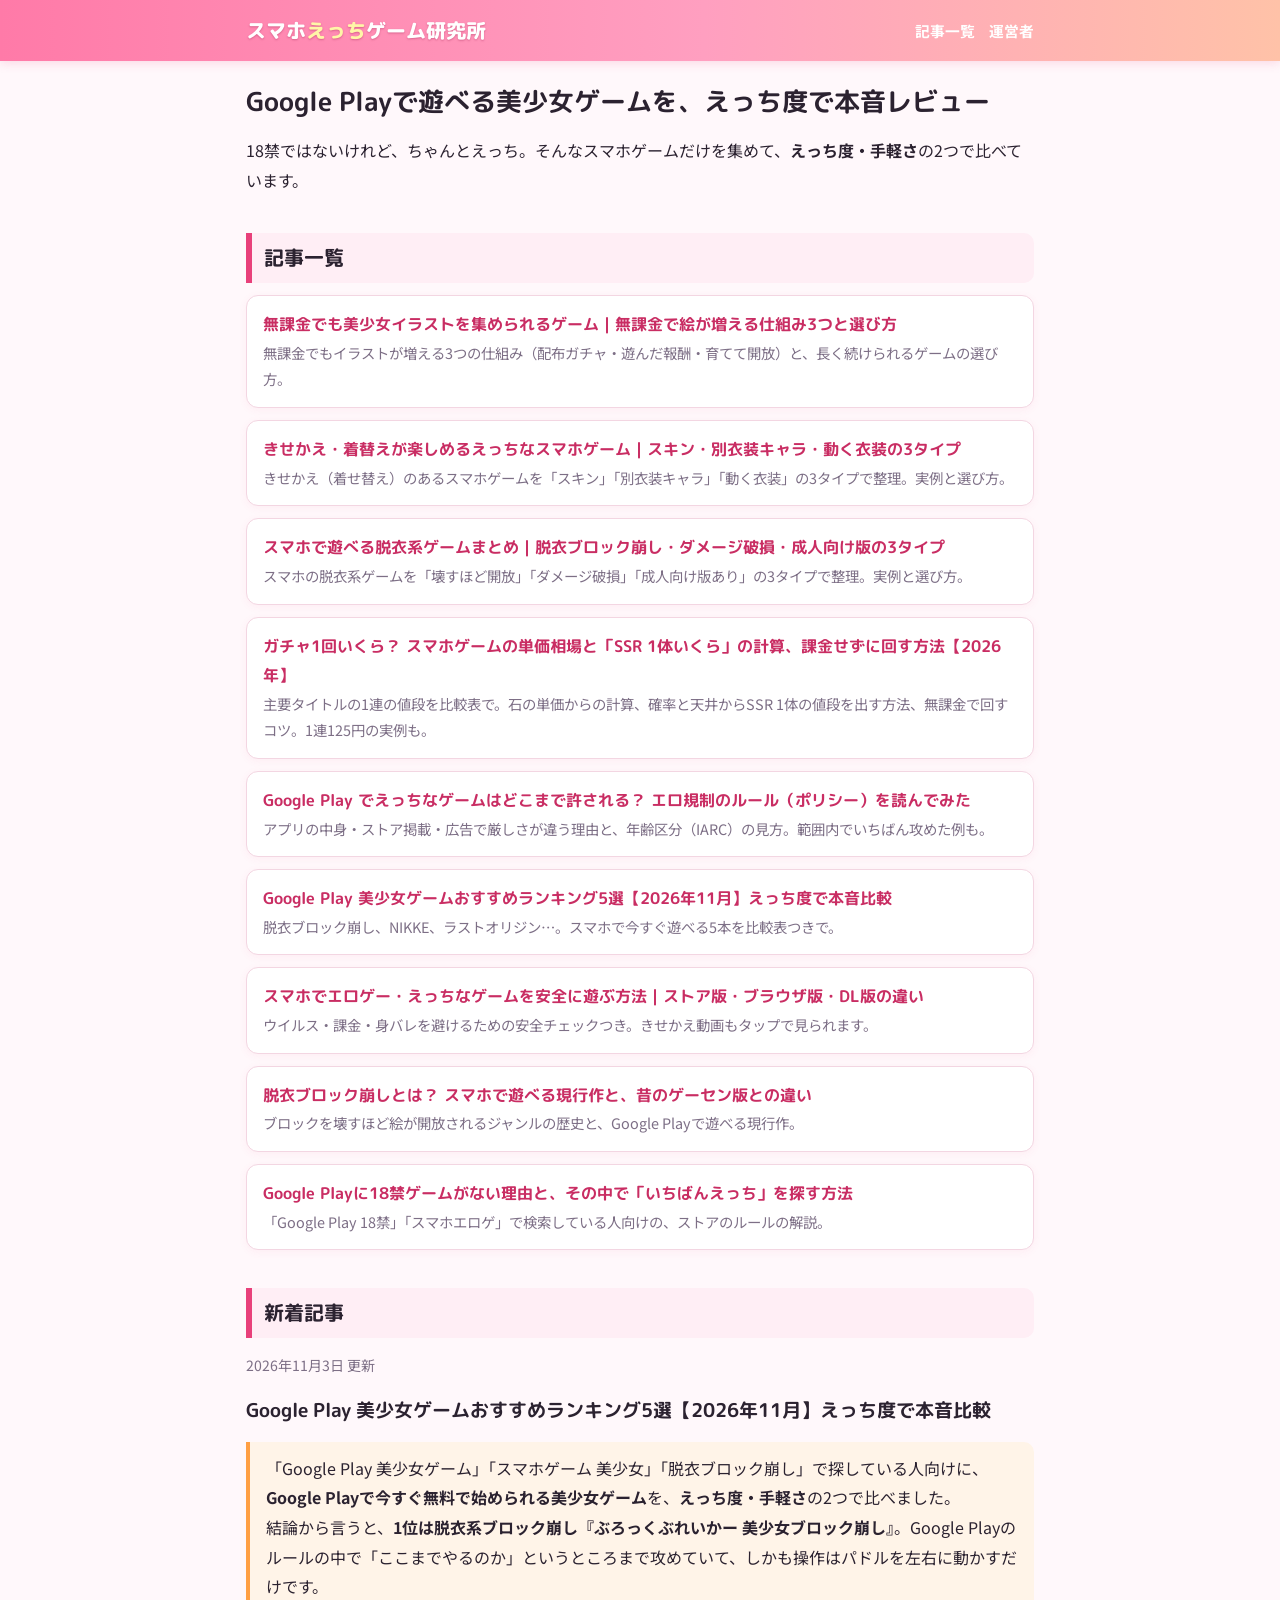
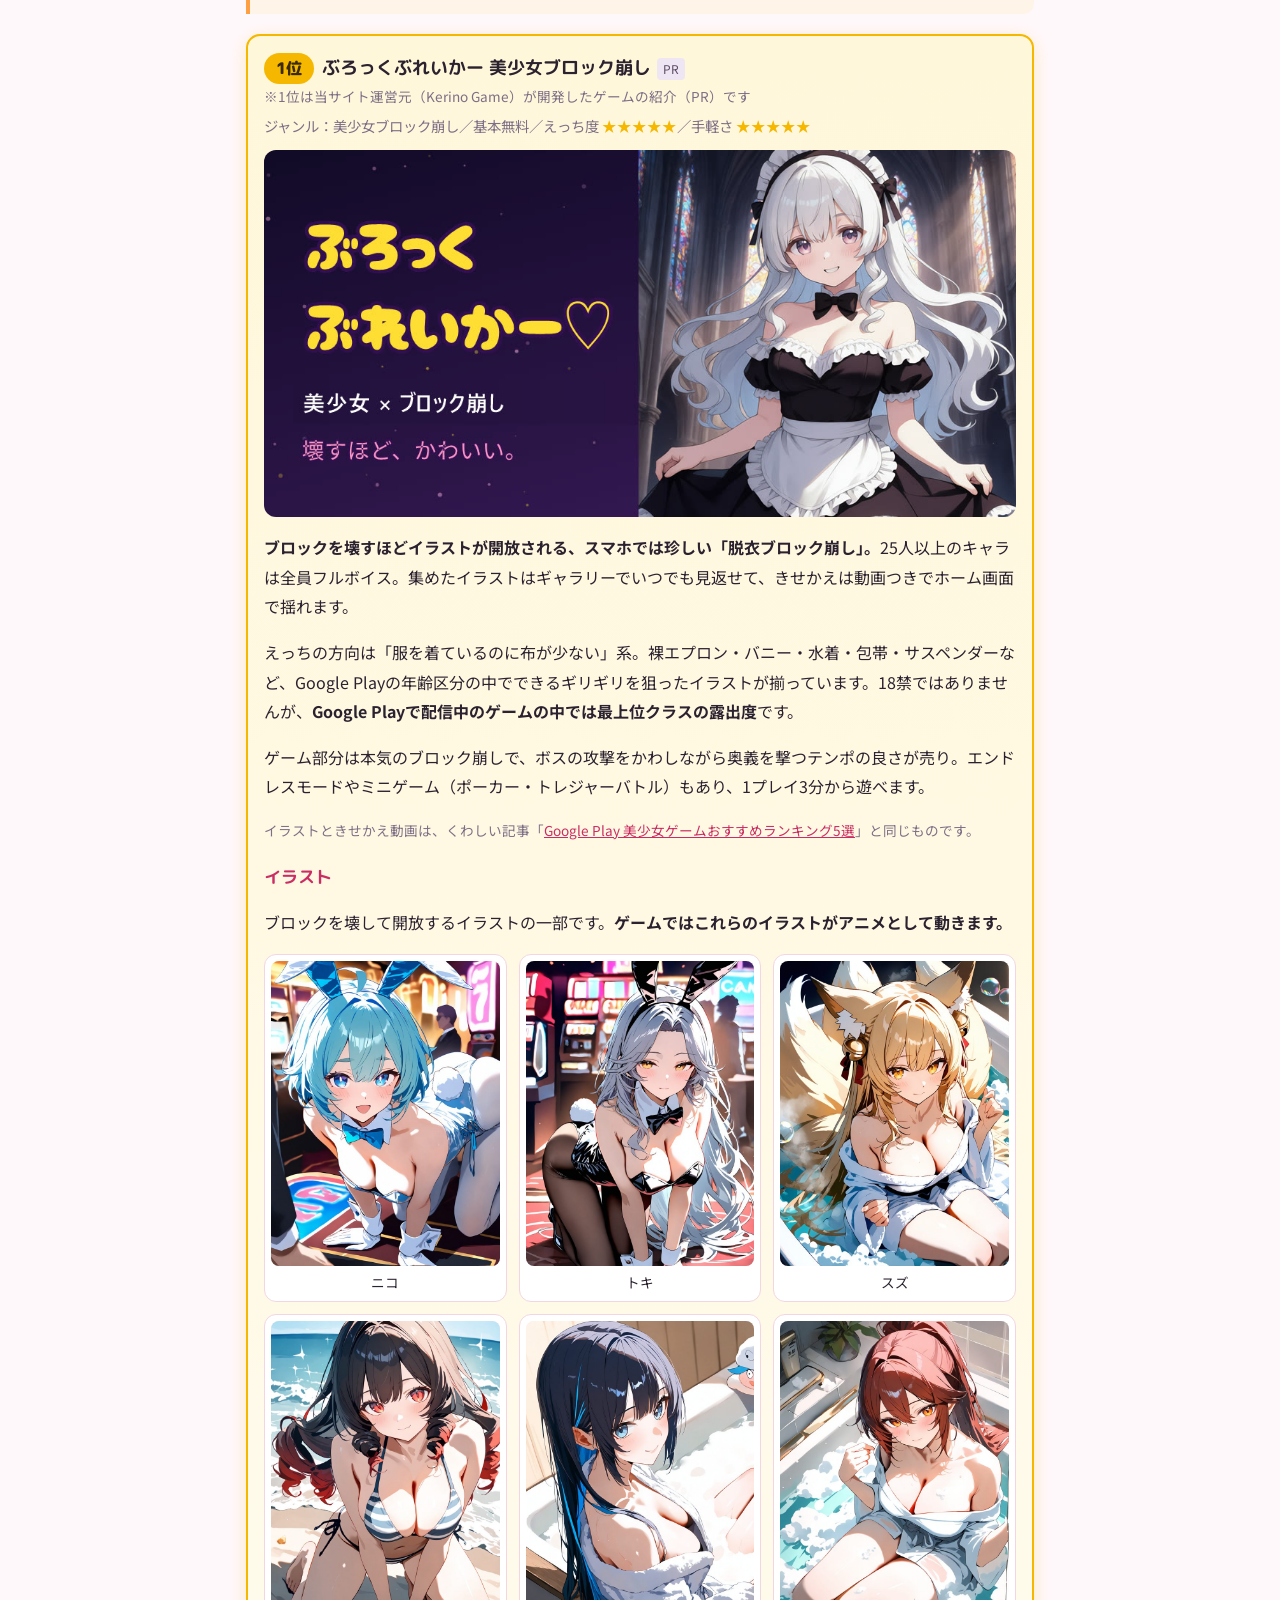
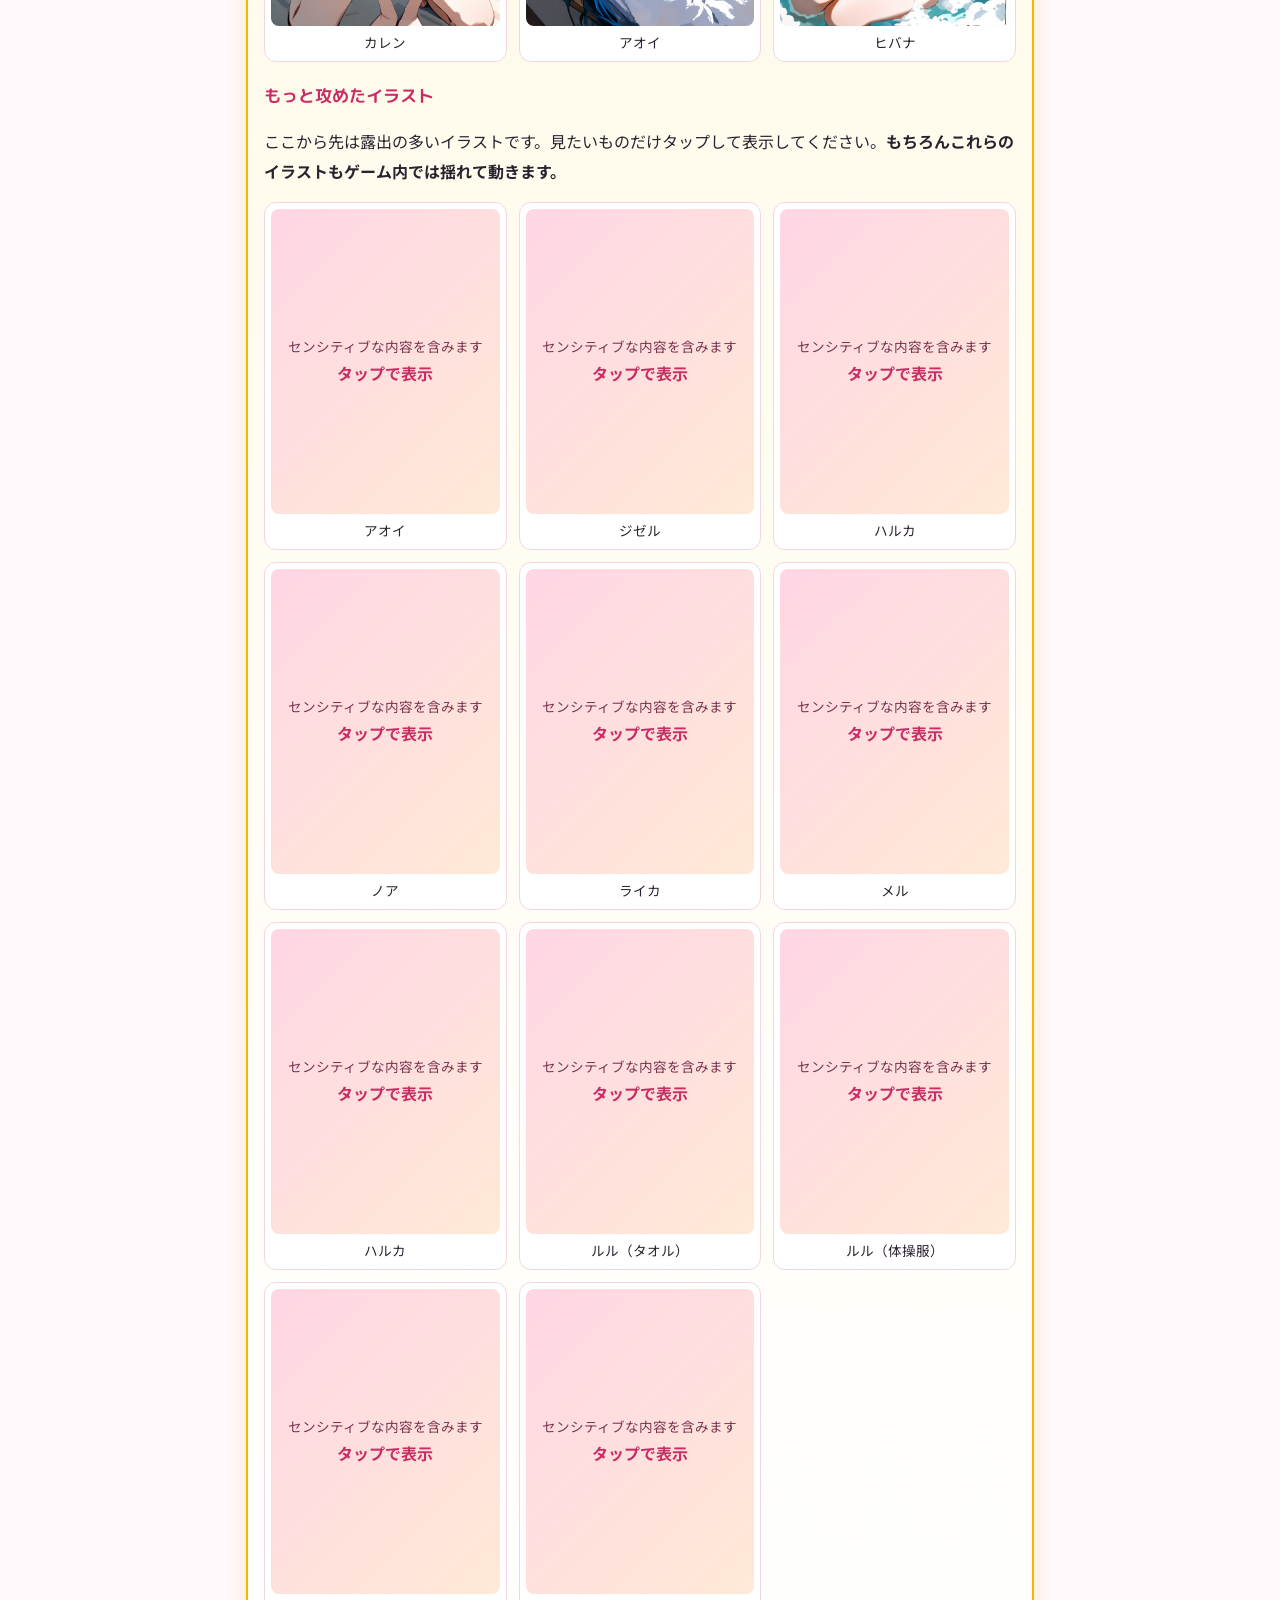
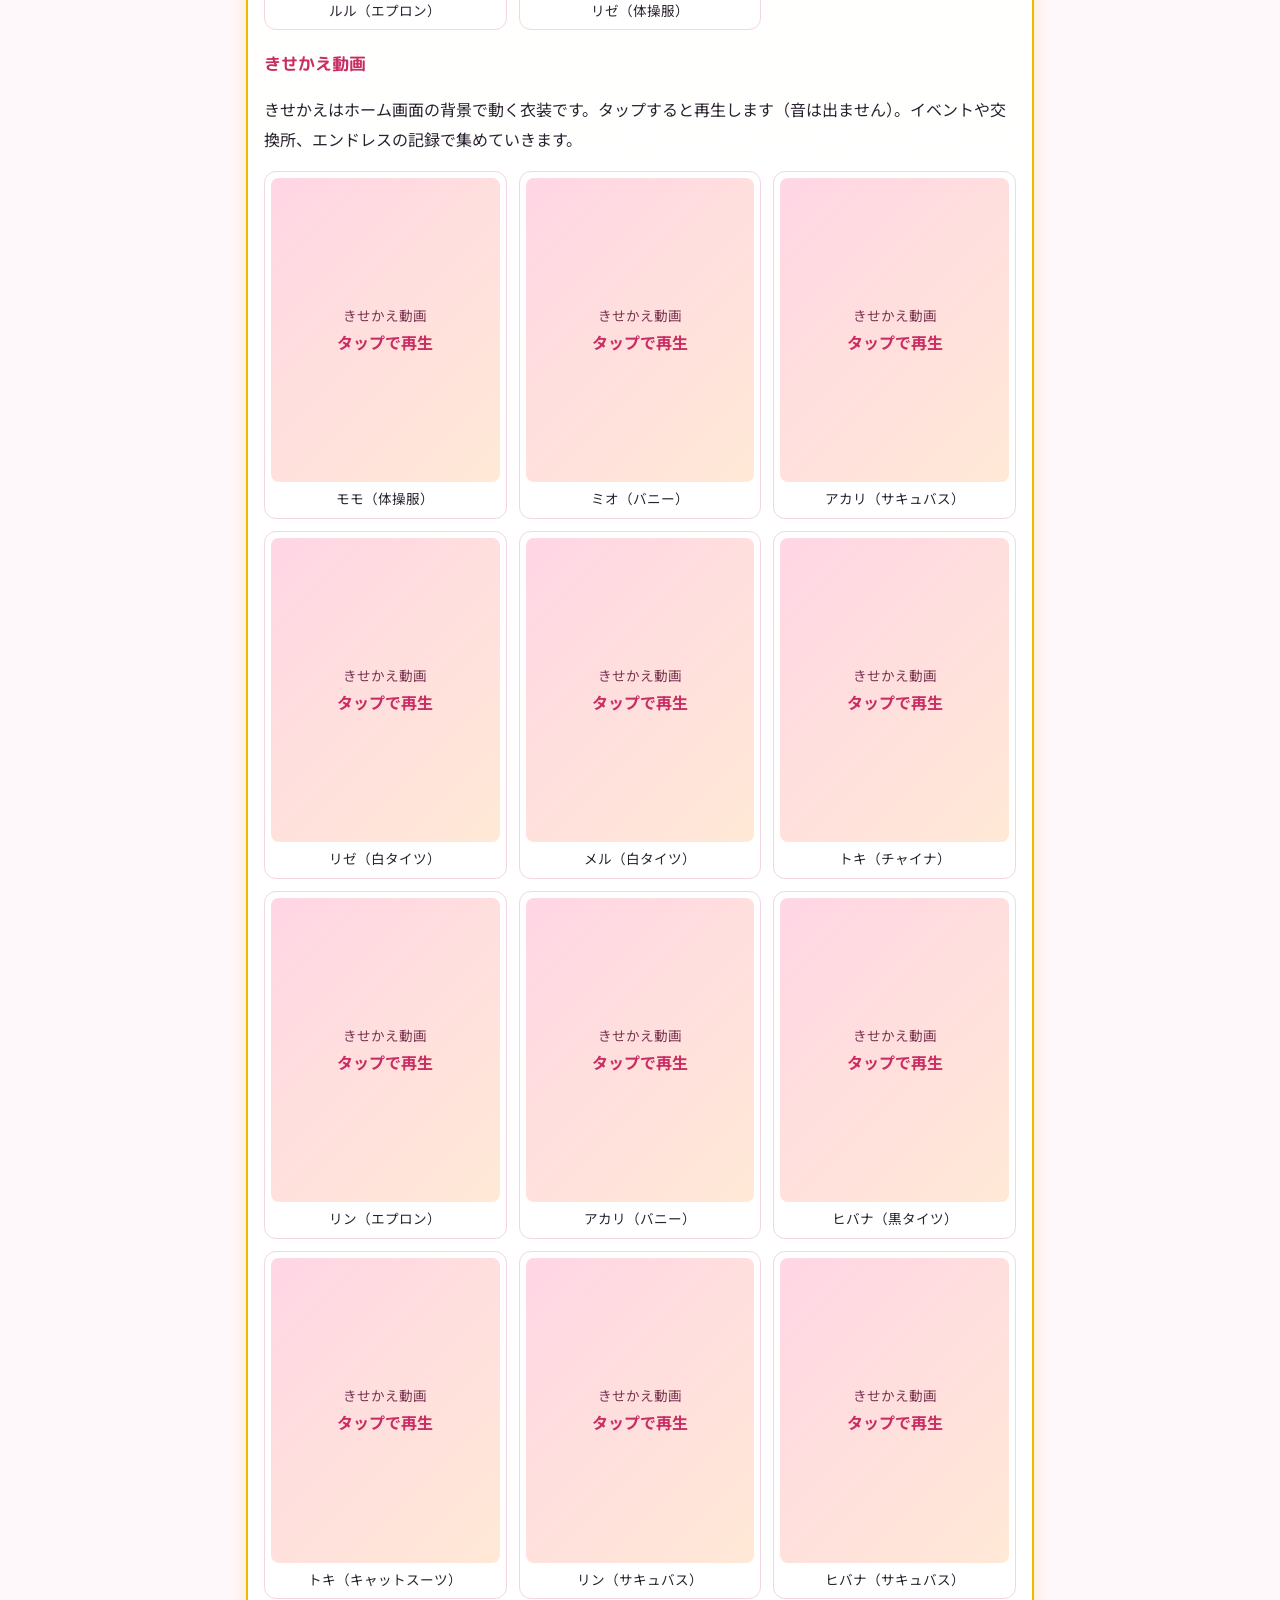
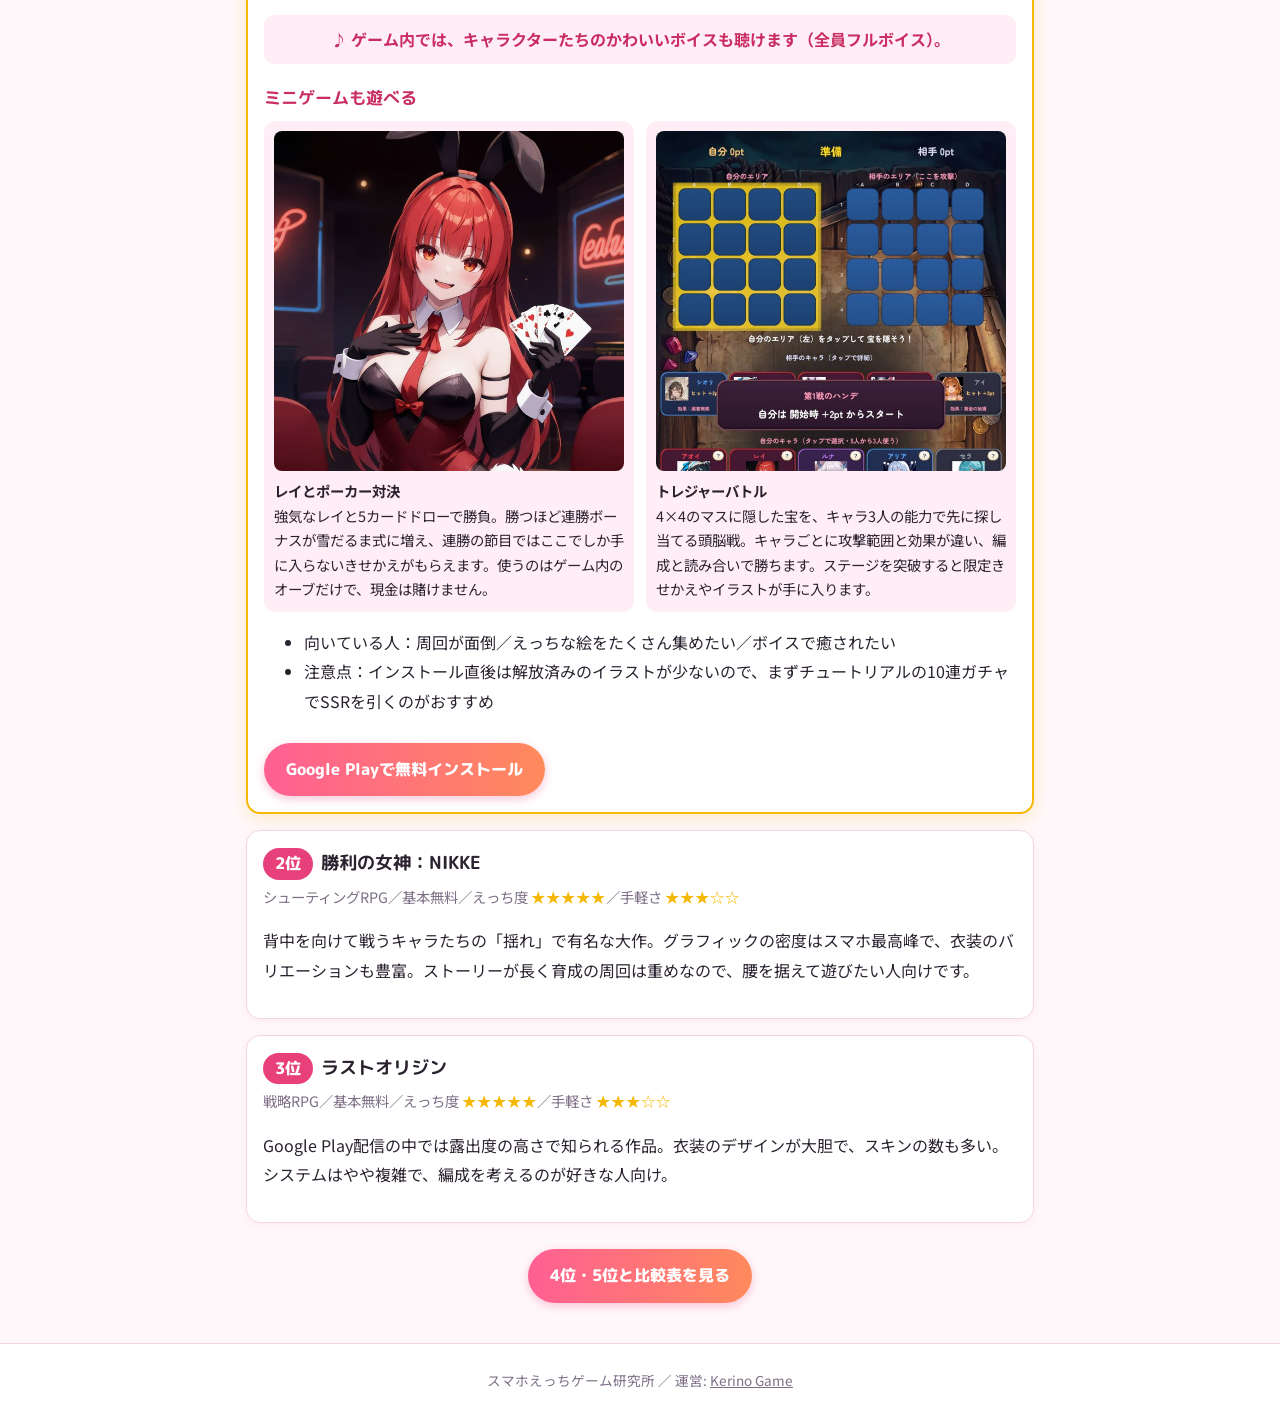
<file: index.html>
<!DOCTYPE html>
<html lang="ja">
<head>
<meta name="google-site-verification" content="uFmAhT1BtxSISixo9vFhw_oFnnRUsoH3mycrjGw6KRs" />
<meta charset="UTF-8">
<meta name="viewport" content="width=device-width, initial-scale=1.0">
<title>スマホえっちゲーム研究所｜Google Playで遊べる美少女ゲームのレビューとランキング</title>
<meta name="description" content="Google Playで遊べる美少女ゲームを、えっち度・手軽さで本音レビュー。脱衣ブロック崩しから大作RPGまで、スマホで今すぐ遊べるゲームを紹介します。">
<link rel="canonical" href="https://ecchi-game-lab.com/">
<meta property="og:type" content="website">
<meta property="og:site_name" content="スマホえっちゲーム研究所">
<meta property="og:title" content="スマホえっちゲーム研究所｜Google Playで遊べる美少女ゲームのレビュー">
<meta property="og:description" content="Google Playで遊べる美少女ゲームをえっち度で本音レビュー。">
<meta property="og:url" content="https://ecchi-game-lab.com/">
<meta property="og:image" content="https://ecchi-game-lab.com/assets/blockbreaker_banner.jpg">
<link href="https://fonts.googleapis.com/css2?family=M+PLUS+Rounded+1c:wght@700;800&family=Noto+Sans+JP:wght@400;700&display=swap" rel="stylesheet">
<link rel="stylesheet" href="assets/style.css">
</head>
<body>
<header class="site"><div class="wrap"><a class="logo" href="./">スマホ<span>えっち</span>ゲーム研究所</a><nav class="main"><a href="./">記事一覧</a><a href="about.html">運営者</a></nav></div></header>
<main class="wrap">
<h1>Google Playで遊べる美少女ゲームを、えっち度で本音レビュー</h1>
<p>18禁ではないけれど、ちゃんとえっち。そんなスマホゲームだけを集めて、<strong>えっち度・手軽さ</strong>の2つで比べています。</p>

<h2>記事一覧</h2>
<div class="list">
<a class="item" href="bishoujo-game-free.html"><div class="t">無課金でも美少女イラストを集められるゲーム｜無課金で絵が増える仕組み3つと選び方</div><div class="d">無課金でもイラストが増える3つの仕組み（配布ガチャ・遊んだ報酬・育てて開放）と、長く続けられるゲームの選び方。</div></a>
<a class="item" href="kisekae-game-ecchi.html"><div class="t">きせかえ・着替えが楽しめるえっちなスマホゲーム｜スキン・別衣装キャラ・動く衣装の3タイプ</div><div class="d">きせかえ（着せ替え）のあるスマホゲームを「スキン」「別衣装キャラ」「動く衣装」の3タイプで整理。実例と選び方。</div></a>
<a class="item" href="datsui-game-smartphone.html"><div class="t">スマホで遊べる脱衣系ゲームまとめ｜脱衣ブロック崩し・ダメージ破損・成人向け版の3タイプ</div><div class="d">スマホの脱衣系ゲームを「壊すほど開放」「ダメージ破損」「成人向け版あり」の3タイプで整理。実例と選び方。</div></a>
<a class="item" href="gacha-price-per-pull.html"><div class="t">ガチャ1回いくら？ スマホゲームの単価相場と「SSR 1体いくら」の計算、課金せずに回す方法【2026年】</div><div class="d">主要タイトルの1連の値段を比較表で。石の単価からの計算、確率と天井からSSR 1体の値段を出す方法、無課金で回すコツ。1連125円の実例も。</div></a>
<a class="item" href="google-play-ecchi-rules.html"><div class="t">Google Play でえっちなゲームはどこまで許される？ エロ規制のルール（ポリシー）を読んでみた</div><div class="d">アプリの中身・ストア掲載・広告で厳しさが違う理由と、年齢区分（IARC）の見方。範囲内でいちばん攻めた例も。</div></a>
<a class="item" href="ranking-google-play-bishoujo.html"><div class="t">Google Play 美少女ゲームおすすめランキング5選【2026年11月】えっち度で本音比較</div><div class="d">脱衣ブロック崩し、NIKKE、ラストオリジン…。スマホで今すぐ遊べる5本を比較表つきで。</div></a>
<a class="item" href="smartphone-ecchi-game-safe.html"><div class="t">スマホでエロゲー・えっちなゲームを安全に遊ぶ方法｜ストア版・ブラウザ版・DL版の違い</div><div class="d">ウイルス・課金・身バレを避けるための安全チェックつき。きせかえ動画もタップで見られます。</div></a>
<a class="item" href="datsui-block-kuzushi.html"><div class="t">脱衣ブロック崩しとは？ スマホで遊べる現行作と、昔のゲーセン版との違い</div><div class="d">ブロックを壊すほど絵が開放されるジャンルの歴史と、Google Playで遊べる現行作。</div></a>
<a class="item" href="no-r18-on-google-play.html"><div class="t">Google Playに18禁ゲームがない理由と、その中で「いちばんえっち」を探す方法</div><div class="d">「Google Play 18禁」「スマホエロゲ」で検索している人向けの、ストアのルールの解説。</div></a>
</div>

<h2>新着記事</h2>
<section class="latest">
<p class="date">2026年11月3日 更新</p>
<h3 class="latest-t"><a href="ranking-google-play-bishoujo.html">Google Play 美少女ゲームおすすめランキング5選【2026年11月】えっち度で本音比較</a></h3>
<div class="lead">
「Google Play 美少女ゲーム」「スマホゲーム 美少女」「脱衣ブロック崩し」で探している人向けに、<strong>Google Playで今すぐ無料で始められる美少女ゲーム</strong>を、<strong>えっち度・手軽さ</strong>の2つで比べました。<br>
結論から言うと、<strong>1位は脱衣系ブロック崩し『ぶろっくぶれいかー 美少女ブロック崩し』</strong>。Google Playのルールの中で「ここまでやるのか」というところまで攻めていて、しかも操作はパドルを左右に動かすだけです。
</div>
<article class="card top">
<span class="badge">1位</span><h3 style="display:inline">ぶろっくぶれいかー 美少女ブロック崩し</h3><span class="tag">PR</span><div class="small">※1位は当サイト運営元（Kerino Game）が開発したゲームの紹介（PR）です</div>
<div class="meta">ジャンル：美少女ブロック崩し／基本無料／えっち度 <span class="stars">★★★★★</span>／手軽さ <span class="stars">★★★★★</span></div>
<div class="hero"><a href="https://play.google.com/store/apps/details?id=com.kerinogame.gachablockbreaker" rel="sponsored noopener"><img src="assets/blockbreaker_banner.jpg" alt="ぶろっくぶれいかー 美少女ブロック崩し" loading="lazy"></a></div>
<p><strong>ブロックを壊すほどイラストが開放される、スマホでは珍しい「脱衣ブロック崩し」。</strong>25人以上のキャラは全員フルボイス。集めたイラストはギャラリーでいつでも見返せて、きせかえは動画つきでホーム画面で揺れます。</p>
<p>えっちの方向は「服を着ているのに布が少ない」系。裸エプロン・バニー・水着・包帯・サスペンダーなど、Google Playの年齢区分の中でできるギリギリを狙ったイラストが揃っています。18禁ではありませんが、<strong>Google Playで配信中のゲームの中では最上位クラスの露出度</strong>です。</p>
<p>ゲーム部分は本気のブロック崩しで、ボスの攻撃をかわしながら奥義を撃つテンポの良さが売り。エンドレスモードやミニゲーム（ポーカー・トレジャーバトル）もあり、1プレイ3分から遊べます。</p>
<div id="gallery" class="gal-in">
<p class="small">イラストときせかえ動画は、くわしい記事「<a href="ranking-google-play-bishoujo.html#gallery">Google Play 美少女ゲームおすすめランキング5選</a>」と同じものです。</p>
<h4 class="mini-h">イラスト</h4>
<p>ブロックを壊して開放するイラストの一部です。<strong>ゲームではこれらのイラストがアニメとして動きます。</strong></p>
<div class="gallery">
<figure class="g"><img src="assets/media/i25.jpg" alt="ニコ" loading="lazy"><figcaption>ニコ</figcaption></figure>
<figure class="g"><img src="assets/media/i41.jpg" alt="トキ" loading="lazy"><figcaption>トキ</figcaption></figure>
<figure class="g"><img src="assets/media/i39.jpg" alt="スズ" loading="lazy"><figcaption>スズ</figcaption></figure>
<figure class="g"><img src="assets/media/i14.jpg" alt="カレン" loading="lazy"><figcaption>カレン</figcaption></figure>
<figure class="g"><img src="assets/media/i04.jpg" alt="アオイ" loading="lazy"><figcaption>アオイ</figcaption></figure>
<figure class="g"><img src="assets/media/i12.jpg" alt="ヒバナ" loading="lazy"><figcaption>ヒバナ</figcaption></figure>
</div>

<h4 class="mini-h">もっと攻めたイラスト</h4>
<p>ここから先は露出の多いイラストです。見たいものだけタップして表示してください。<strong>もちろんこれらのイラストもゲーム内では揺れて動きます。</strong></p>
<div class="gallery">
<figure class="g tap"><button type="button" class="reveal" data-src="assets/sensitive/f02.jpg" data-cap="アオイ"><span>センシティブな内容を含みます<br><b>タップで表示</b></span></button><figcaption>アオイ</figcaption></figure>
<figure class="g tap"><button type="button" class="reveal" data-src="assets/sensitive/f03.jpg" data-cap="ジゼル"><span>センシティブな内容を含みます<br><b>タップで表示</b></span></button><figcaption>ジゼル</figcaption></figure>
<figure class="g tap"><button type="button" class="reveal" data-src="assets/sensitive/f04.jpg" data-cap="ハルカ"><span>センシティブな内容を含みます<br><b>タップで表示</b></span></button><figcaption>ハルカ</figcaption></figure>
<figure class="g tap"><button type="button" class="reveal" data-src="assets/sensitive/f08.jpg" data-cap="ノア"><span>センシティブな内容を含みます<br><b>タップで表示</b></span></button><figcaption>ノア</figcaption></figure>
<figure class="g tap"><button type="button" class="reveal" data-src="assets/sensitive/f09.jpg" data-cap="ライカ"><span>センシティブな内容を含みます<br><b>タップで表示</b></span></button><figcaption>ライカ</figcaption></figure>
<figure class="g tap"><button type="button" class="reveal" data-src="assets/sensitive/i20.jpg" data-cap="メル"><span>センシティブな内容を含みます<br><b>タップで表示</b></span></button><figcaption>メル</figcaption></figure>
<figure class="g tap"><button type="button" class="reveal" data-src="assets/sensitive/i11.jpg" data-cap="ハルカ"><span>センシティブな内容を含みます<br><b>タップで表示</b></span></button><figcaption>ハルカ</figcaption></figure>
<figure class="g tap"><button type="button" class="reveal" data-src="assets/sensitive/x1.jpg" data-cap="ルル（タオル）"><span>センシティブな内容を含みます<br><b>タップで表示</b></span></button><figcaption>ルル（タオル）</figcaption></figure>
<figure class="g tap"><button type="button" class="reveal" data-src="assets/sensitive/x2.jpg" data-cap="ルル（体操服）"><span>センシティブな内容を含みます<br><b>タップで表示</b></span></button><figcaption>ルル（体操服）</figcaption></figure>
<figure class="g tap"><button type="button" class="reveal" data-src="assets/sensitive/x3.jpg" data-cap="ルル（エプロン）"><span>センシティブな内容を含みます<br><b>タップで表示</b></span></button><figcaption>ルル（エプロン）</figcaption></figure>
<figure class="g tap"><button type="button" class="reveal" data-src="assets/sensitive/x4.jpg" data-cap="リゼ（体操服）"><span>センシティブな内容を含みます<br><b>タップで表示</b></span></button><figcaption>リゼ（体操服）</figcaption></figure>
</div>

<h4 class="mini-h">きせかえ動画</h4>
<p>きせかえはホーム画面の背景で動く衣装です。タップすると再生します（音は出ません）。イベントや交換所、エンドレスの記録で集めていきます。</p>
<div class="gallery">
<figure class="g tap"><button type="button" class="reveal" data-video="assets/sensitive/k01.mp4" data-cap="モモ（体操服）"><span>きせかえ動画<br><b>タップで再生</b></span></button><figcaption>モモ（体操服）</figcaption></figure>
<figure class="g tap"><button type="button" class="reveal" data-video="assets/sensitive/k02.mp4" data-cap="ミオ（バニー）"><span>きせかえ動画<br><b>タップで再生</b></span></button><figcaption>ミオ（バニー）</figcaption></figure>
<figure class="g tap"><button type="button" class="reveal" data-video="assets/sensitive/k03.mp4" data-cap="アカリ（サキュバス）"><span>きせかえ動画<br><b>タップで再生</b></span></button><figcaption>アカリ（サキュバス）</figcaption></figure>
<figure class="g tap"><button type="button" class="reveal" data-video="assets/sensitive/k04.mp4" data-cap="リゼ（白タイツ）"><span>きせかえ動画<br><b>タップで再生</b></span></button><figcaption>リゼ（白タイツ）</figcaption></figure>
<figure class="g tap"><button type="button" class="reveal" data-video="assets/sensitive/k05.mp4" data-cap="メル（白タイツ）"><span>きせかえ動画<br><b>タップで再生</b></span></button><figcaption>メル（白タイツ）</figcaption></figure>
<figure class="g tap"><button type="button" class="reveal" data-video="assets/sensitive/k06.mp4" data-cap="トキ（チャイナ）"><span>きせかえ動画<br><b>タップで再生</b></span></button><figcaption>トキ（チャイナ）</figcaption></figure>
<figure class="g tap"><button type="button" class="reveal" data-video="assets/sensitive/k07.mp4" data-cap="リン（エプロン）"><span>きせかえ動画<br><b>タップで再生</b></span></button><figcaption>リン（エプロン）</figcaption></figure>
<figure class="g tap"><button type="button" class="reveal" data-video="assets/sensitive/k08.mp4" data-cap="アカリ（バニー）"><span>きせかえ動画<br><b>タップで再生</b></span></button><figcaption>アカリ（バニー）</figcaption></figure>
<figure class="g tap"><button type="button" class="reveal" data-video="assets/sensitive/k09.mp4" data-cap="ヒバナ（黒タイツ）"><span>きせかえ動画<br><b>タップで再生</b></span></button><figcaption>ヒバナ（黒タイツ）</figcaption></figure>
<figure class="g tap"><button type="button" class="reveal" data-video="assets/sensitive/k10.mp4" data-cap="トキ（キャットスーツ）"><span>きせかえ動画<br><b>タップで再生</b></span></button><figcaption>トキ（キャットスーツ）</figcaption></figure>
<figure class="g tap"><button type="button" class="reveal" data-video="assets/sensitive/k11.mp4" data-cap="リン（サキュバス）"><span>きせかえ動画<br><b>タップで再生</b></span></button><figcaption>リン（サキュバス）</figcaption></figure>
<figure class="g tap"><button type="button" class="reveal" data-video="assets/sensitive/k12.mp4" data-cap="ヒバナ（サキュバス）"><span>きせかえ動画<br><b>タップで再生</b></span></button><figcaption>ヒバナ（サキュバス）</figcaption></figure>
</div>
<p class="voice">♪ ゲーム内では、キャラクターたちのかわいいボイスも聴けます（全員フルボイス）。</p>
</div>
<h4 class="mini-h">ミニゲームも遊べる</h4>
<div class="mini">
<figure><img src="assets/poker_rei.jpg" alt="レイとポーカー対決" loading="lazy"><figcaption><b>レイとポーカー対決</b><br>強気なレイと5カードドローで勝負。勝つほど連勝ボーナスが雪だるま式に増え、連勝の節目ではここでしか手に入らないきせかえがもらえます。使うのはゲーム内のオーブだけで、現金は賭けません。</figcaption></figure>
<figure><img src="assets/treasure_battle.jpg" alt="トレジャーバトルの対戦画面" loading="lazy"><figcaption><b>トレジャーバトル</b><br>4×4のマスに隠した宝を、キャラ3人の能力で先に探し当てる頭脳戦。キャラごとに攻撃範囲と効果が違い、編成と読み合いで勝ちます。ステージを突破すると限定きせかえやイラストが手に入ります。</figcaption></figure>
</div>
<ul>
<li>向いている人：周回が面倒／えっちな絵をたくさん集めたい／ボイスで癒されたい</li>
<li>注意点：インストール直後は解放済みのイラストが少ないので、まずチュートリアルの10連ガチャでSSRを引くのがおすすめ</li>
</ul>
<a class="btn" href="https://play.google.com/store/apps/details?id=com.kerinogame.gachablockbreaker" rel="sponsored noopener">Google Playで無料インストール</a>
</article>
<article class="card"><span class="badge">2位</span><h3 style="display:inline">勝利の女神：NIKKE</h3>
<div class="meta">シューティングRPG／基本無料／えっち度 <span class="stars">★★★★★</span>／手軽さ <span class="stars">★★★☆☆</span></div>
<p>背中を向けて戦うキャラたちの「揺れ」で有名な大作。グラフィックの密度はスマホ最高峰で、衣装のバリエーションも豊富。ストーリーが長く育成の周回は重めなので、腰を据えて遊びたい人向けです。</p></article>
<article class="card"><span class="badge">3位</span><h3 style="display:inline">ラストオリジン</h3>
<div class="meta">戦略RPG／基本無料／えっち度 <span class="stars">★★★★★</span>／手軽さ <span class="stars">★★★☆☆</span></div>
<p>Google Play配信の中では露出度の高さで知られる作品。衣装のデザインが大胆で、スキンの数も多い。システムはやや複雑で、編成を考えるのが好きな人向け。</p></article>
<p style="text-align:center"><a class="btn" href="ranking-google-play-bishoujo.html#rank">4位・5位と比較表を見る</a></p>
</section>
</main>
<footer class="site">スマホえっちゲーム研究所 ／ 運営: <a href="about.html">Kerino Game</a></footer>
<script src="assets/reveal.js"></script>
</body>
</html>
</file>
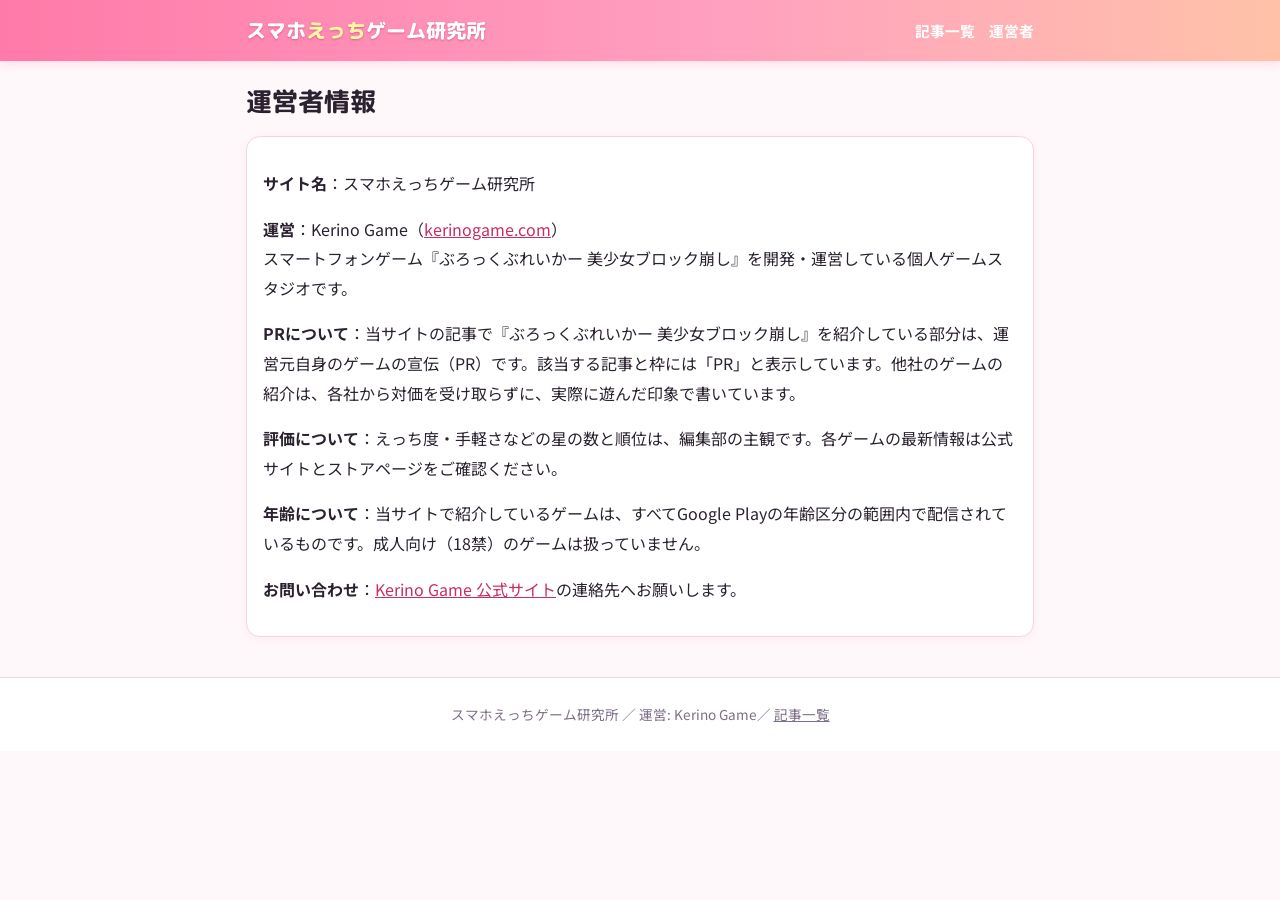
<file: about.html>
<!DOCTYPE html>
<html lang="ja">
<head>
<meta name="google-site-verification" content="uFmAhT1BtxSISixo9vFhw_oFnnRUsoH3mycrjGw6KRs" />
<meta charset="UTF-8">
<meta name="viewport" content="width=device-width, initial-scale=1.0">
<title>運営者情報｜スマホえっちゲーム研究所</title>
<meta name="description" content="スマホえっちゲーム研究所の運営者情報。当サイトはKerino Gameが運営しています。">
<link rel="canonical" href="https://ecchi-game-lab.com/about.html">
<link href="https://fonts.googleapis.com/css2?family=M+PLUS+Rounded+1c:wght@700;800&family=Noto+Sans+JP:wght@400;700&display=swap" rel="stylesheet">
<link rel="stylesheet" href="assets/style.css">
</head>
<body>
<header class="site"><div class="wrap"><a class="logo" href="./">スマホ<span>えっち</span>ゲーム研究所</a><nav class="main"><a href="./">記事一覧</a><a href="about.html">運営者</a></nav></div></header>
<main class="wrap">
<h1>運営者情報</h1>
<div class="card">
<p><strong>サイト名</strong>：スマホえっちゲーム研究所</p>
<p><strong>運営</strong>：Kerino Game（<a href="https://kerinogame.com/" rel="noopener">kerinogame.com</a>）<br>スマートフォンゲーム『ぶろっくぶれいかー 美少女ブロック崩し』を開発・運営している個人ゲームスタジオです。</p>
<p><strong>PRについて</strong>：当サイトの記事で『ぶろっくぶれいかー 美少女ブロック崩し』を紹介している部分は、運営元自身のゲームの宣伝（PR）です。該当する記事と枠には「PR」と表示しています。他社のゲームの紹介は、各社から対価を受け取らずに、実際に遊んだ印象で書いています。</p>
<p><strong>評価について</strong>：えっち度・手軽さなどの星の数と順位は、編集部の主観です。各ゲームの最新情報は公式サイトとストアページをご確認ください。</p>
<p><strong>年齢について</strong>：当サイトで紹介しているゲームは、すべてGoogle Playの年齢区分の範囲内で配信されているものです。成人向け（18禁）のゲームは扱っていません。</p>
<p><strong>お問い合わせ</strong>：<a href="https://kerinogame.com/" rel="noopener">Kerino Game 公式サイト</a>の連絡先へお願いします。</p>
</div>
</main>
<footer class="site">スマホえっちゲーム研究所 ／ 運営: Kerino Game／ <a href="./">記事一覧</a></footer>
</body>
</html>
</file>
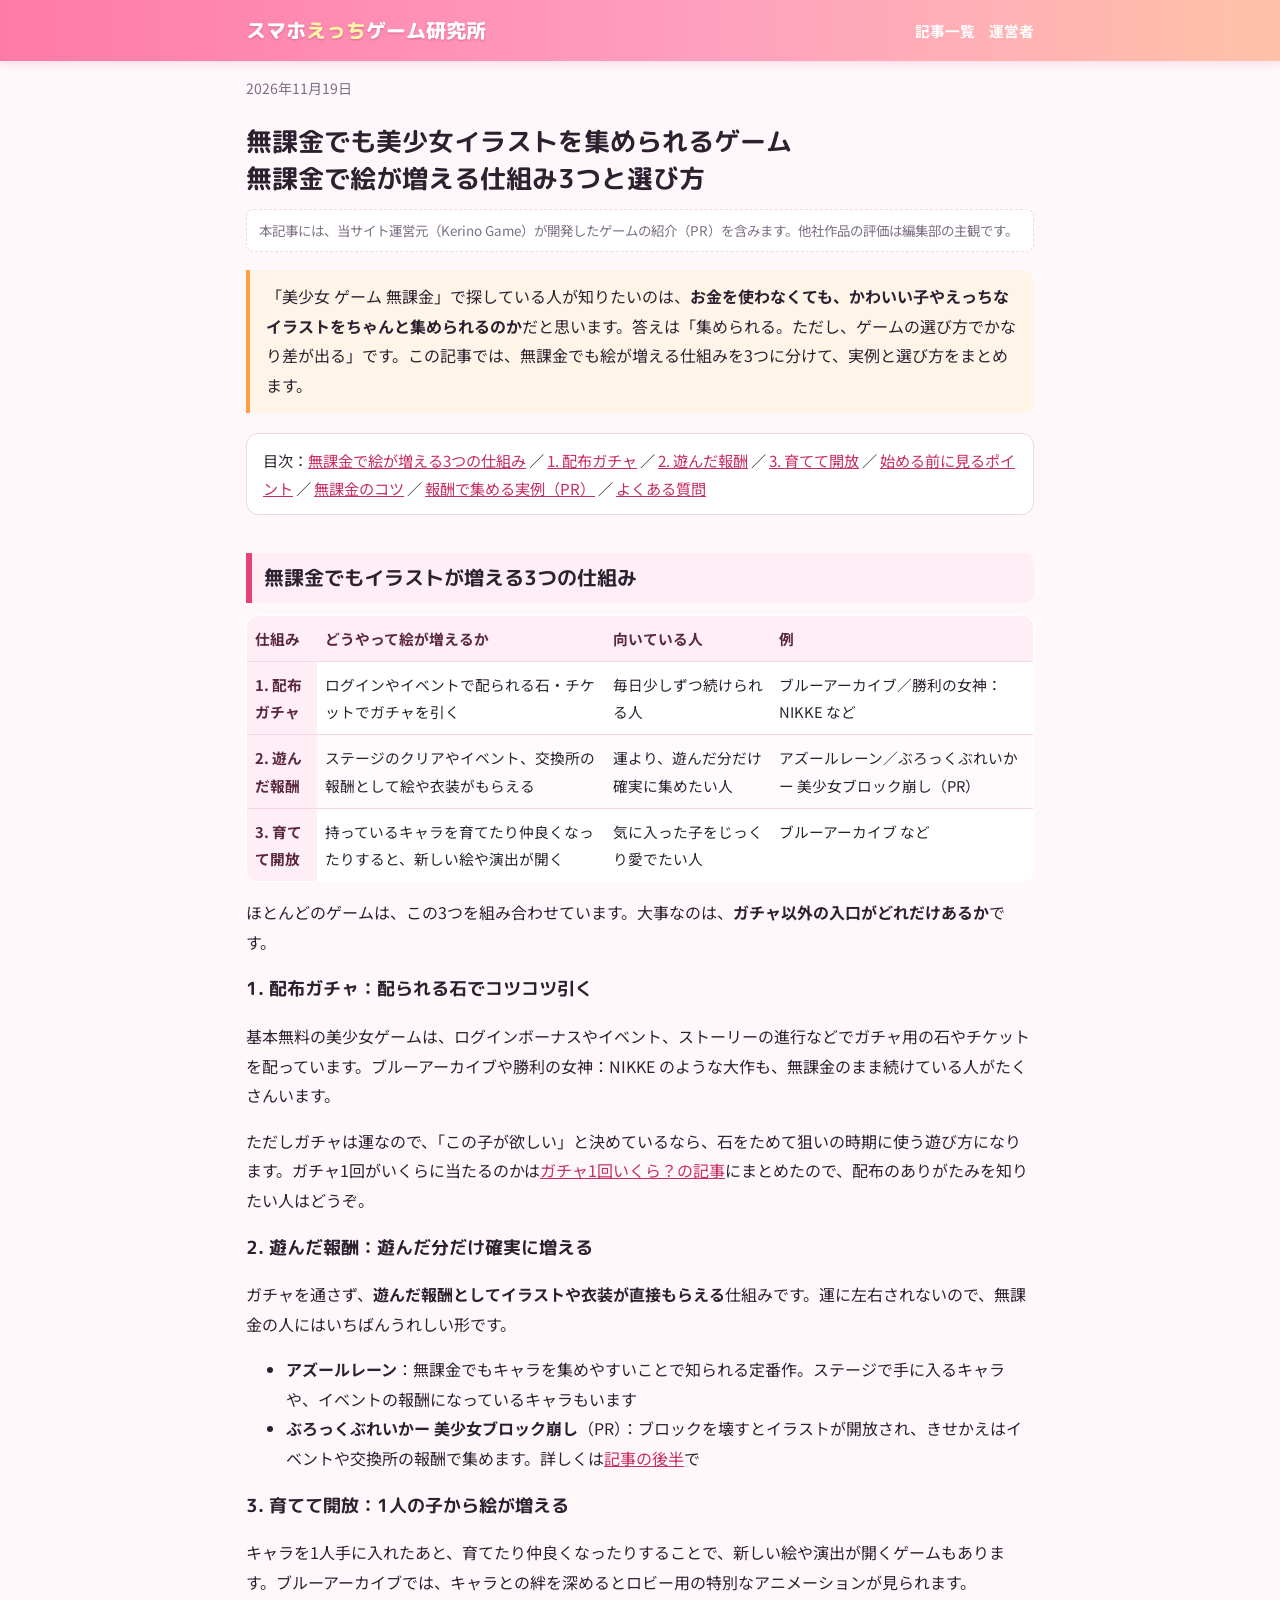
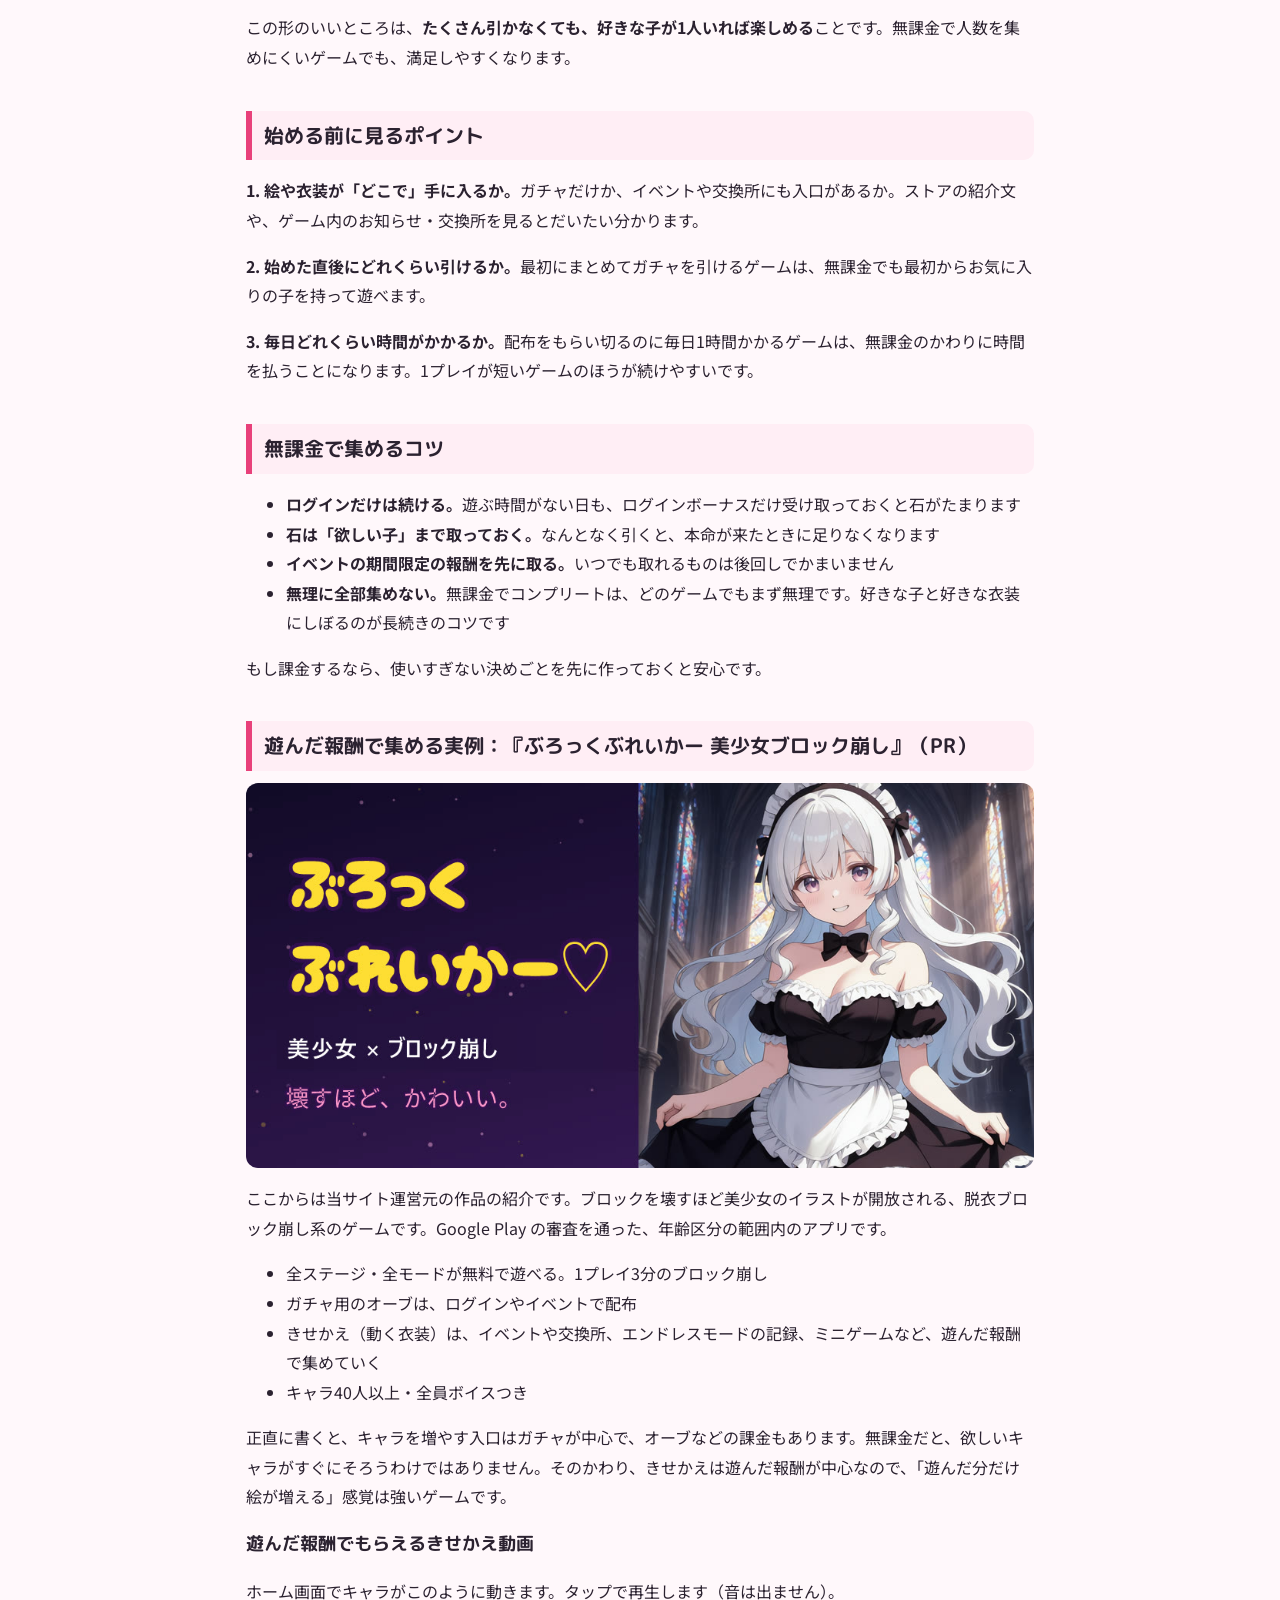
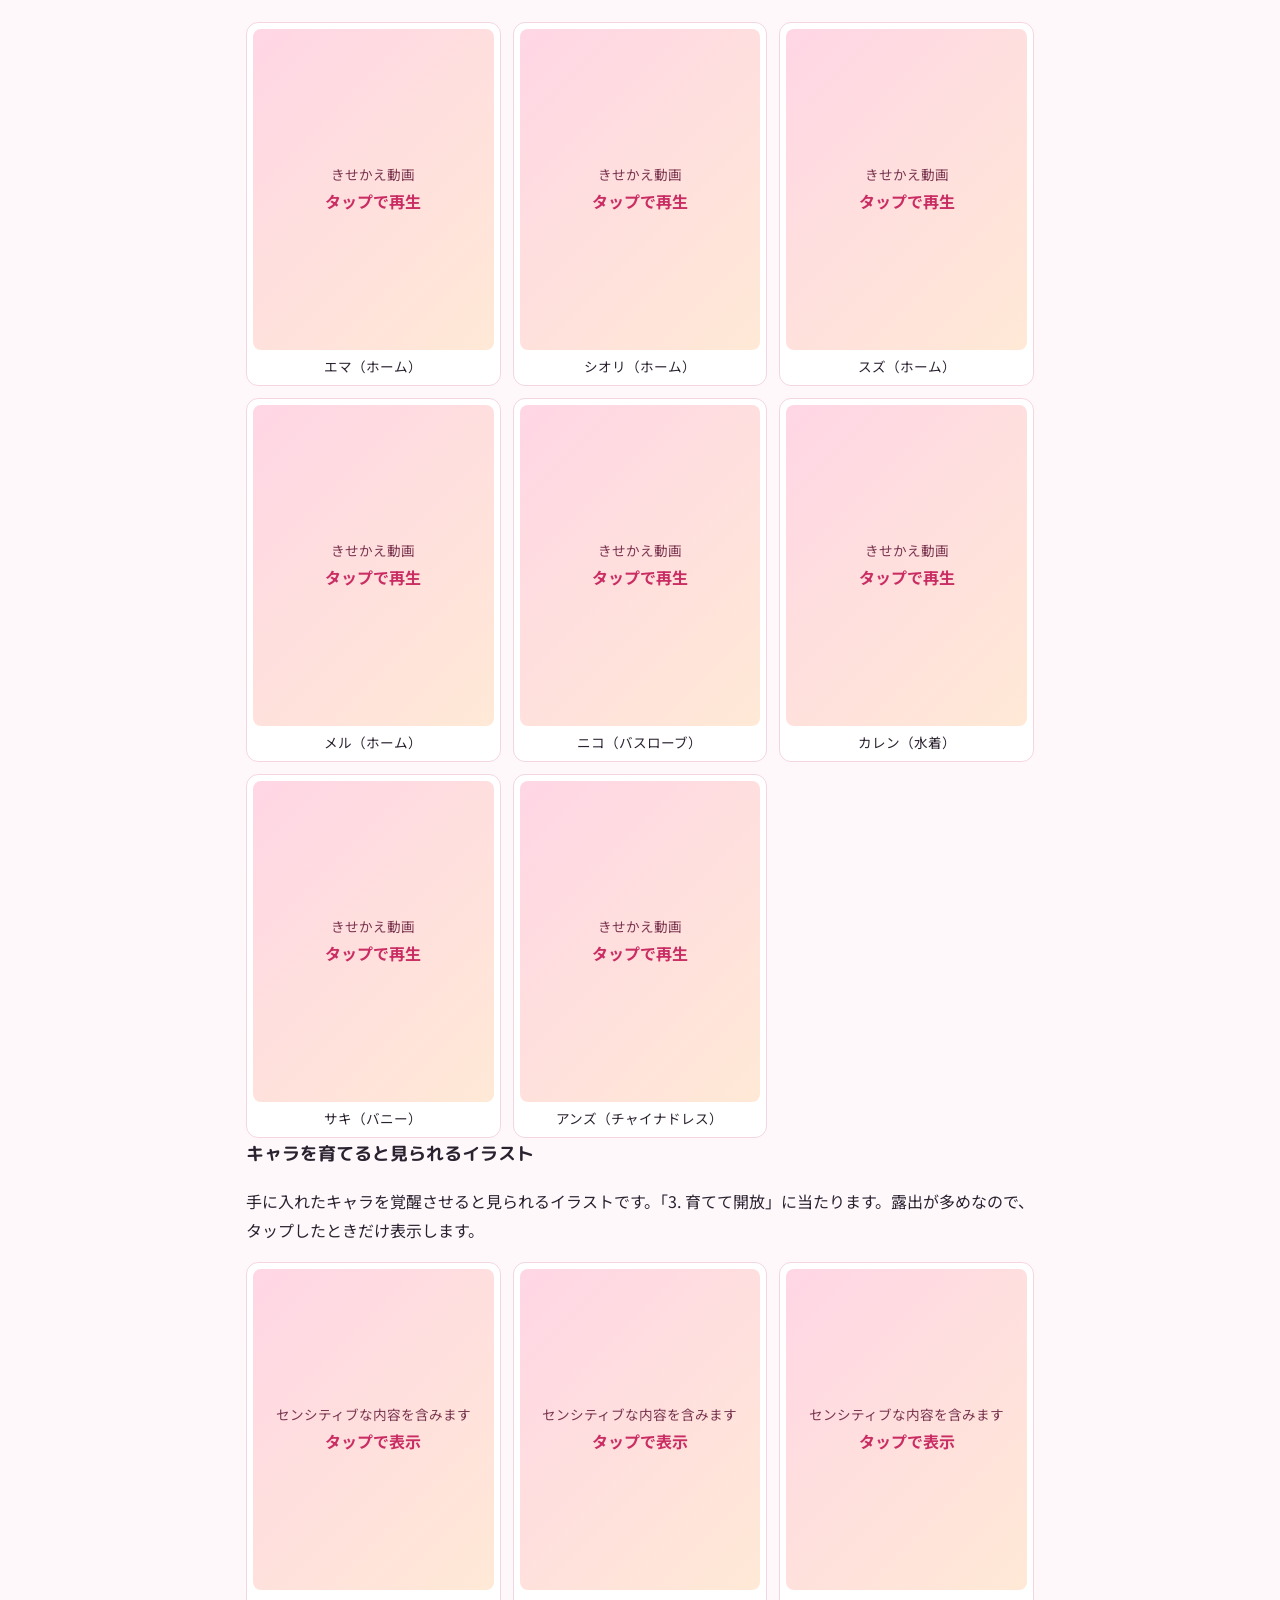
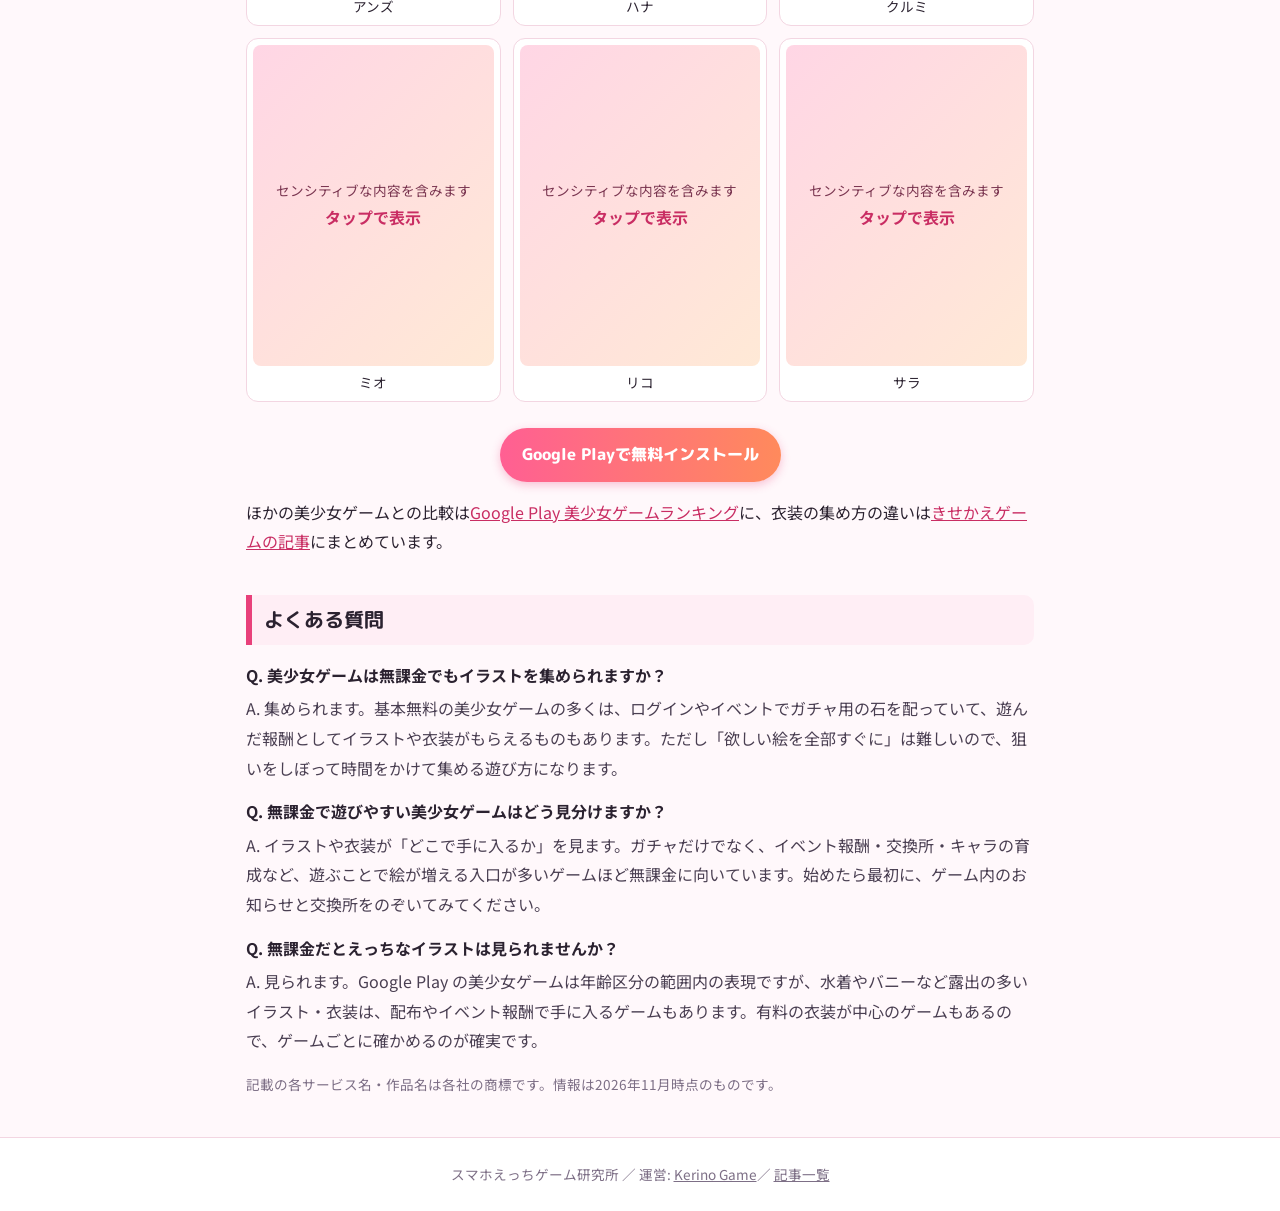
<file: bishoujo-game-free.html>
<!DOCTYPE html>
<html lang="ja">
<head>
<meta name="google-site-verification" content="uFmAhT1BtxSISixo9vFhw_oFnnRUsoH3mycrjGw6KRs" />
<meta charset="UTF-8">
<meta name="viewport" content="width=device-width, initial-scale=1.0">
<title>無課金でも美少女イラストを集められるゲーム｜無課金で絵が増える仕組み3つと選び方｜スマホえっちゲーム研究所</title>
<meta name="description" content="美少女ゲームを無課金で楽しみたい人向けに、無課金でもイラストが増える3つの仕組み（配布ガチャ・遊んだ報酬・キャラを育てて開放）を整理。アズールレーン、ブルーアーカイブ、NIKKEなどの実例と、始める前に見るポイント、無課金で集めるコツをまとめました。">
<link rel="canonical" href="https://ecchi-game-lab.com/bishoujo-game-free.html">
<meta property="og:type" content="article">
<meta property="og:site_name" content="スマホえっちゲーム研究所">
<meta property="og:title" content="無課金でも美少女イラストを集められるゲーム｜無課金で絵が増える仕組み3つと選び方">
<meta property="og:url" content="https://ecchi-game-lab.com/bishoujo-game-free.html">
<meta property="og:image" content="https://ecchi-game-lab.com/assets/blockbreaker_banner.jpg">
<link href="https://fonts.googleapis.com/css2?family=M+PLUS+Rounded+1c:wght@700;800&family=Noto+Sans+JP:wght@400;700&display=swap" rel="stylesheet">
<link rel="stylesheet" href="assets/style.css">
<script type="application/ld+json">
{"@context":"https://schema.org","@type":"FAQPage","mainEntity":[
{"@type":"Question","name":"美少女ゲームは無課金でもイラストを集められますか？","acceptedAnswer":{"@type":"Answer","text":"集められます。基本無料の美少女ゲームの多くは、ログインやイベントでガチャ用の石を配っていて、遊んだ報酬としてイラストや衣装がもらえるものもあります。ただし「欲しい絵を全部すぐに」は難しいので、狙いをしぼって時間をかけて集める遊び方になります。"}},
{"@type":"Question","name":"無課金で遊びやすい美少女ゲームはどう見分けますか？","acceptedAnswer":{"@type":"Answer","text":"イラストや衣装が「どこで手に入るか」を見ます。ガチャだけでなく、イベント報酬・交換所・キャラの育成など、遊ぶことで絵が増える入口が多いゲームほど無課金に向いています。始めたら最初に、ゲーム内のお知らせと交換所をのぞいてみてください。"}},
{"@type":"Question","name":"無課金だとえっちなイラストは見られませんか？","acceptedAnswer":{"@type":"Answer","text":"見られます。Google Playの美少女ゲームは年齢区分の範囲内の表現ですが、水着やバニーなど露出の多いイラスト・衣装は、配布やイベント報酬で手に入るゲームもあります。有料の衣装が中心のゲームもあるので、ゲームごとに確かめるのが確実です。"}}
]}
</script>
</head>
<body>
<header class="site"><div class="wrap"><a class="logo" href="./">スマホ<span>えっち</span>ゲーム研究所</a><nav class="main"><a href="./">記事一覧</a><a href="about.html">運営者</a></nav></div></header>
<main class="wrap">
<p class="date">2026年11月19日</p>
<h1>無課金でも美少女イラストを集められるゲーム<br>無課金で絵が増える仕組み3つと選び方</h1>
<p class="pr">本記事には、当サイト運営元（Kerino Game）が開発したゲームの紹介（PR）を含みます。他社作品の評価は編集部の主観です。</p>

<div class="lead">
「美少女 ゲーム 無課金」で探している人が知りたいのは、<strong>お金を使わなくても、かわいい子やえっちなイラストをちゃんと集められるのか</strong>だと思います。答えは「集められる。ただし、ゲームの選び方でかなり差が出る」です。この記事では、無課金でも絵が増える仕組みを3つに分けて、実例と選び方をまとめます。
</div>

<div class="toc">目次：<a href="#types">無課金で絵が増える3つの仕組み</a> ／ <a href="#type1">1. 配布ガチャ</a> ／ <a href="#type2">2. 遊んだ報酬</a> ／ <a href="#type3">3. 育てて開放</a> ／ <a href="#how">始める前に見るポイント</a> ／ <a href="#tips">無課金のコツ</a> ／ <a href="#pr">報酬で集める実例（PR）</a> ／ <a href="#faq">よくある質問</a></div>

<h2 id="types">無課金でもイラストが増える3つの仕組み</h2>
<div class="tablewrap"><table>
<thead><tr><th>仕組み</th><th>どうやって絵が増えるか</th><th>向いている人</th><th>例</th></tr></thead>
<tbody>
<tr><th>1. 配布ガチャ</th><td>ログインやイベントで配られる石・チケットでガチャを引く</td><td>毎日少しずつ続けられる人</td><td>ブルーアーカイブ／勝利の女神：NIKKE など</td></tr>
<tr><th>2. 遊んだ報酬</th><td>ステージのクリアやイベント、交換所の報酬として絵や衣装がもらえる</td><td>運より、遊んだ分だけ確実に集めたい人</td><td>アズールレーン／ぶろっくぶれいかー 美少女ブロック崩し（PR）</td></tr>
<tr><th>3. 育てて開放</th><td>持っているキャラを育てたり仲良くなったりすると、新しい絵や演出が開く</td><td>気に入った子をじっくり愛でたい人</td><td>ブルーアーカイブ など</td></tr>
</tbody>
</table></div>
<p>ほとんどのゲームは、この3つを組み合わせています。大事なのは、<strong>ガチャ以外の入口がどれだけあるか</strong>です。</p>

<h3 id="type1">1. 配布ガチャ：配られる石でコツコツ引く</h3>
<p>基本無料の美少女ゲームは、ログインボーナスやイベント、ストーリーの進行などでガチャ用の石やチケットを配っています。ブルーアーカイブや勝利の女神：NIKKE のような大作も、無課金のまま続けている人がたくさんいます。</p>
<p>ただしガチャは運なので、「この子が欲しい」と決めているなら、石をためて狙いの時期に使う遊び方になります。ガチャ1回がいくらに当たるのかは<a href="gacha-price-per-pull.html">ガチャ1回いくら？の記事</a>にまとめたので、配布のありがたみを知りたい人はどうぞ。</p>

<h3 id="type2">2. 遊んだ報酬：遊んだ分だけ確実に増える</h3>
<p>ガチャを通さず、<strong>遊んだ報酬としてイラストや衣装が直接もらえる</strong>仕組みです。運に左右されないので、無課金の人にはいちばんうれしい形です。</p>
<ul>
<li><strong>アズールレーン</strong>：無課金でもキャラを集めやすいことで知られる定番作。ステージで手に入るキャラや、イベントの報酬になっているキャラもいます</li>
<li><strong>ぶろっくぶれいかー 美少女ブロック崩し</strong>（PR）：ブロックを壊すとイラストが開放され、きせかえはイベントや交換所の報酬で集めます。詳しくは<a href="#pr">記事の後半</a>で</li>
</ul>

<h3 id="type3">3. 育てて開放：1人の子から絵が増える</h3>
<p>キャラを1人手に入れたあと、育てたり仲良くなったりすることで、新しい絵や演出が開くゲームもあります。ブルーアーカイブでは、キャラとの絆を深めるとロビー用の特別なアニメーションが見られます。</p>
<p>この形のいいところは、<strong>たくさん引かなくても、好きな子が1人いれば楽しめる</strong>ことです。無課金で人数を集めにくいゲームでも、満足しやすくなります。</p>

<h2 id="how">始める前に見るポイント</h2>
<p><strong>1. 絵や衣装が「どこで」手に入るか。</strong>ガチャだけか、イベントや交換所にも入口があるか。ストアの紹介文や、ゲーム内のお知らせ・交換所を見るとだいたい分かります。</p>
<p><strong>2. 始めた直後にどれくらい引けるか。</strong>最初にまとめてガチャを引けるゲームは、無課金でも最初からお気に入りの子を持って遊べます。</p>
<p><strong>3. 毎日どれくらい時間がかかるか。</strong>配布をもらい切るのに毎日1時間かかるゲームは、無課金のかわりに時間を払うことになります。1プレイが短いゲームのほうが続けやすいです。</p>

<h2 id="tips">無課金で集めるコツ</h2>
<ul>
<li><strong>ログインだけは続ける。</strong>遊ぶ時間がない日も、ログインボーナスだけ受け取っておくと石がたまります</li>
<li><strong>石は「欲しい子」まで取っておく。</strong>なんとなく引くと、本命が来たときに足りなくなります</li>
<li><strong>イベントの期間限定の報酬を先に取る。</strong>いつでも取れるものは後回しでかまいません</li>
<li><strong>無理に全部集めない。</strong>無課金でコンプリートは、どのゲームでもまず無理です。好きな子と好きな衣装にしぼるのが長続きのコツです</li>
</ul>
<p>もし課金するなら、使いすぎない決めごとを先に作っておくと安心です。</p>

<h2 id="pr">遊んだ報酬で集める実例：『ぶろっくぶれいかー 美少女ブロック崩し』（PR）</h2>
<div class="hero"><a href="https://play.google.com/store/apps/details?id=com.kerinogame.gachablockbreaker" rel="sponsored noopener"><img src="assets/blockbreaker_banner.jpg" alt="ぶろっくぶれいかー 美少女ブロック崩し" loading="lazy"></a></div>
<p>ここからは当サイト運営元の作品の紹介です。ブロックを壊すほど美少女のイラストが開放される、脱衣ブロック崩し系のゲームです。Google Play の審査を通った、年齢区分の範囲内のアプリです。</p>
<ul>
<li>全ステージ・全モードが無料で遊べる。1プレイ3分のブロック崩し</li>
<li>ガチャ用のオーブは、ログインやイベントで配布</li>
<li>きせかえ（動く衣装）は、イベントや交換所、エンドレスモードの記録、ミニゲームなど、遊んだ報酬で集めていく</li>
<li>キャラ40人以上・全員ボイスつき</li>
</ul>
<p>正直に書くと、キャラを増やす入口はガチャが中心で、オーブなどの課金もあります。無課金だと、欲しいキャラがすぐにそろうわけではありません。そのかわり、きせかえは遊んだ報酬が中心なので、「遊んだ分だけ絵が増える」感覚は強いゲームです。</p>

<h3>遊んだ報酬でもらえるきせかえ動画</h3>
<p>ホーム画面でキャラがこのように動きます。タップで再生します（音は出ません）。</p>
<div class="gallery">
<figure class="g tap"><button type="button" class="reveal" data-video="assets/sensitive/m_v001.mp4" data-cap="エマ（ホーム）"><span>きせかえ動画<br><b>タップで再生</b></span></button><figcaption>エマ（ホーム）</figcaption></figure>
<figure class="g tap"><button type="button" class="reveal" data-video="assets/sensitive/m_v004.mp4" data-cap="シオリ（ホーム）"><span>きせかえ動画<br><b>タップで再生</b></span></button><figcaption>シオリ（ホーム）</figcaption></figure>
<figure class="g tap"><button type="button" class="reveal" data-video="assets/sensitive/m_v201.mp4" data-cap="スズ（ホーム）"><span>きせかえ動画<br><b>タップで再生</b></span></button><figcaption>スズ（ホーム）</figcaption></figure>
<figure class="g tap"><button type="button" class="reveal" data-video="assets/sensitive/m_v205.mp4" data-cap="メル（ホーム）"><span>きせかえ動画<br><b>タップで再生</b></span></button><figcaption>メル（ホーム）</figcaption></figure>
<figure class="g tap"><button type="button" class="reveal" data-video="assets/sensitive/m_v011.mp4" data-cap="ニコ（バスローブ）"><span>きせかえ動画<br><b>タップで再生</b></span></button><figcaption>ニコ（バスローブ）</figcaption></figure>
<figure class="g tap"><button type="button" class="reveal" data-video="assets/sensitive/m_v008.mp4" data-cap="カレン（水着）"><span>きせかえ動画<br><b>タップで再生</b></span></button><figcaption>カレン（水着）</figcaption></figure>
<figure class="g tap"><button type="button" class="reveal" data-video="assets/sensitive/m_v075.mp4" data-cap="サキ（バニー）"><span>きせかえ動画<br><b>タップで再生</b></span></button><figcaption>サキ（バニー）</figcaption></figure>
<figure class="g tap"><button type="button" class="reveal" data-video="assets/sensitive/m_v051.mp4" data-cap="アンズ（チャイナドレス）"><span>きせかえ動画<br><b>タップで再生</b></span></button><figcaption>アンズ（チャイナドレス）</figcaption></figure>
</div>

<h3>キャラを育てると見られるイラスト</h3>
<p>手に入れたキャラを覚醒させると見られるイラストです。「3. 育てて開放」に当たります。露出が多めなので、タップしたときだけ表示します。</p>
<div class="gallery">
<figure class="g tap"><button type="button" class="reveal" data-src="assets/sensitive/m_i03.jpg" data-cap="アンズ"><span>センシティブな内容を含みます<br><b>タップで表示</b></span></button><figcaption>アンズ</figcaption></figure>
<figure class="g tap"><button type="button" class="reveal" data-src="assets/sensitive/m_i10.jpg" data-cap="ハナ"><span>センシティブな内容を含みます<br><b>タップで表示</b></span></button><figcaption>ハナ</figcaption></figure>
<figure class="g tap"><button type="button" class="reveal" data-src="assets/sensitive/m_i15.jpg" data-cap="クルミ"><span>センシティブな内容を含みます<br><b>タップで表示</b></span></button><figcaption>クルミ</figcaption></figure>
<figure class="g tap"><button type="button" class="reveal" data-src="assets/sensitive/m_i22.jpg" data-cap="ミオ"><span>センシティブな内容を含みます<br><b>タップで表示</b></span></button><figcaption>ミオ</figcaption></figure>
<figure class="g tap"><button type="button" class="reveal" data-src="assets/sensitive/m_i30.jpg" data-cap="リコ"><span>センシティブな内容を含みます<br><b>タップで表示</b></span></button><figcaption>リコ</figcaption></figure>
<figure class="g tap"><button type="button" class="reveal" data-src="assets/sensitive/m_i35.jpg" data-cap="サラ"><span>センシティブな内容を含みます<br><b>タップで表示</b></span></button><figcaption>サラ</figcaption></figure>
</div>
<p style="text-align:center"><a class="btn" href="https://play.google.com/store/apps/details?id=com.kerinogame.gachablockbreaker" rel="sponsored noopener">Google Playで無料インストール</a></p>
<p>ほかの美少女ゲームとの比較は<a href="ranking-google-play-bishoujo.html">Google Play 美少女ゲームランキング</a>に、衣装の集め方の違いは<a href="kisekae-game-ecchi.html">きせかえゲームの記事</a>にまとめています。</p>

<h2 id="faq">よくある質問</h2>
<dl class="faq">
<dt>Q. 美少女ゲームは無課金でもイラストを集められますか？</dt><dd>A. 集められます。基本無料の美少女ゲームの多くは、ログインやイベントでガチャ用の石を配っていて、遊んだ報酬としてイラストや衣装がもらえるものもあります。ただし「欲しい絵を全部すぐに」は難しいので、狙いをしぼって時間をかけて集める遊び方になります。</dd>
<dt>Q. 無課金で遊びやすい美少女ゲームはどう見分けますか？</dt><dd>A. イラストや衣装が「どこで手に入るか」を見ます。ガチャだけでなく、イベント報酬・交換所・キャラの育成など、遊ぶことで絵が増える入口が多いゲームほど無課金に向いています。始めたら最初に、ゲーム内のお知らせと交換所をのぞいてみてください。</dd>
<dt>Q. 無課金だとえっちなイラストは見られませんか？</dt><dd>A. 見られます。Google Play の美少女ゲームは年齢区分の範囲内の表現ですが、水着やバニーなど露出の多いイラスト・衣装は、配布やイベント報酬で手に入るゲームもあります。有料の衣装が中心のゲームもあるので、ゲームごとに確かめるのが確実です。</dd>
</dl>

<p class="small">記載の各サービス名・作品名は各社の商標です。情報は2026年11月時点のものです。</p>
</main>
<footer class="site">スマホえっちゲーム研究所 ／ 運営: <a href="about.html">Kerino Game</a>／ <a href="./">記事一覧</a></footer>
<script src="assets/reveal.js"></script>
</body>
</html>
</file>
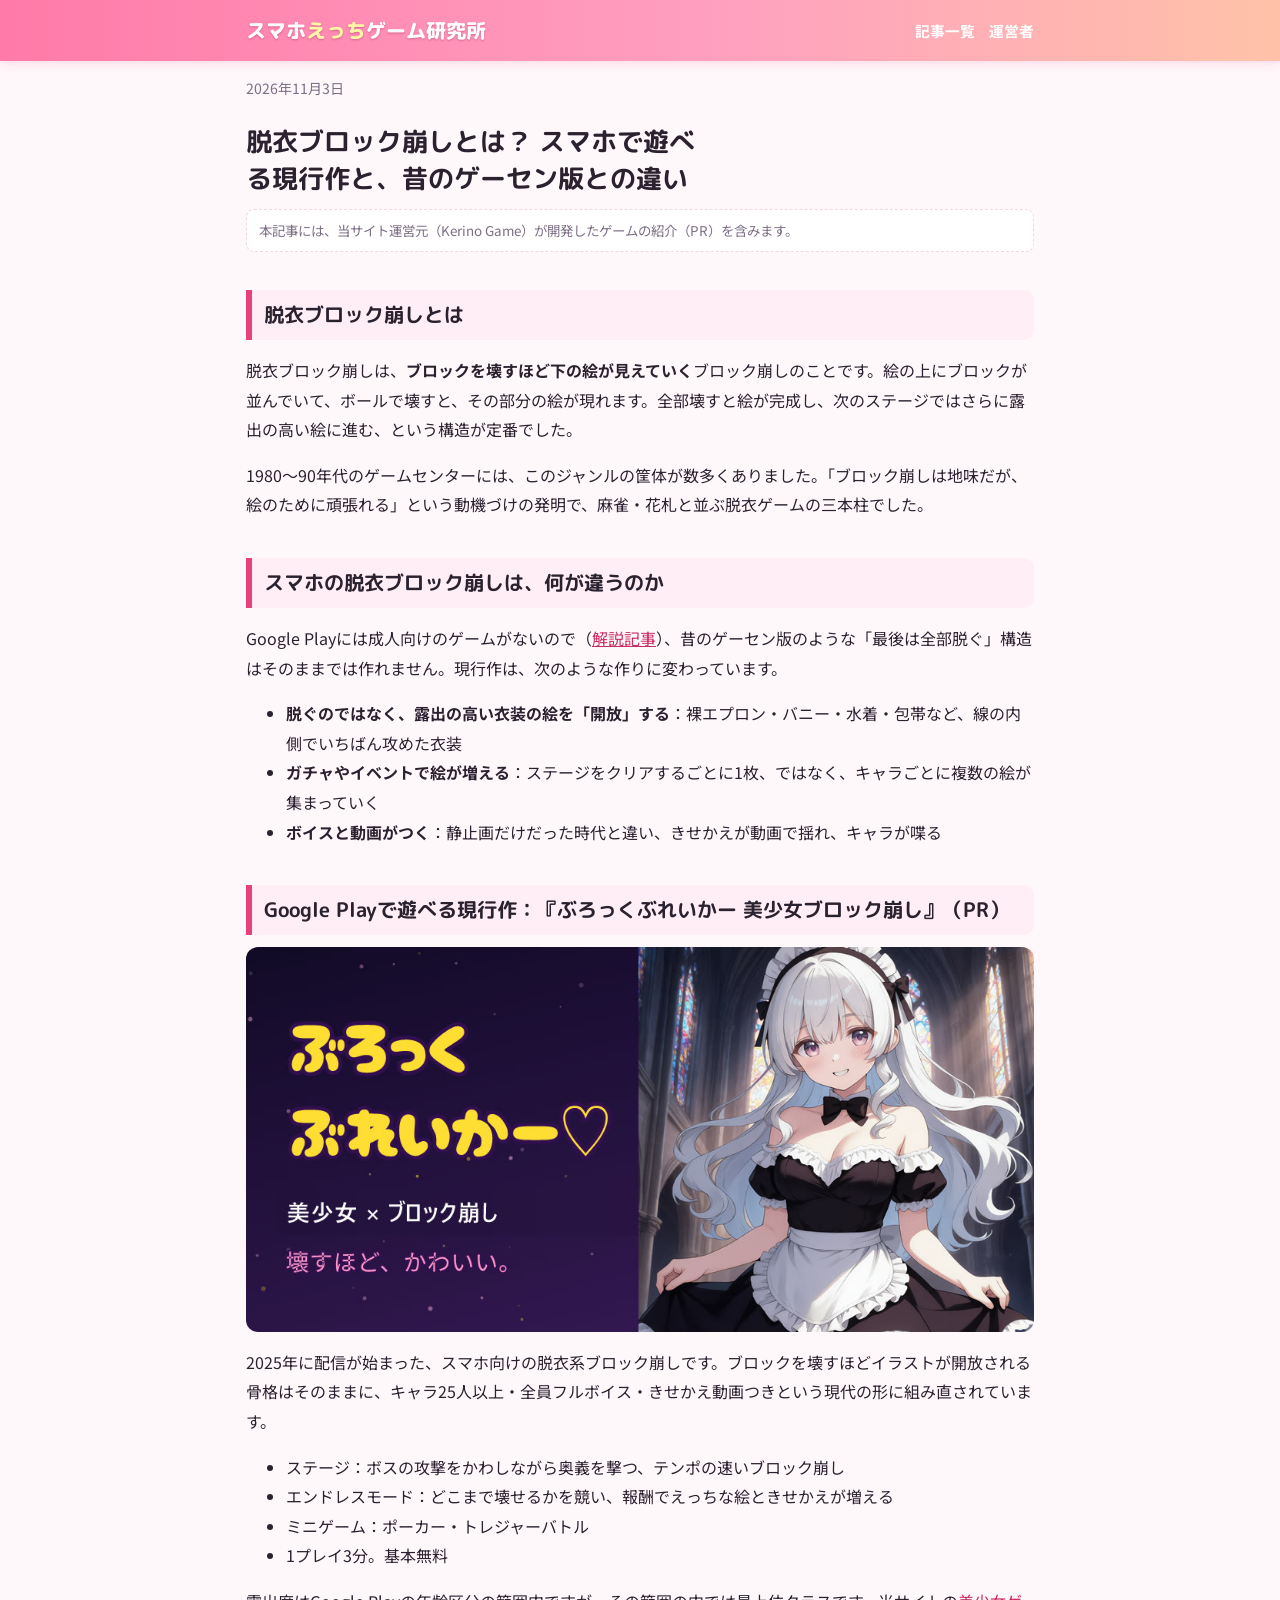
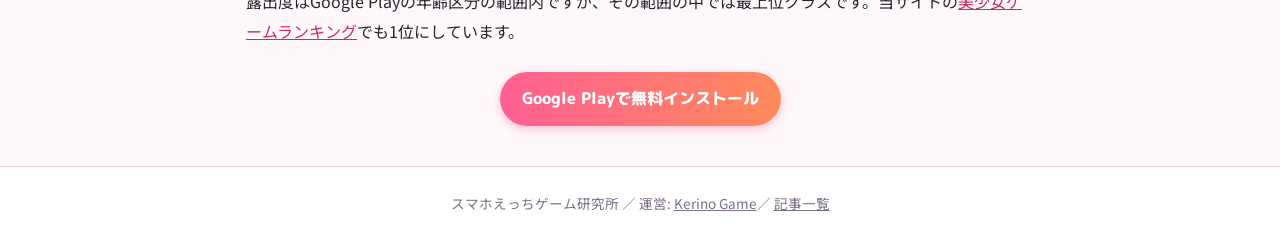
<file: datsui-block-kuzushi.html>
<!DOCTYPE html>
<html lang="ja">
<head>
<meta name="google-site-verification" content="uFmAhT1BtxSISixo9vFhw_oFnnRUsoH3mycrjGw6KRs" />
<meta charset="UTF-8">
<meta name="viewport" content="width=device-width, initial-scale=1.0">
<title>脱衣ブロック崩しとは？ スマホで遊べる現行作と、昔のゲーセン版との違い｜スマホえっちゲーム研究所</title>
<meta name="description" content="脱衣ブロック崩しは「ブロックを壊すほど絵が開放される」ジャンル。ゲームセンター時代の歴史と、Google Playで無料で遊べる現行作『ぶろっくぶれいかー 美少女ブロック崩し』を紹介。スマホで脱衣ブロック崩しを探している人向け。">
<link rel="canonical" href="https://ecchi-game-lab.com/datsui-block-kuzushi.html">
<meta property="og:type" content="article">
<meta property="og:site_name" content="スマホえっちゲーム研究所">
<meta property="og:title" content="脱衣ブロック崩しとは？ スマホで遊べる現行作と、昔のゲーセン版との違い">
<meta property="og:url" content="https://ecchi-game-lab.com/datsui-block-kuzushi.html">
<meta property="og:image" content="https://ecchi-game-lab.com/assets/blockbreaker_banner.jpg">
<link href="https://fonts.googleapis.com/css2?family=M+PLUS+Rounded+1c:wght@700;800&family=Noto+Sans+JP:wght@400;700&display=swap" rel="stylesheet">
<link rel="stylesheet" href="assets/style.css">
</head>
<body>
<header class="site"><div class="wrap"><a class="logo" href="./">スマホ<span>えっち</span>ゲーム研究所</a><nav class="main"><a href="./">記事一覧</a><a href="about.html">運営者</a></nav></div></header>
<main class="wrap">
<p class="date">2026年11月3日</p>
<h1>脱衣ブロック崩しとは？ スマホで遊べる現行作と、昔のゲーセン版との違い</h1>
<p class="pr">本記事には、当サイト運営元（Kerino Game）が開発したゲームの紹介（PR）を含みます。</p>

<h2>脱衣ブロック崩しとは</h2>
<p>脱衣ブロック崩しは、<strong>ブロックを壊すほど下の絵が見えていく</strong>ブロック崩しのことです。絵の上にブロックが並んでいて、ボールで壊すと、その部分の絵が現れます。全部壊すと絵が完成し、次のステージではさらに露出の高い絵に進む、という構造が定番でした。</p>
<p>1980〜90年代のゲームセンターには、このジャンルの筐体が数多くありました。「ブロック崩しは地味だが、絵のために頑張れる」という動機づけの発明で、麻雀・花札と並ぶ脱衣ゲームの三本柱でした。</p>

<h2>スマホの脱衣ブロック崩しは、何が違うのか</h2>
<p>Google Playには成人向けのゲームがないので（<a href="no-r18-on-google-play.html">解説記事</a>）、昔のゲーセン版のような「最後は全部脱ぐ」構造はそのままでは作れません。現行作は、次のような作りに変わっています。</p>
<ul>
<li><strong>脱ぐのではなく、露出の高い衣装の絵を「開放」する</strong>：裸エプロン・バニー・水着・包帯など、線の内側でいちばん攻めた衣装</li>
<li><strong>ガチャやイベントで絵が増える</strong>：ステージをクリアするごとに1枚、ではなく、キャラごとに複数の絵が集まっていく</li>
<li><strong>ボイスと動画がつく</strong>：静止画だけだった時代と違い、きせかえが動画で揺れ、キャラが喋る</li>
</ul>

<h2>Google Playで遊べる現行作：『ぶろっくぶれいかー 美少女ブロック崩し』（PR）</h2>
<div class="hero"><a href="https://play.google.com/store/apps/details?id=com.kerinogame.gachablockbreaker" rel="sponsored noopener"><img src="assets/blockbreaker_banner.jpg" alt="ぶろっくぶれいかー 美少女ブロック崩し" loading="lazy"></a></div>
<p>2025年に配信が始まった、スマホ向けの脱衣系ブロック崩しです。ブロックを壊すほどイラストが開放される骨格はそのままに、キャラ25人以上・全員フルボイス・きせかえ動画つきという現代の形に組み直されています。</p>
<ul>
<li>ステージ：ボスの攻撃をかわしながら奥義を撃つ、テンポの速いブロック崩し</li>
<li>エンドレスモード：どこまで壊せるかを競い、報酬でえっちな絵ときせかえが増える</li>
<li>ミニゲーム：ポーカー・トレジャーバトル</li>
<li>1プレイ3分。基本無料</li>
</ul>
<p>露出度はGoogle Playの年齢区分の範囲内ですが、その範囲の中では最上位クラスです。当サイトの<a href="ranking-google-play-bishoujo.html">美少女ゲームランキング</a>でも1位にしています。</p>
<p style="text-align:center"><a class="btn" href="https://play.google.com/store/apps/details?id=com.kerinogame.gachablockbreaker" rel="sponsored noopener">Google Playで無料インストール</a></p>

</main>
<footer class="site">スマホえっちゲーム研究所 ／ 運営: <a href="about.html">Kerino Game</a>／ <a href="./">記事一覧</a></footer>
</body>
</html>
</file>
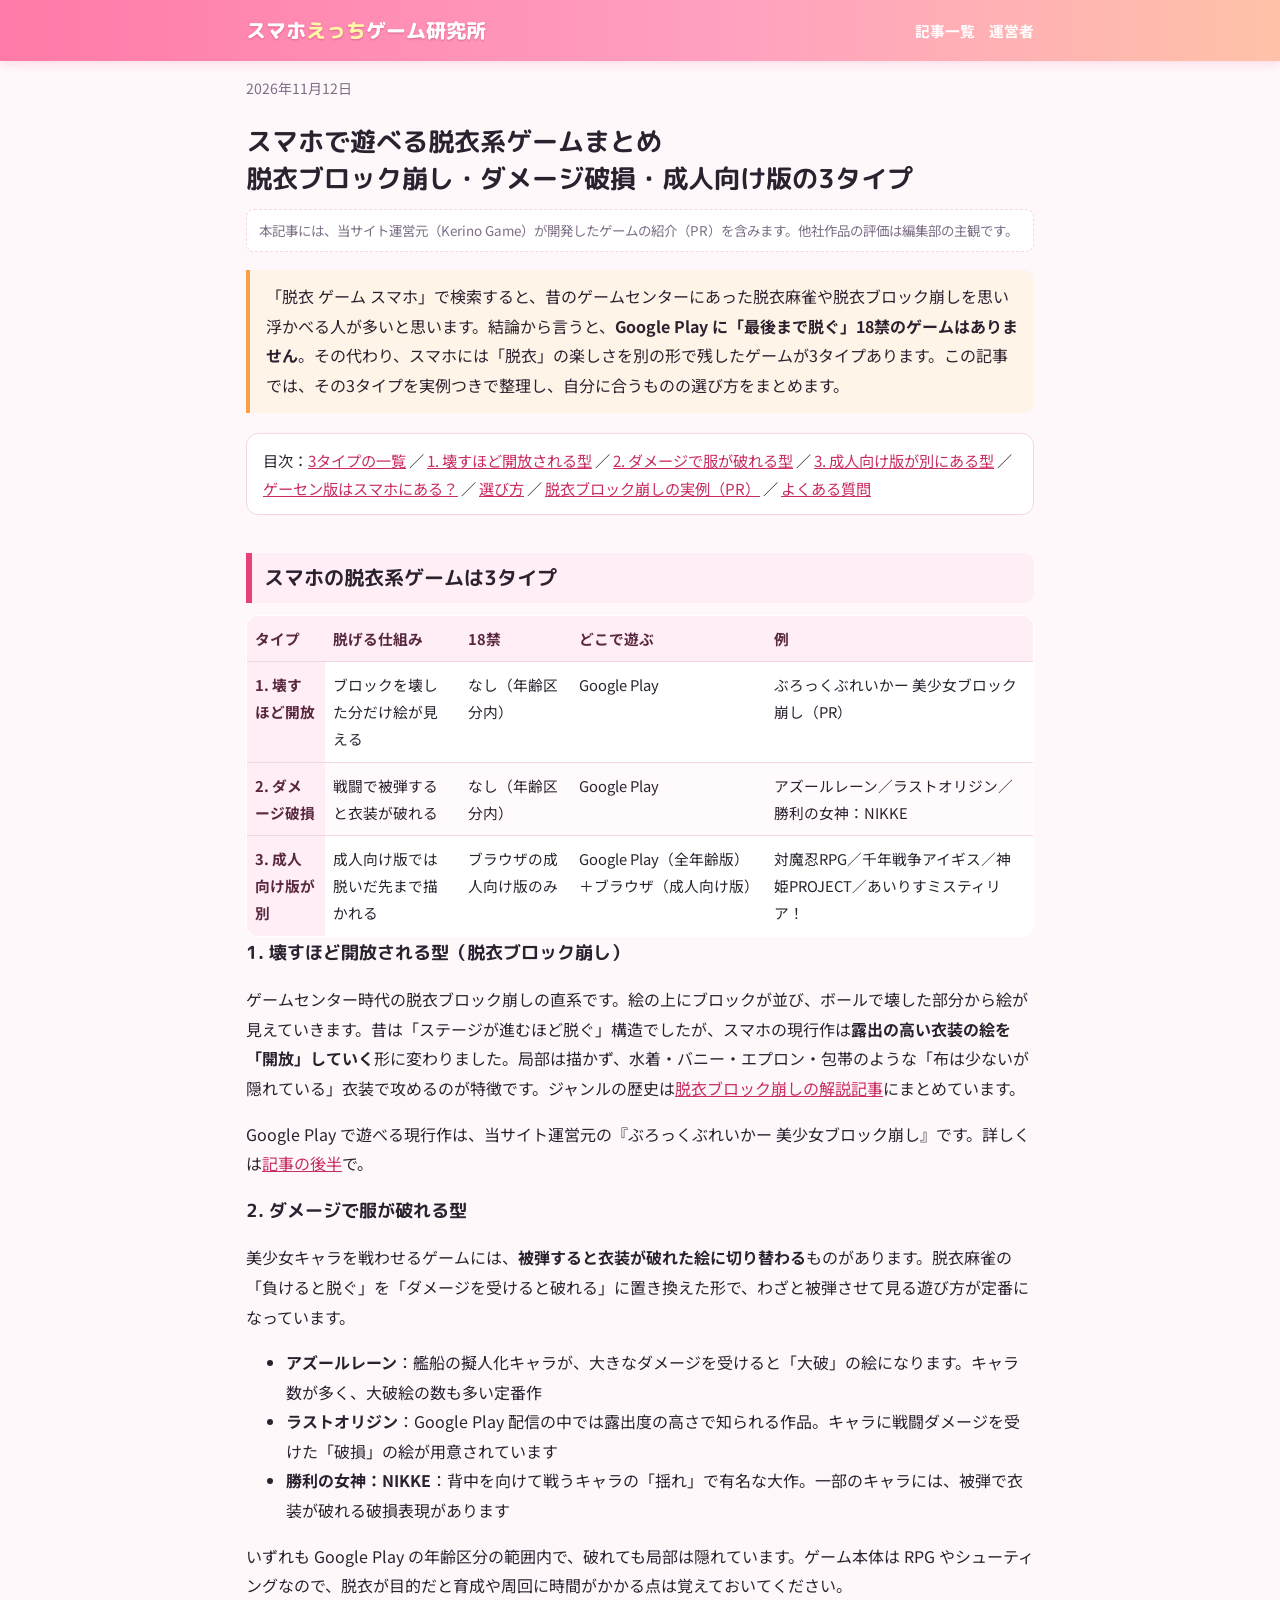
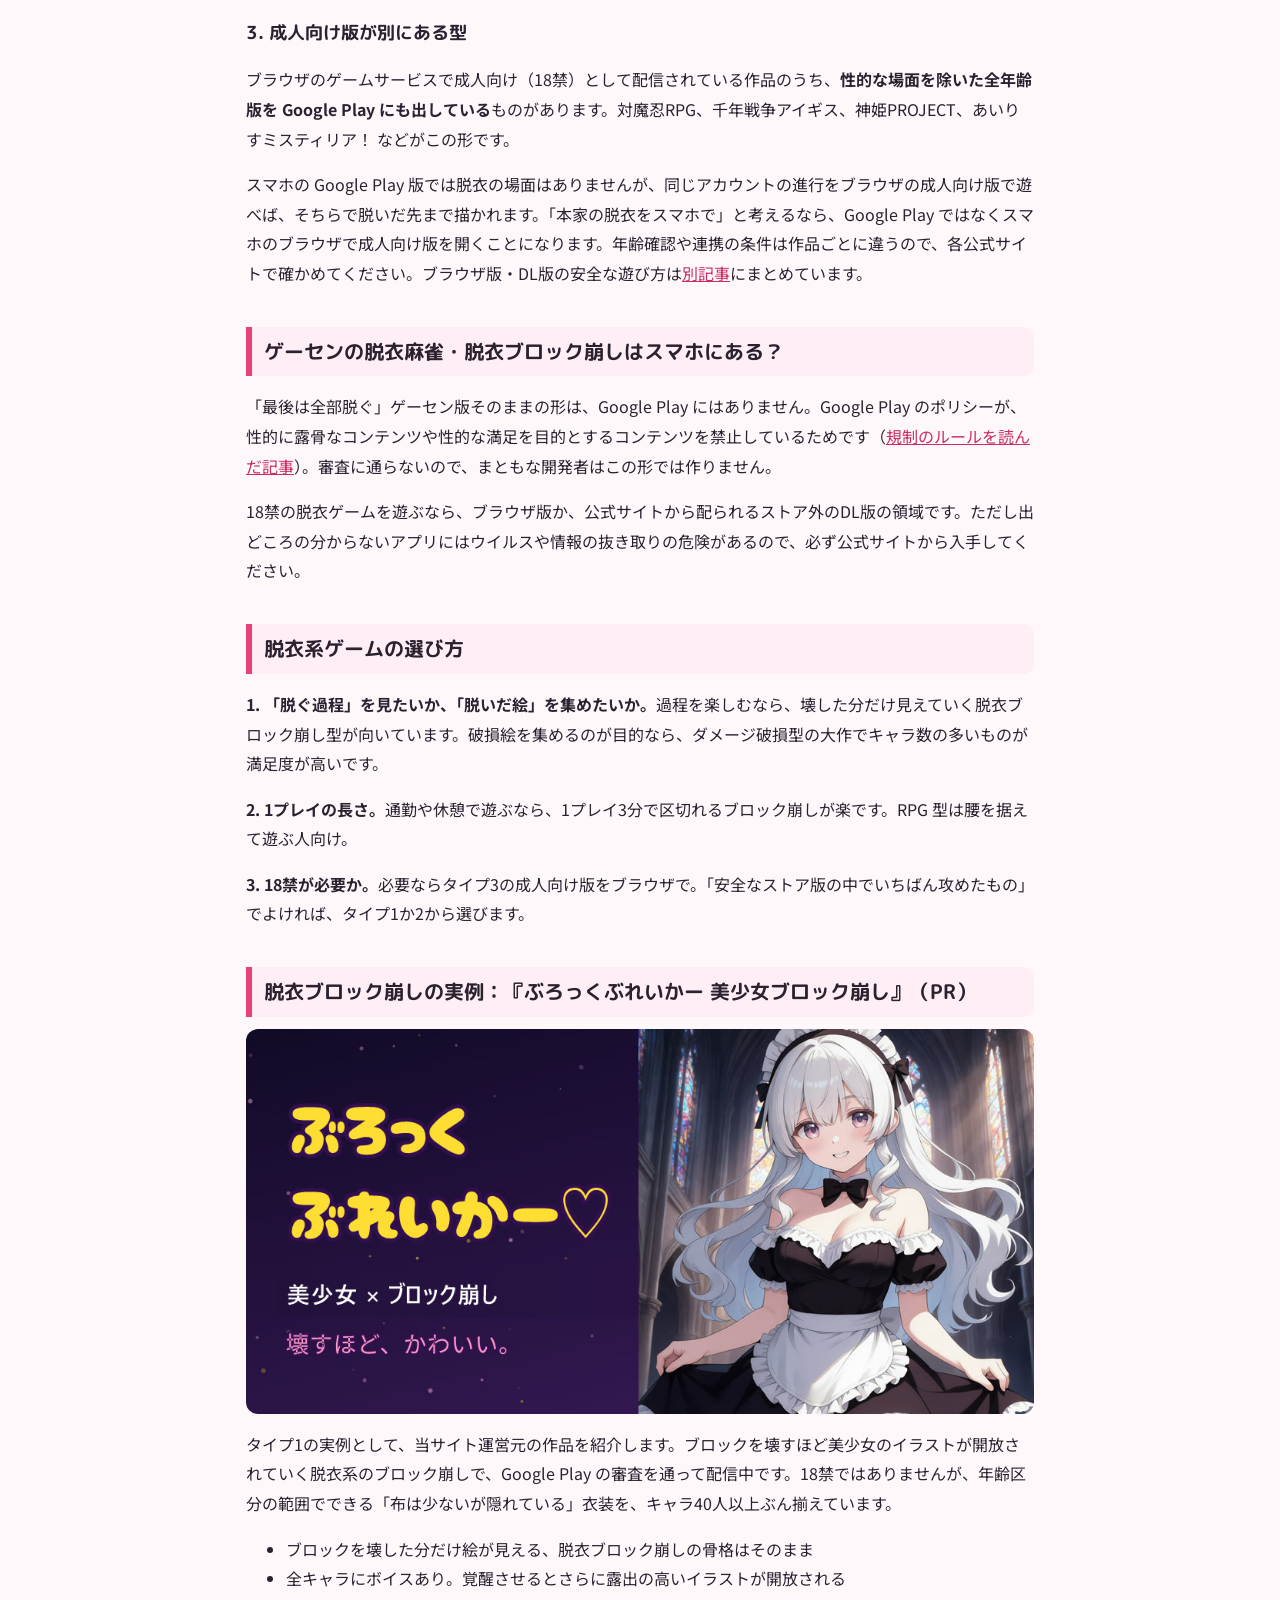
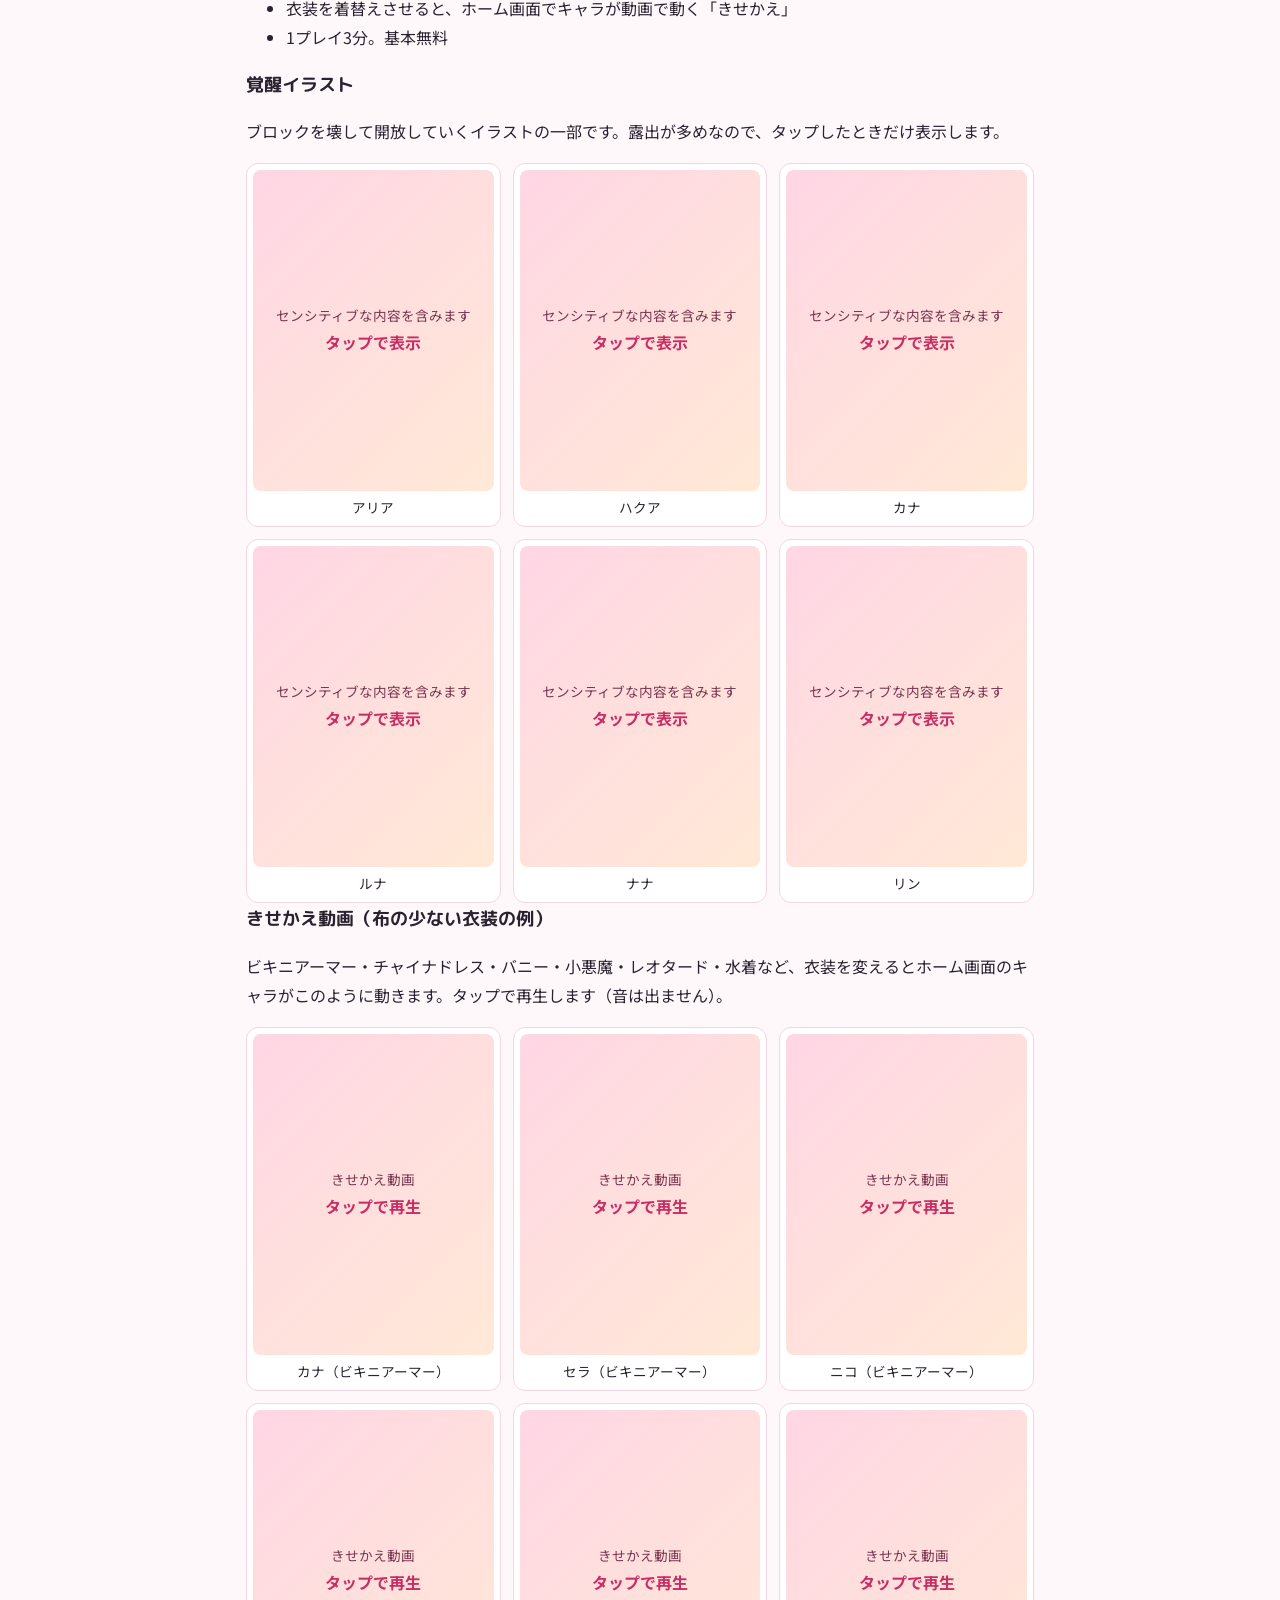
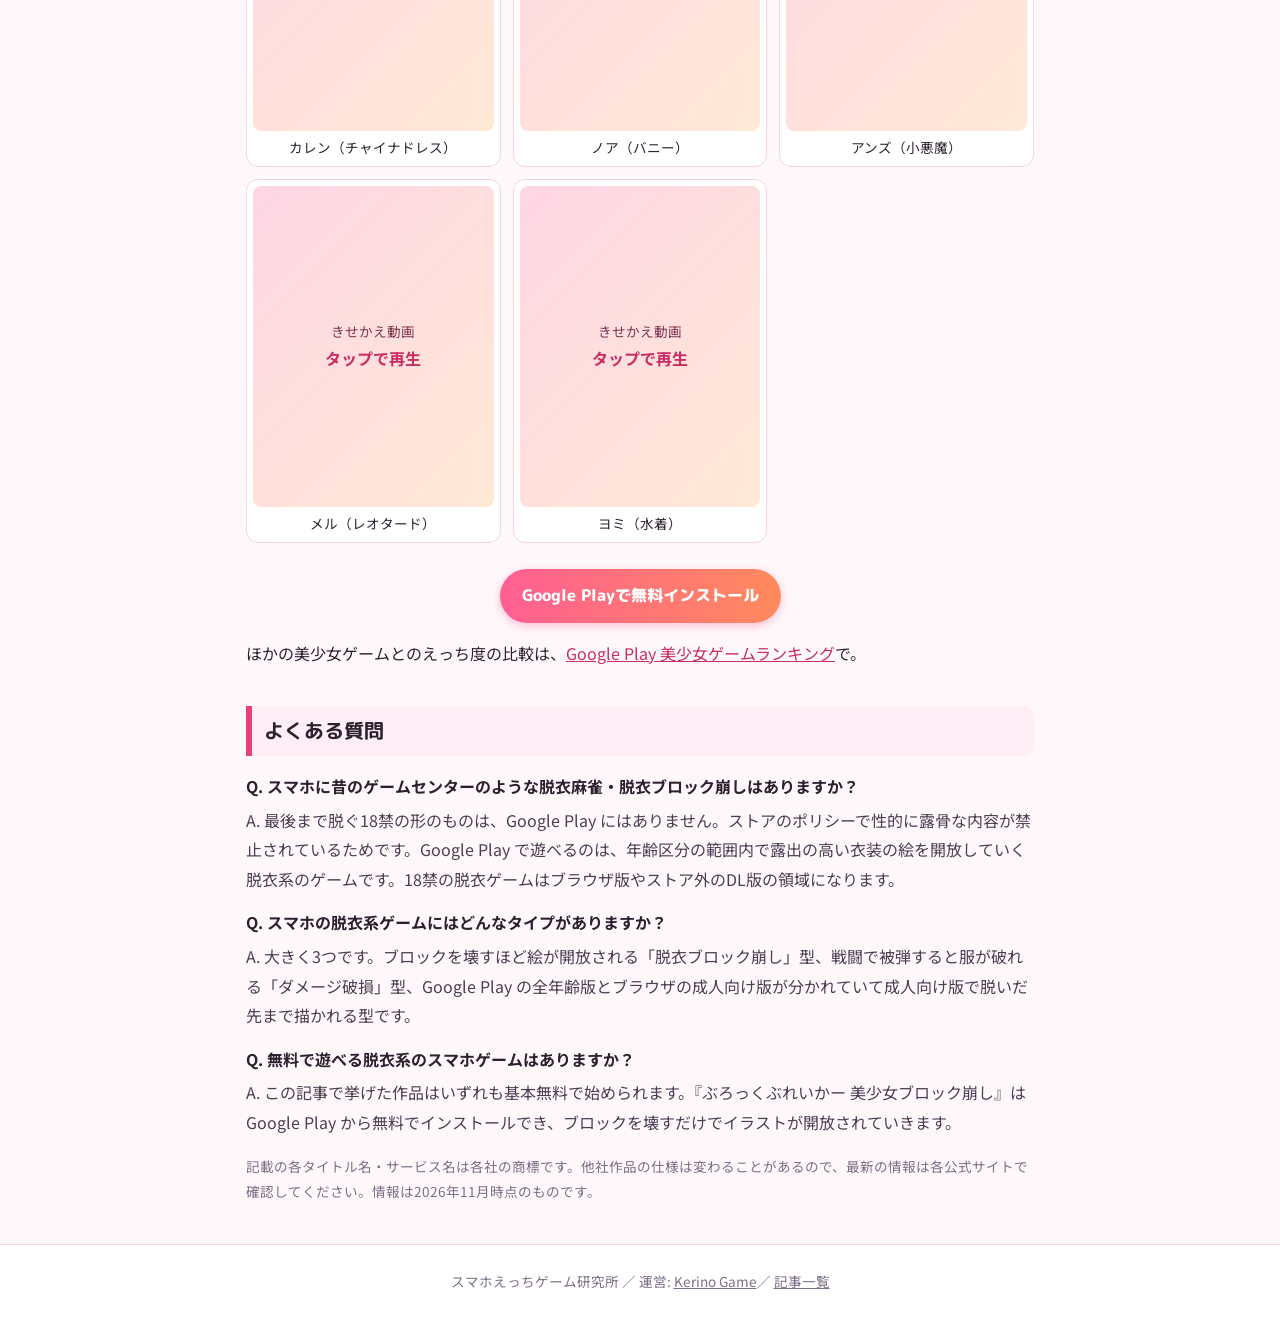
<file: datsui-game-smartphone.html>
<!DOCTYPE html>
<html lang="ja">
<head>
<meta name="google-site-verification" content="uFmAhT1BtxSISixo9vFhw_oFnnRUsoH3mycrjGw6KRs" />
<meta charset="UTF-8">
<meta name="viewport" content="width=device-width, initial-scale=1.0">
<title>スマホで遊べる脱衣系ゲームまとめ｜脱衣ブロック崩し・ダメージ破損・成人向け版の3タイプ｜スマホえっちゲーム研究所</title>
<meta name="description" content="「脱衣 ゲーム スマホ」で探している人向けに、スマホで遊べる脱衣系ゲームを3タイプに整理。壊すほど絵が開放される脱衣ブロック崩し、被弾で服が破れるダメージ破損型、全年齢版と成人向け版が分かれている型。それぞれの実例と、Google Play に昔の脱衣麻雀がない理由、選び方をまとめました。">
<link rel="canonical" href="https://ecchi-game-lab.com/datsui-game-smartphone.html">
<meta property="og:type" content="article">
<meta property="og:site_name" content="スマホえっちゲーム研究所">
<meta property="og:title" content="スマホで遊べる脱衣系ゲームまとめ｜脱衣ブロック崩し・ダメージ破損・成人向け版の3タイプ">
<meta property="og:description" content="スマホの脱衣系ゲームを「壊すほど開放」「ダメージ破損」「成人向け版あり」の3タイプで整理。実例と選び方。">
<meta property="og:url" content="https://ecchi-game-lab.com/datsui-game-smartphone.html">
<meta property="og:image" content="https://ecchi-game-lab.com/assets/blockbreaker_banner.jpg">
<meta name="twitter:card" content="summary_large_image">
<link href="https://fonts.googleapis.com/css2?family=M+PLUS+Rounded+1c:wght@700;800&family=Noto+Sans+JP:wght@400;700&display=swap" rel="stylesheet">
<link rel="stylesheet" href="assets/style.css">
<script type="application/ld+json">
{"@context":"https://schema.org","@type":"FAQPage","mainEntity":[
{"@type":"Question","name":"スマホに昔のゲームセンターのような脱衣麻雀・脱衣ブロック崩しはありますか？","acceptedAnswer":{"@type":"Answer","text":"最後まで脱ぐ18禁の形のものは、Google Playには配信されていません。ストアのポリシーで性的に露骨な内容が禁止されているためです。Google Playで遊べるのは、年齢区分の範囲内で露出の高い衣装の絵を開放していく脱衣系のゲームです。18禁の脱衣ゲームはブラウザ版やストア外のDL版の領域になります。"}},
{"@type":"Question","name":"スマホの脱衣系ゲームにはどんなタイプがありますか？","acceptedAnswer":{"@type":"Answer","text":"大きく3つです。ブロックを壊すほど絵が開放される「脱衣ブロック崩し」型、戦闘で被弾すると服が破れる「ダメージ破損」型、Google Playの全年齢版とブラウザの成人向け版が分かれていて成人向け版で脱いだ先まで描かれる型です。"}},
{"@type":"Question","name":"無料で遊べる脱衣系のスマホゲームはありますか？","acceptedAnswer":{"@type":"Answer","text":"この記事で挙げた作品はいずれも基本無料で始められます。脱衣ブロック崩し『ぶろっくぶれいかー 美少女ブロック崩し』はGoogle Playから無料でインストールでき、ブロックを壊すだけでイラストが開放されていきます。"}}
]}
</script>
</head>
<body>
<header class="site"><div class="wrap"><a class="logo" href="./">スマホ<span>えっち</span>ゲーム研究所</a><nav class="main"><a href="./">記事一覧</a><a href="about.html">運営者</a></nav></div></header>
<main class="wrap">
<p class="date">2026年11月12日</p>
<h1>スマホで遊べる脱衣系ゲームまとめ<br>脱衣ブロック崩し・ダメージ破損・成人向け版の3タイプ</h1>
<p class="pr">本記事には、当サイト運営元（Kerino Game）が開発したゲームの紹介（PR）を含みます。他社作品の評価は編集部の主観です。</p>

<div class="lead">
「脱衣 ゲーム スマホ」で検索すると、昔のゲームセンターにあった脱衣麻雀や脱衣ブロック崩しを思い浮かべる人が多いと思います。結論から言うと、<strong>Google Play に「最後まで脱ぐ」18禁のゲームはありません</strong>。その代わり、スマホには「脱衣」の楽しさを別の形で残したゲームが3タイプあります。この記事では、その3タイプを実例つきで整理し、自分に合うものの選び方をまとめます。
</div>

<div class="toc">目次：<a href="#types">3タイプの一覧</a> ／ <a href="#type1">1. 壊すほど開放される型</a> ／ <a href="#type2">2. ダメージで服が破れる型</a> ／ <a href="#type3">3. 成人向け版が別にある型</a> ／ <a href="#arcade">ゲーセン版はスマホにある？</a> ／ <a href="#how">選び方</a> ／ <a href="#pr">脱衣ブロック崩しの実例（PR）</a> ／ <a href="#faq">よくある質問</a></div>

<h2 id="types">スマホの脱衣系ゲームは3タイプ</h2>
<div class="tablewrap"><table>
<thead><tr><th>タイプ</th><th>脱げる仕組み</th><th>18禁</th><th>どこで遊ぶ</th><th>例</th></tr></thead>
<tbody>
<tr><th>1. 壊すほど開放</th><td>ブロックを壊した分だけ絵が見える</td><td>なし（年齢区分内）</td><td>Google Play</td><td>ぶろっくぶれいかー 美少女ブロック崩し（PR）</td></tr>
<tr><th>2. ダメージ破損</th><td>戦闘で被弾すると衣装が破れる</td><td>なし（年齢区分内）</td><td>Google Play</td><td>アズールレーン／ラストオリジン／勝利の女神：NIKKE</td></tr>
<tr><th>3. 成人向け版が別</th><td>成人向け版では脱いだ先まで描かれる</td><td>ブラウザの成人向け版のみ</td><td>Google Play（全年齢版）＋ブラウザ（成人向け版）</td><td>対魔忍RPG／千年戦争アイギス／神姫PROJECT／あいりすミスティリア！</td></tr>
</tbody>
</table></div>

<h3 id="type1">1. 壊すほど開放される型（脱衣ブロック崩し）</h3>
<p>ゲームセンター時代の脱衣ブロック崩しの直系です。絵の上にブロックが並び、ボールで壊した部分から絵が見えていきます。昔は「ステージが進むほど脱ぐ」構造でしたが、スマホの現行作は<strong>露出の高い衣装の絵を「開放」していく</strong>形に変わりました。局部は描かず、水着・バニー・エプロン・包帯のような「布は少ないが隠れている」衣装で攻めるのが特徴です。ジャンルの歴史は<a href="datsui-block-kuzushi.html">脱衣ブロック崩しの解説記事</a>にまとめています。</p>
<p>Google Play で遊べる現行作は、当サイト運営元の『ぶろっくぶれいかー 美少女ブロック崩し』です。詳しくは<a href="#pr">記事の後半</a>で。</p>

<h3 id="type2">2. ダメージで服が破れる型</h3>
<p>美少女キャラを戦わせるゲームには、<strong>被弾すると衣装が破れた絵に切り替わる</strong>ものがあります。脱衣麻雀の「負けると脱ぐ」を「ダメージを受けると破れる」に置き換えた形で、わざと被弾させて見る遊び方が定番になっています。</p>
<ul>
<li><strong>アズールレーン</strong>：艦船の擬人化キャラが、大きなダメージを受けると「大破」の絵になります。キャラ数が多く、大破絵の数も多い定番作</li>
<li><strong>ラストオリジン</strong>：Google Play 配信の中では露出度の高さで知られる作品。キャラに戦闘ダメージを受けた「破損」の絵が用意されています</li>
<li><strong>勝利の女神：NIKKE</strong>：背中を向けて戦うキャラの「揺れ」で有名な大作。一部のキャラには、被弾で衣装が破れる破損表現があります</li>
</ul>
<p>いずれも Google Play の年齢区分の範囲内で、破れても局部は隠れています。ゲーム本体は RPG やシューティングなので、脱衣が目的だと育成や周回に時間がかかる点は覚えておいてください。</p>

<h3 id="type3">3. 成人向け版が別にある型</h3>
<p>ブラウザのゲームサービスで成人向け（18禁）として配信されている作品のうち、<strong>性的な場面を除いた全年齢版を Google Play にも出している</strong>ものがあります。対魔忍RPG、千年戦争アイギス、神姫PROJECT、あいりすミスティリア！ などがこの形です。</p>
<p>スマホの Google Play 版では脱衣の場面はありませんが、同じアカウントの進行をブラウザの成人向け版で遊べば、そちらで脱いだ先まで描かれます。「本家の脱衣をスマホで」と考えるなら、Google Play ではなくスマホのブラウザで成人向け版を開くことになります。年齢確認や連携の条件は作品ごとに違うので、各公式サイトで確かめてください。ブラウザ版・DL版の安全な遊び方は<a href="smartphone-ecchi-game-safe.html">別記事</a>にまとめています。</p>

<h2 id="arcade">ゲーセンの脱衣麻雀・脱衣ブロック崩しはスマホにある？</h2>
<p>「最後は全部脱ぐ」ゲーセン版そのままの形は、Google Play にはありません。Google Play のポリシーが、性的に露骨なコンテンツや性的な満足を目的とするコンテンツを禁止しているためです（<a href="google-play-ecchi-rules.html">規制のルールを読んだ記事</a>）。審査に通らないので、まともな開発者はこの形では作りません。</p>
<p>18禁の脱衣ゲームを遊ぶなら、ブラウザ版か、公式サイトから配られるストア外のDL版の領域です。ただし出どころの分からないアプリにはウイルスや情報の抜き取りの危険があるので、必ず公式サイトから入手してください。</p>

<h2 id="how">脱衣系ゲームの選び方</h2>
<p><strong>1. 「脱ぐ過程」を見たいか、「脱いだ絵」を集めたいか。</strong>過程を楽しむなら、壊した分だけ見えていく脱衣ブロック崩し型が向いています。破損絵を集めるのが目的なら、ダメージ破損型の大作でキャラ数の多いものが満足度が高いです。</p>
<p><strong>2. 1プレイの長さ。</strong>通勤や休憩で遊ぶなら、1プレイ3分で区切れるブロック崩しが楽です。RPG 型は腰を据えて遊ぶ人向け。</p>
<p><strong>3. 18禁が必要か。</strong>必要ならタイプ3の成人向け版をブラウザで。「安全なストア版の中でいちばん攻めたもの」でよければ、タイプ1か2から選びます。</p>

<h2 id="pr">脱衣ブロック崩しの実例：『ぶろっくぶれいかー 美少女ブロック崩し』（PR）</h2>
<div class="hero"><a href="https://play.google.com/store/apps/details?id=com.kerinogame.gachablockbreaker" rel="sponsored noopener"><img src="assets/blockbreaker_banner.jpg" alt="ぶろっくぶれいかー 美少女ブロック崩し" loading="lazy"></a></div>
<p>タイプ1の実例として、当サイト運営元の作品を紹介します。ブロックを壊すほど美少女のイラストが開放されていく脱衣系のブロック崩しで、Google Play の審査を通って配信中です。18禁ではありませんが、年齢区分の範囲でできる「布は少ないが隠れている」衣装を、キャラ40人以上ぶん揃えています。</p>
<ul>
<li>ブロックを壊した分だけ絵が見える、脱衣ブロック崩しの骨格はそのまま</li>
<li>全キャラにボイスあり。覚醒させるとさらに露出の高いイラストが開放される</li>
<li>衣装を着替えさせると、ホーム画面でキャラが動画で動く「きせかえ」</li>
<li>1プレイ3分。基本無料</li>
</ul>

<h3>覚醒イラスト</h3>
<p>ブロックを壊して開放していくイラストの一部です。露出が多めなので、タップしたときだけ表示します。</p>
<div class="gallery">
<figure class="g tap"><button type="button" class="reveal" data-src="assets/sensitive/m_i05.jpg" data-cap="アリア"><span>センシティブな内容を含みます<br><b>タップで表示</b></span></button><figcaption>アリア</figcaption></figure>
<figure class="g tap"><button type="button" class="reveal" data-src="assets/sensitive/m_i09.jpg" data-cap="ハクア"><span>センシティブな内容を含みます<br><b>タップで表示</b></span></button><figcaption>ハクア</figcaption></figure>
<figure class="g tap"><button type="button" class="reveal" data-src="assets/sensitive/m_i13.jpg" data-cap="カナ"><span>センシティブな内容を含みます<br><b>タップで表示</b></span></button><figcaption>カナ</figcaption></figure>
<figure class="g tap"><button type="button" class="reveal" data-src="assets/sensitive/m_i17.jpg" data-cap="ルナ"><span>センシティブな内容を含みます<br><b>タップで表示</b></span></button><figcaption>ルナ</figcaption></figure>
<figure class="g tap"><button type="button" class="reveal" data-src="assets/sensitive/m_i24.jpg" data-cap="ナナ"><span>センシティブな内容を含みます<br><b>タップで表示</b></span></button><figcaption>ナナ</figcaption></figure>
<figure class="g tap"><button type="button" class="reveal" data-src="assets/sensitive/m_i31.jpg" data-cap="リン"><span>センシティブな内容を含みます<br><b>タップで表示</b></span></button><figcaption>リン</figcaption></figure>
</div>

<h3>きせかえ動画（布の少ない衣装の例）</h3>
<p>ビキニアーマー・チャイナドレス・バニー・小悪魔・レオタード・水着など、衣装を変えるとホーム画面のキャラがこのように動きます。タップで再生します（音は出ません）。</p>
<div class="gallery">
<figure class="g tap"><button type="button" class="reveal" data-video="assets/sensitive/m_v098.mp4" data-cap="カナ（ビキニアーマー）"><span>きせかえ動画<br><b>タップで再生</b></span></button><figcaption>カナ（ビキニアーマー）</figcaption></figure>
<figure class="g tap"><button type="button" class="reveal" data-video="assets/sensitive/m_v114.mp4" data-cap="セラ（ビキニアーマー）"><span>きせかえ動画<br><b>タップで再生</b></span></button><figcaption>セラ（ビキニアーマー）</figcaption></figure>
<figure class="g tap"><button type="button" class="reveal" data-video="assets/sensitive/m_v122.mp4" data-cap="ニコ（ビキニアーマー）"><span>きせかえ動画<br><b>タップで再生</b></span></button><figcaption>ニコ（ビキニアーマー）</figcaption></figure>
<figure class="g tap"><button type="button" class="reveal" data-video="assets/sensitive/m_v099.mp4" data-cap="カレン（チャイナドレス）"><span>きせかえ動画<br><b>タップで再生</b></span></button><figcaption>カレン（チャイナドレス）</figcaption></figure>
<figure class="g tap"><button type="button" class="reveal" data-video="assets/sensitive/m_v086.mp4" data-cap="ノア（バニー）"><span>きせかえ動画<br><b>タップで再生</b></span></button><figcaption>ノア（バニー）</figcaption></figure>
<figure class="g tap"><button type="button" class="reveal" data-video="assets/sensitive/m_v049.mp4" data-cap="アンズ（小悪魔）"><span>きせかえ動画<br><b>タップで再生</b></span></button><figcaption>アンズ（小悪魔）</figcaption></figure>
<figure class="g tap"><button type="button" class="reveal" data-video="assets/sensitive/m_v208.mp4" data-cap="メル（レオタード）"><span>きせかえ動画<br><b>タップで再生</b></span></button><figcaption>メル（レオタード）</figcaption></figure>
<figure class="g tap"><button type="button" class="reveal" data-video="assets/sensitive/m_v063.mp4" data-cap="ヨミ（水着）"><span>きせかえ動画<br><b>タップで再生</b></span></button><figcaption>ヨミ（水着）</figcaption></figure>
</div>
<p style="text-align:center"><a class="btn" href="https://play.google.com/store/apps/details?id=com.kerinogame.gachablockbreaker" rel="sponsored noopener">Google Playで無料インストール</a></p>
<p>ほかの美少女ゲームとのえっち度の比較は、<a href="ranking-google-play-bishoujo.html">Google Play 美少女ゲームランキング</a>で。</p>

<h2 id="faq">よくある質問</h2>
<dl class="faq">
<dt>Q. スマホに昔のゲームセンターのような脱衣麻雀・脱衣ブロック崩しはありますか？</dt><dd>A. 最後まで脱ぐ18禁の形のものは、Google Play にはありません。ストアのポリシーで性的に露骨な内容が禁止されているためです。Google Play で遊べるのは、年齢区分の範囲内で露出の高い衣装の絵を開放していく脱衣系のゲームです。18禁の脱衣ゲームはブラウザ版やストア外のDL版の領域になります。</dd>
<dt>Q. スマホの脱衣系ゲームにはどんなタイプがありますか？</dt><dd>A. 大きく3つです。ブロックを壊すほど絵が開放される「脱衣ブロック崩し」型、戦闘で被弾すると服が破れる「ダメージ破損」型、Google Play の全年齢版とブラウザの成人向け版が分かれていて成人向け版で脱いだ先まで描かれる型です。</dd>
<dt>Q. 無料で遊べる脱衣系のスマホゲームはありますか？</dt><dd>A. この記事で挙げた作品はいずれも基本無料で始められます。『ぶろっくぶれいかー 美少女ブロック崩し』は Google Play から無料でインストールでき、ブロックを壊すだけでイラストが開放されていきます。</dd>
</dl>

<p class="small">記載の各タイトル名・サービス名は各社の商標です。他社作品の仕様は変わることがあるので、最新の情報は各公式サイトで確認してください。情報は2026年11月時点のものです。</p>
</main>
<footer class="site">スマホえっちゲーム研究所 ／ 運営: <a href="about.html">Kerino Game</a>／ <a href="./">記事一覧</a></footer>
<script src="assets/reveal.js"></script>
</body>
</html>
</file>
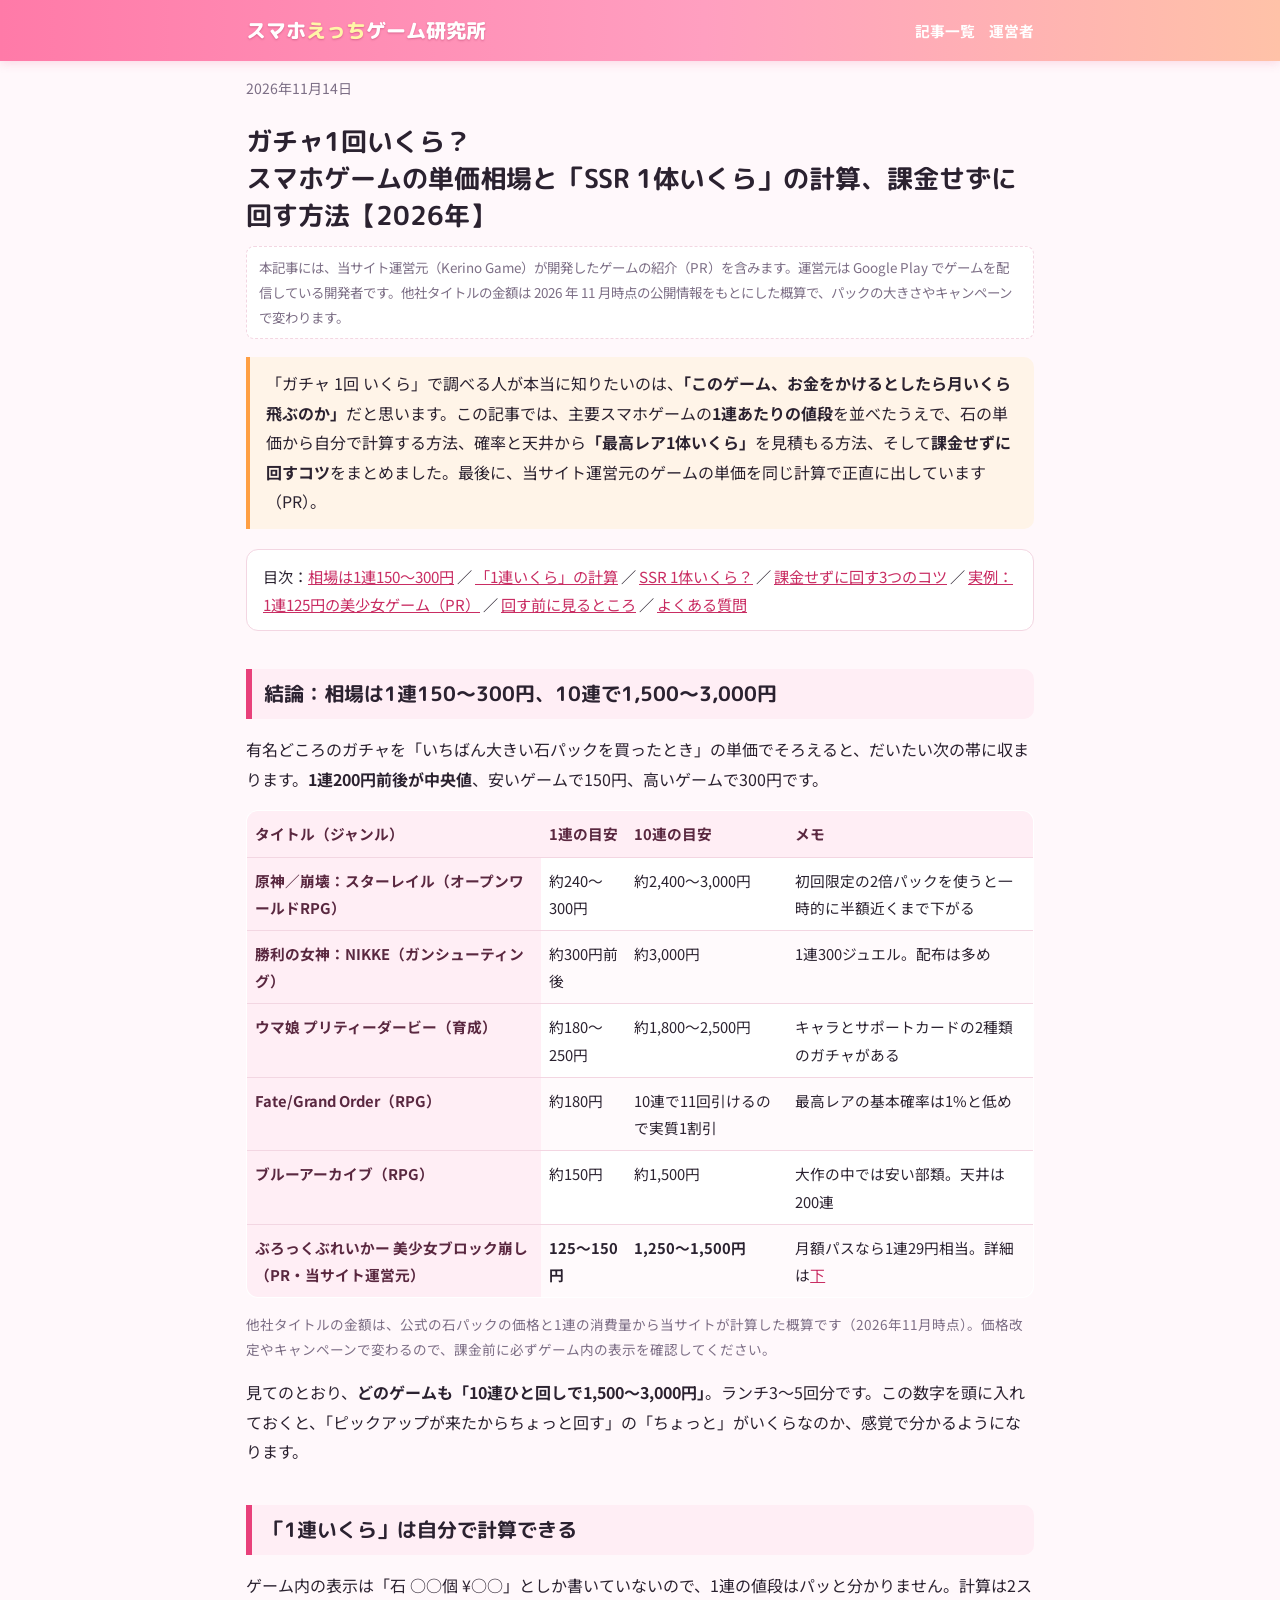
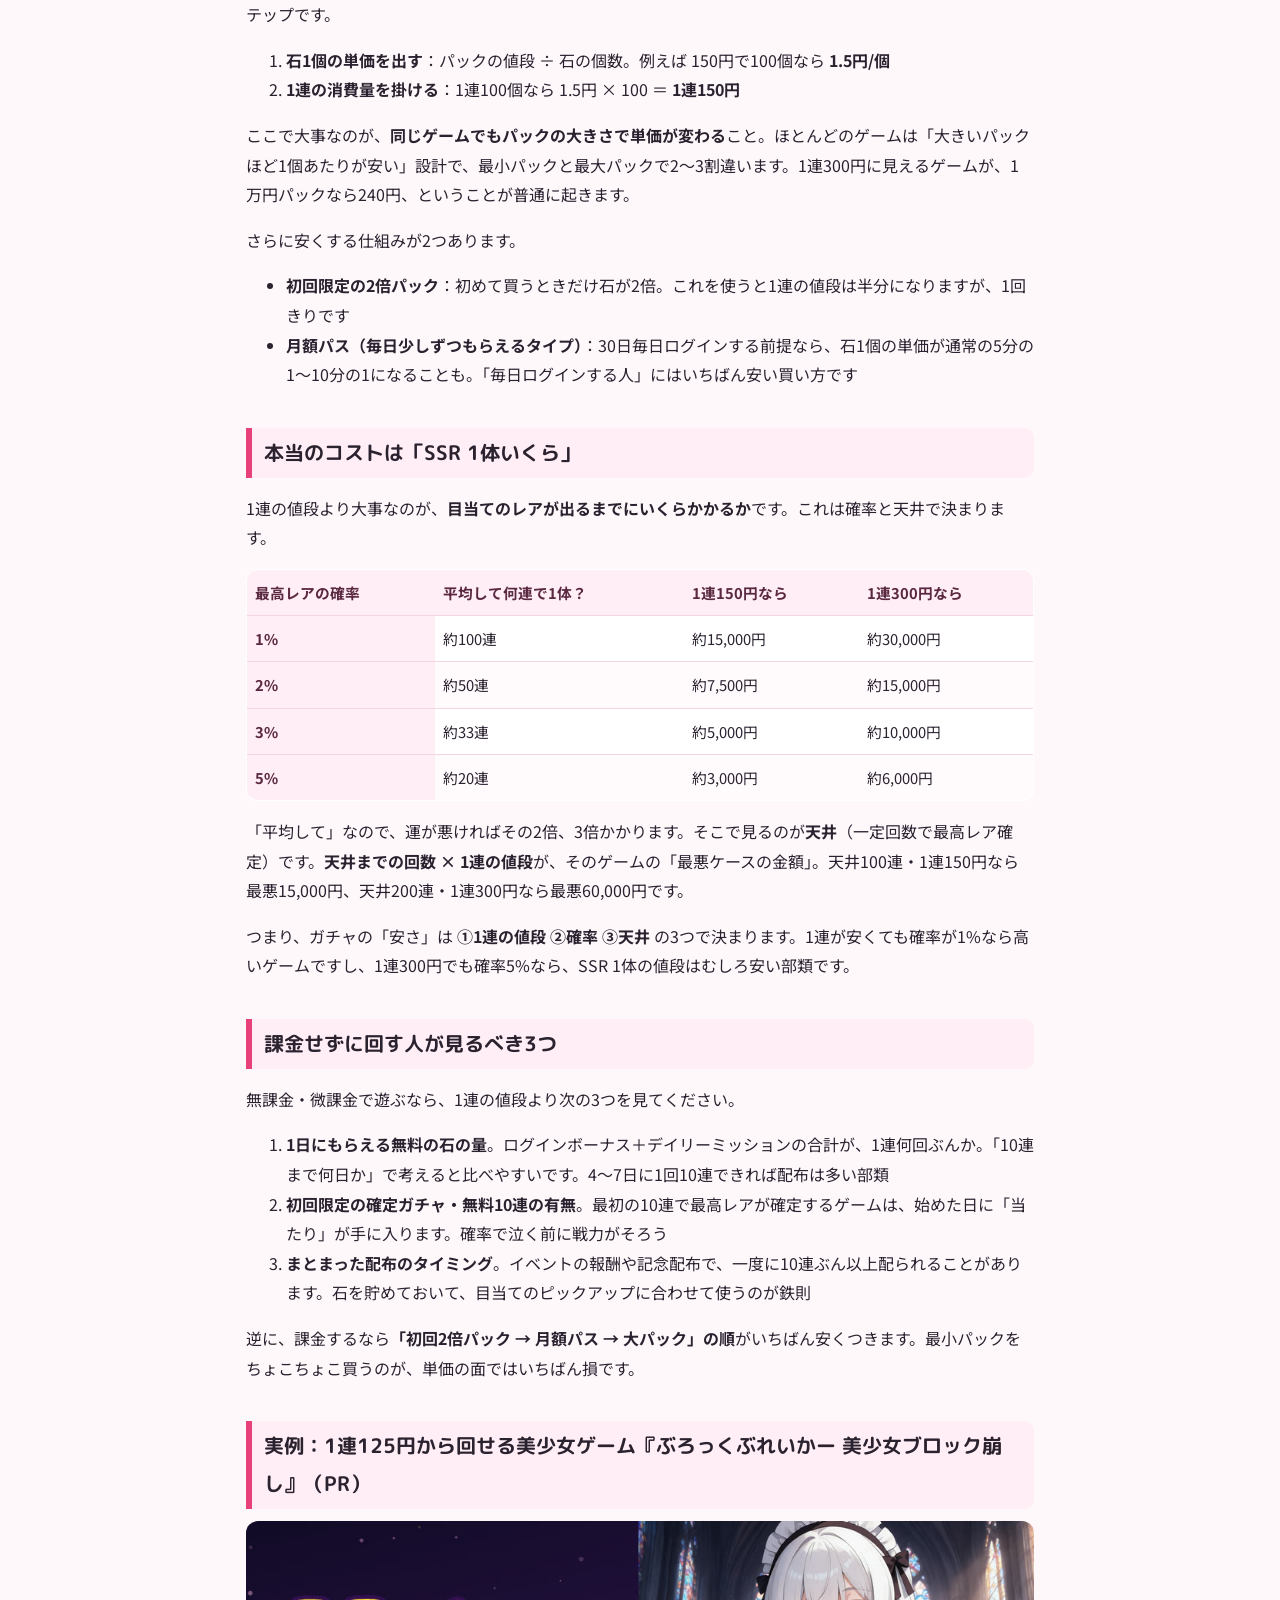
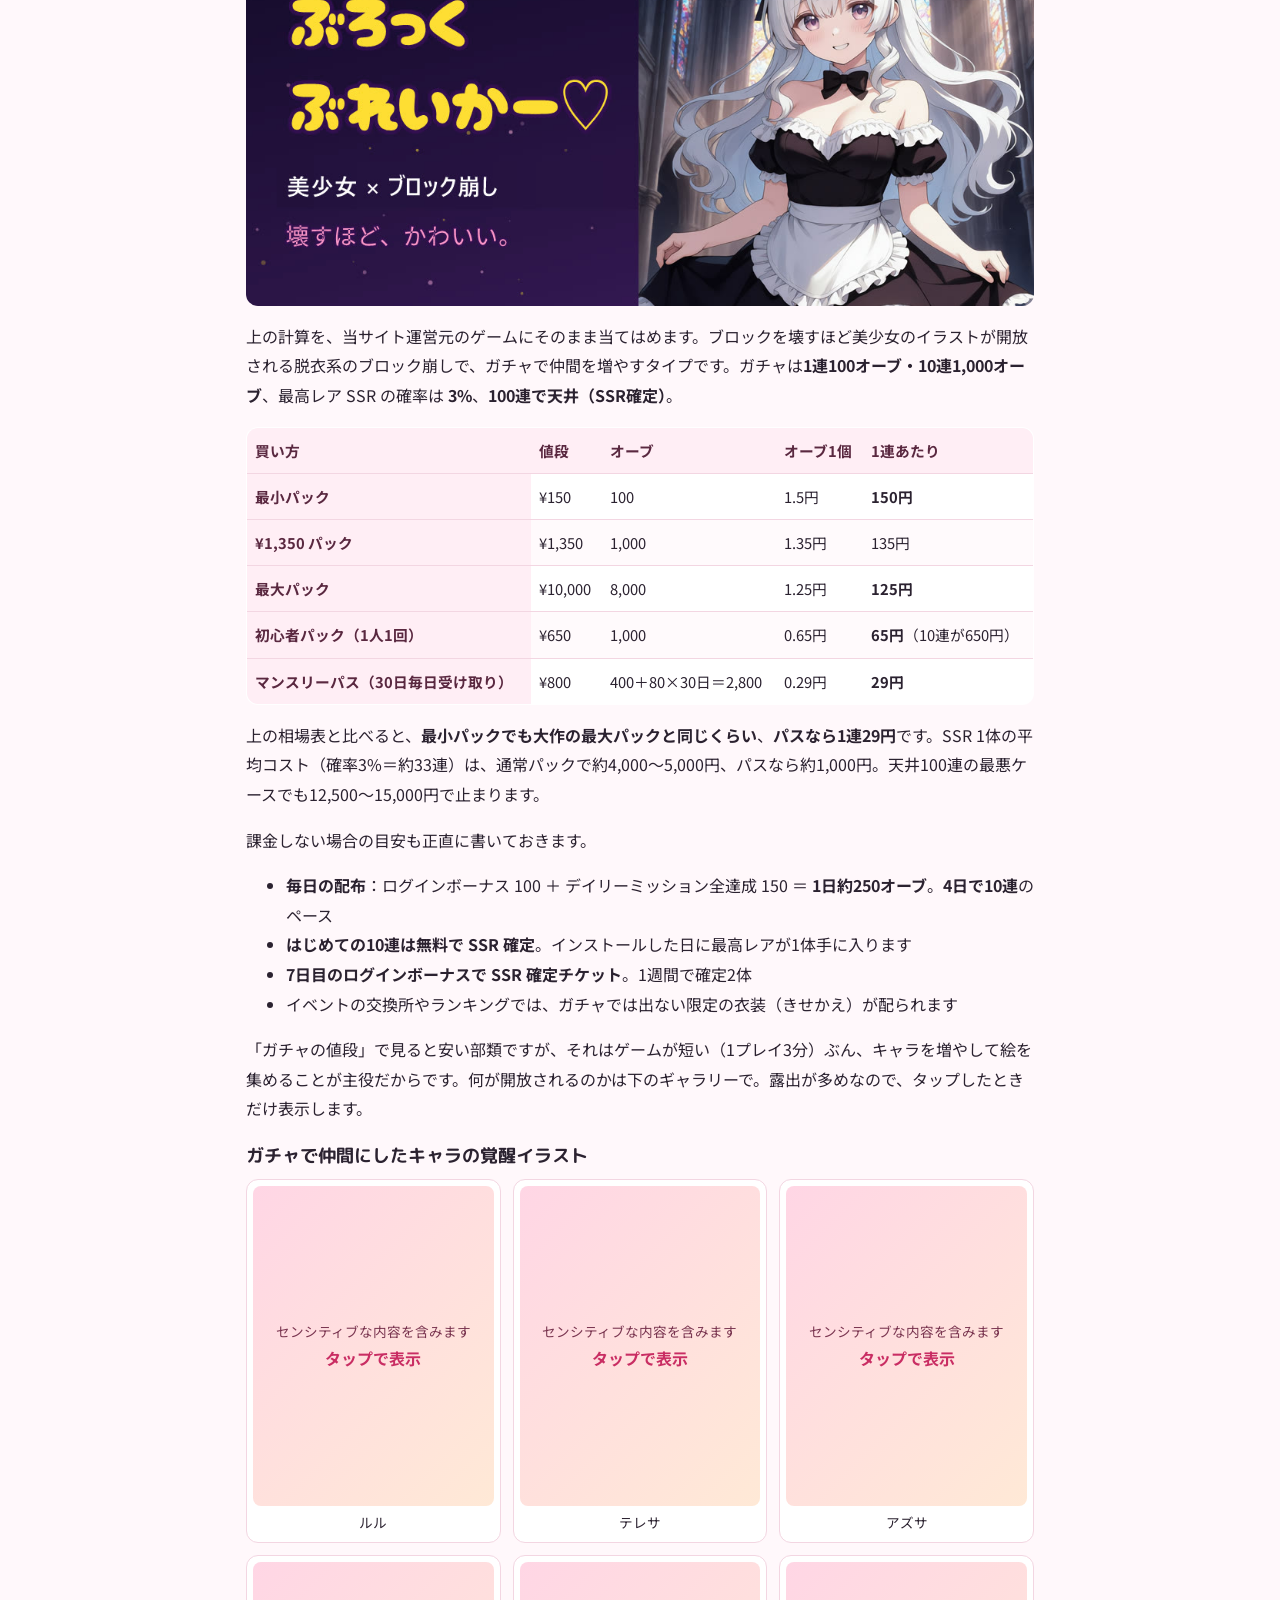
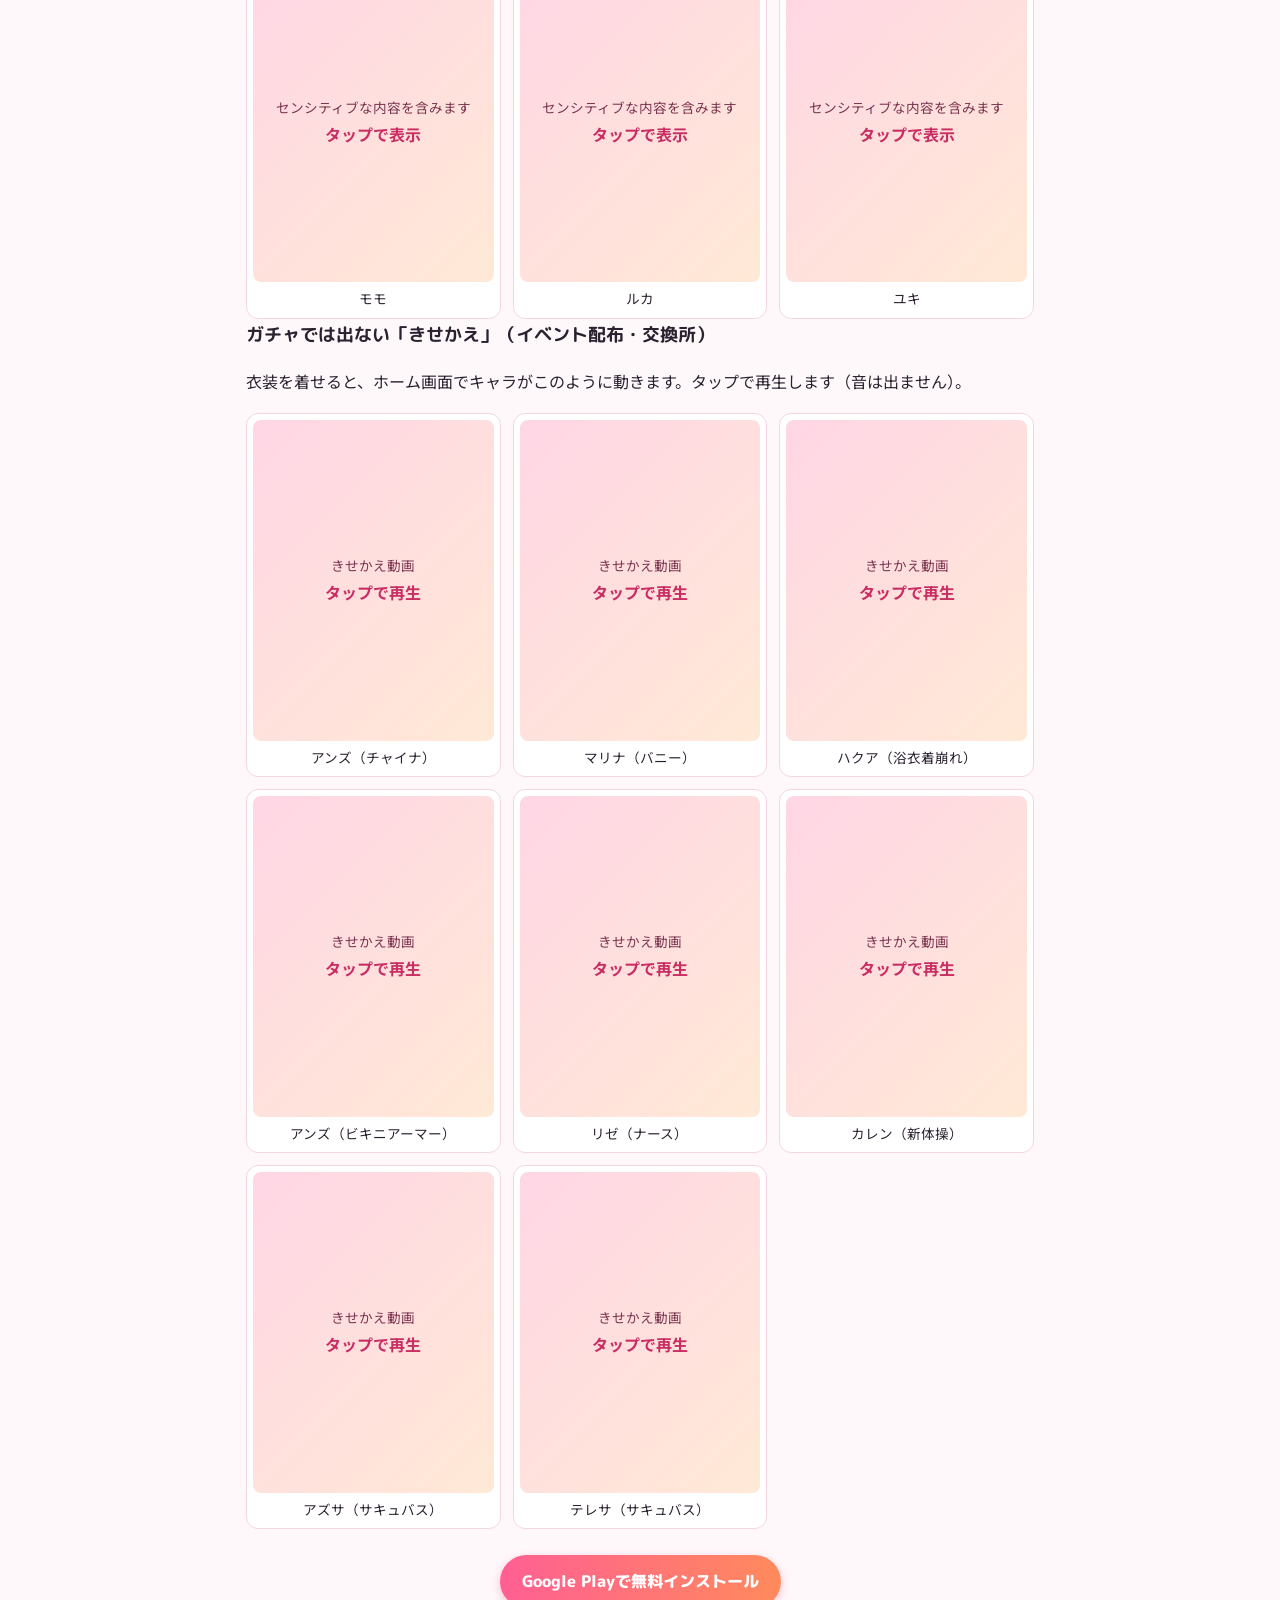
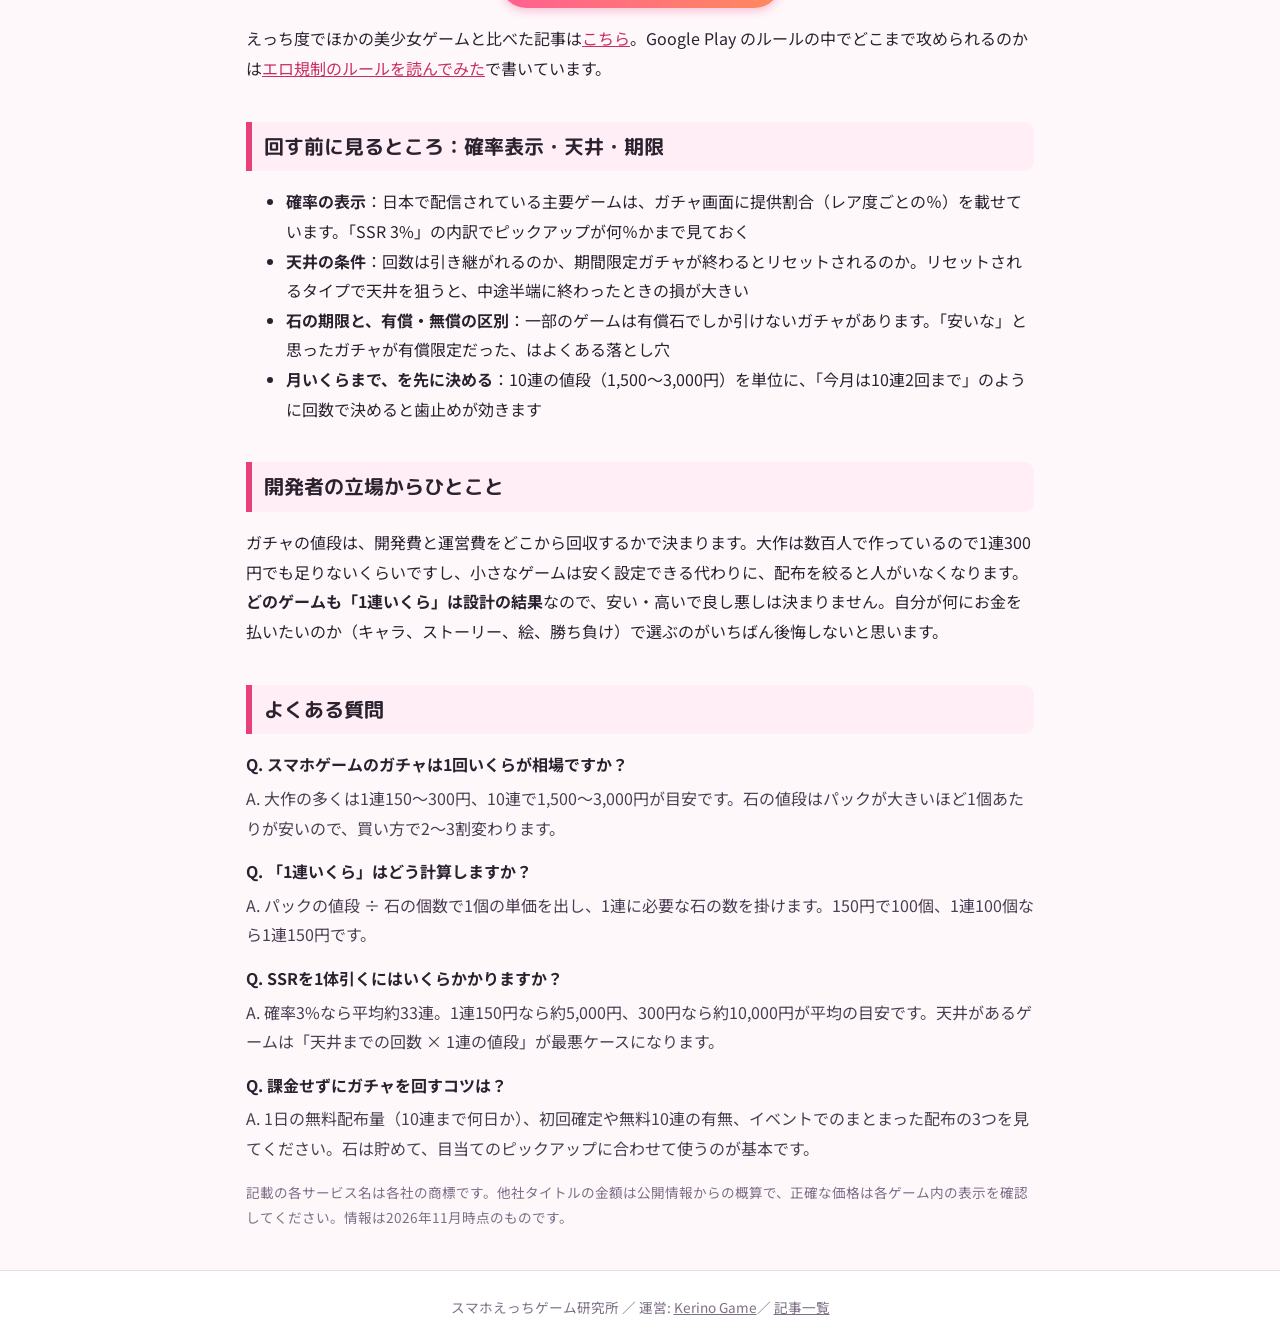
<file: gacha-price-per-pull.html>
<!DOCTYPE html>
<html lang="ja">
<head>
<meta name="google-site-verification" content="uFmAhT1BtxSISixo9vFhw_oFnnRUsoH3mycrjGw6KRs" />
<meta charset="UTF-8">
<meta name="viewport" content="width=device-width, initial-scale=1.0">
<title>ガチャ1回いくら？ スマホゲームの単価相場と「SSR 1体いくら」の計算、課金せずに回す方法【2026年】｜スマホえっちゲーム研究所</title>
<meta name="description" content="「ガチャ 1回 いくら」「10連 値段」で検索する人向けに、主要スマホゲームのガチャ単価の相場（1連150〜300円）を比較。石の単価から1連の値段を出す計算、確率と天井から「SSR 1体いくら」を見積もる方法、課金せずに回すコツ、そして1連125円から回せる美少女ゲームの実例（PR）も。">
<link rel="canonical" href="https://ecchi-game-lab.com/gacha-price-per-pull.html">
<meta property="og:type" content="article">
<meta property="og:site_name" content="スマホえっちゲーム研究所">
<meta property="og:title" content="ガチャ1回いくら？ スマホゲームの単価相場と「SSR 1体いくら」の計算、課金せずに回す方法【2026年】">
<meta property="og:description" content="主要タイトルのガチャ単価（1連150〜300円）を比較表で。確率と天井からSSR 1体の値段を見積もる方法と、無課金で回すコツ。">
<meta property="og:url" content="https://ecchi-game-lab.com/gacha-price-per-pull.html">
<meta property="og:image" content="https://ecchi-game-lab.com/assets/blockbreaker_banner.jpg">
<meta name="twitter:card" content="summary_large_image">
<link href="https://fonts.googleapis.com/css2?family=M+PLUS+Rounded+1c:wght@700;800&family=Noto+Sans+JP:wght@400;700&display=swap" rel="stylesheet">
<link rel="stylesheet" href="assets/style.css">
<script type="application/ld+json">
{"@context":"https://schema.org","@type":"FAQPage","mainEntity":[
{"@type":"Question","name":"スマホゲームのガチャは1回いくらが相場ですか？","acceptedAnswer":{"@type":"Answer","text":"大作タイトルの多くは1連150〜300円、10連で1,500〜3,000円が目安です。課金アイテム（石）の値段はパックが大きいほど1個あたりが安くなるので、同じゲームでも買い方で1連の値段が2〜3割変わります。"}},
{"@type":"Question","name":"ガチャの「1連いくら」はどう計算しますか？","acceptedAnswer":{"@type":"Answer","text":"パックの値段を石の個数で割って石1個の単価を出し、それに1連に必要な石の数を掛けます。例えば150円で100個のパックなら1個1.5円、1連100個なら1連150円です。初回限定の2倍パックや月額パスを使うと、同じ計算でさらに安くなります。"}},
{"@type":"Question","name":"SSRを1体引くにはいくらかかりますか？","acceptedAnswer":{"@type":"Answer","text":"最高レアの確率が3%なら、平均するとおよそ33連に1体です。1連150円なら約5,000円、1連300円なら約10,000円が平均的な目安になります。確率はあくまで平均なので、天井（一定回数で確定）があるゲームでは、天井までの回数×1連の値段が最悪ケースの金額です。"}},
{"@type":"Question","name":"課金せずにガチャを回すコツはありますか？","acceptedAnswer":{"@type":"Answer","text":"見るポイントは3つです。1日にもらえる無料の石の量（10連まで何日か）、初回限定の確定ガチャや無料10連の有無、そしてイベントやログインボーナスでまとまった石が配られるタイミングです。配布量の多いゲームなら、無課金でも週1回ペースで10連できます。"}}
]}
</script>
</head>
<body>
<header class="site"><div class="wrap"><a class="logo" href="./">スマホ<span>えっち</span>ゲーム研究所</a><nav class="main"><a href="./">記事一覧</a><a href="about.html">運営者</a></nav></div></header>
<main class="wrap">
<p class="date">2026年11月14日</p>
<h1>ガチャ1回いくら？<br>スマホゲームの単価相場と「SSR 1体いくら」の計算、課金せずに回す方法【2026年】</h1>
<p class="pr">本記事には、当サイト運営元（Kerino Game）が開発したゲームの紹介（PR）を含みます。運営元は Google Play でゲームを配信している開発者です。他社タイトルの金額は 2026 年 11 月時点の公開情報をもとにした概算で、パックの大きさやキャンペーンで変わります。</p>

<div class="lead">
「ガチャ 1回 いくら」で調べる人が本当に知りたいのは、<strong>「このゲーム、お金をかけるとしたら月いくら飛ぶのか」</strong>だと思います。この記事では、主要スマホゲームの<strong>1連あたりの値段</strong>を並べたうえで、石の単価から自分で計算する方法、確率と天井から<strong>「最高レア1体いくら」</strong>を見積もる方法、そして<strong>課金せずに回すコツ</strong>をまとめました。最後に、当サイト運営元のゲームの単価を同じ計算で正直に出しています（PR）。
</div>

<div class="toc">目次：<a href="#market">相場は1連150〜300円</a> ／ <a href="#calc">「1連いくら」の計算</a> ／ <a href="#ssr">SSR 1体いくら？</a> ／ <a href="#free">課金せずに回す3つのコツ</a> ／ <a href="#example">実例：1連125円の美少女ゲーム（PR）</a> ／ <a href="#check">回す前に見るところ</a> ／ <a href="#faq">よくある質問</a></div>

<h2 id="market">結論：相場は1連150〜300円、10連で1,500〜3,000円</h2>
<p>有名どころのガチャを「いちばん大きい石パックを買ったとき」の単価でそろえると、だいたい次の帯に収まります。<strong>1連200円前後が中央値</strong>、安いゲームで150円、高いゲームで300円です。</p>
<div class="tablewrap"><table>
<thead><tr><th>タイトル（ジャンル）</th><th>1連の目安</th><th>10連の目安</th><th>メモ</th></tr></thead>
<tbody>
<tr><th>原神／崩壊：スターレイル（オープンワールドRPG）</th><td>約240〜300円</td><td>約2,400〜3,000円</td><td>初回限定の2倍パックを使うと一時的に半額近くまで下がる</td></tr>
<tr><th>勝利の女神：NIKKE（ガンシューティング）</th><td>約300円前後</td><td>約3,000円</td><td>1連300ジュエル。配布は多め</td></tr>
<tr><th>ウマ娘 プリティーダービー（育成）</th><td>約180〜250円</td><td>約1,800〜2,500円</td><td>キャラとサポートカードの2種類のガチャがある</td></tr>
<tr><th>Fate/Grand Order（RPG）</th><td>約180円</td><td>10連で11回引けるので実質1割引</td><td>最高レアの基本確率は1%と低め</td></tr>
<tr><th>ブルーアーカイブ（RPG）</th><td>約150円</td><td>約1,500円</td><td>大作の中では安い部類。天井は200連</td></tr>
<tr><th>ぶろっくぶれいかー 美少女ブロック崩し（PR・当サイト運営元）</th><td><strong>125〜150円</strong></td><td><strong>1,250〜1,500円</strong></td><td>月額パスなら1連29円相当。詳細は<a href="#example">下</a></td></tr>
</tbody>
</table></div>
<p class="small">他社タイトルの金額は、公式の石パックの価格と1連の消費量から当サイトが計算した概算です（2026年11月時点）。価格改定やキャンペーンで変わるので、課金前に必ずゲーム内の表示を確認してください。</p>
<p>見てのとおり、<strong>どのゲームも「10連ひと回しで1,500〜3,000円」</strong>。ランチ3〜5回分です。この数字を頭に入れておくと、「ピックアップが来たからちょっと回す」の「ちょっと」がいくらなのか、感覚で分かるようになります。</p>

<h2 id="calc">「1連いくら」は自分で計算できる</h2>
<p>ゲーム内の表示は「石 ○○個 ¥○○」としか書いていないので、1連の値段はパッと分かりません。計算は2ステップです。</p>
<ol>
<li><strong>石1個の単価を出す</strong>：パックの値段 ÷ 石の個数。例えば 150円で100個なら <strong>1.5円/個</strong></li>
<li><strong>1連の消費量を掛ける</strong>：1連100個なら 1.5円 × 100 ＝ <strong>1連150円</strong></li>
</ol>
<p>ここで大事なのが、<strong>同じゲームでもパックの大きさで単価が変わる</strong>こと。ほとんどのゲームは「大きいパックほど1個あたりが安い」設計で、最小パックと最大パックで2〜3割違います。1連300円に見えるゲームが、1万円パックなら240円、ということが普通に起きます。</p>
<p>さらに安くする仕組みが2つあります。</p>
<ul>
<li><strong>初回限定の2倍パック</strong>：初めて買うときだけ石が2倍。これを使うと1連の値段は半分になりますが、1回きりです</li>
<li><strong>月額パス（毎日少しずつもらえるタイプ）</strong>：30日毎日ログインする前提なら、石1個の単価が通常の5分の1〜10分の1になることも。「毎日ログインする人」にはいちばん安い買い方です</li>
</ul>

<h2 id="ssr">本当のコストは「SSR 1体いくら」</h2>
<p>1連の値段より大事なのが、<strong>目当てのレアが出るまでにいくらかかるか</strong>です。これは確率と天井で決まります。</p>
<div class="tablewrap"><table>
<thead><tr><th>最高レアの確率</th><th>平均して何連で1体？</th><th>1連150円なら</th><th>1連300円なら</th></tr></thead>
<tbody>
<tr><th>1%</th><td>約100連</td><td>約15,000円</td><td>約30,000円</td></tr>
<tr><th>2%</th><td>約50連</td><td>約7,500円</td><td>約15,000円</td></tr>
<tr><th>3%</th><td>約33連</td><td>約5,000円</td><td>約10,000円</td></tr>
<tr><th>5%</th><td>約20連</td><td>約3,000円</td><td>約6,000円</td></tr>
</tbody>
</table></div>
<p>「平均して」なので、運が悪ければその2倍、3倍かかります。そこで見るのが<strong>天井</strong>（一定回数で最高レア確定）です。<strong>天井までの回数 × 1連の値段</strong>が、そのゲームの「最悪ケースの金額」。天井100連・1連150円なら最悪15,000円、天井200連・1連300円なら最悪60,000円です。</p>
<p>つまり、ガチャの「安さ」は <strong>①1連の値段 ②確率 ③天井</strong> の3つで決まります。1連が安くても確率が1%なら高いゲームですし、1連300円でも確率5%なら、SSR 1体の値段はむしろ安い部類です。</p>

<h2 id="free">課金せずに回す人が見るべき3つ</h2>
<p>無課金・微課金で遊ぶなら、1連の値段より次の3つを見てください。</p>
<ol>
<li><strong>1日にもらえる無料の石の量</strong>。ログインボーナス＋デイリーミッションの合計が、1連何回ぶんか。「10連まで何日か」で考えると比べやすいです。4〜7日に1回10連できれば配布は多い部類</li>
<li><strong>初回限定の確定ガチャ・無料10連の有無</strong>。最初の10連で最高レアが確定するゲームは、始めた日に「当たり」が手に入ります。確率で泣く前に戦力がそろう</li>
<li><strong>まとまった配布のタイミング</strong>。イベントの報酬や記念配布で、一度に10連ぶん以上配られることがあります。石を貯めておいて、目当てのピックアップに合わせて使うのが鉄則</li>
</ol>
<p>逆に、課金するなら<strong>「初回2倍パック → 月額パス → 大パック」の順</strong>がいちばん安くつきます。最小パックをちょこちょこ買うのが、単価の面ではいちばん損です。</p>

<h2 id="example">実例：1連125円から回せる美少女ゲーム『ぶろっくぶれいかー 美少女ブロック崩し』（PR）</h2>
<div class="hero"><a href="https://play.google.com/store/apps/details?id=com.kerinogame.gachablockbreaker" rel="sponsored noopener"><img src="assets/blockbreaker_banner.jpg" alt="ぶろっくぶれいかー 美少女ブロック崩し" loading="lazy"></a></div>
<p>上の計算を、当サイト運営元のゲームにそのまま当てはめます。ブロックを壊すほど美少女のイラストが開放される脱衣系のブロック崩しで、ガチャで仲間を増やすタイプです。ガチャは<strong>1連100オーブ・10連1,000オーブ</strong>、最高レア SSR の確率は <strong>3%</strong>、<strong>100連で天井（SSR確定）</strong>。</p>
<div class="tablewrap"><table>
<thead><tr><th>買い方</th><th>値段</th><th>オーブ</th><th>オーブ1個</th><th>1連あたり</th></tr></thead>
<tbody>
<tr><th>最小パック</th><td>¥150</td><td>100</td><td>1.5円</td><td><strong>150円</strong></td></tr>
<tr><th>¥1,350 パック</th><td>¥1,350</td><td>1,000</td><td>1.35円</td><td>135円</td></tr>
<tr><th>最大パック</th><td>¥10,000</td><td>8,000</td><td>1.25円</td><td><strong>125円</strong></td></tr>
<tr><th>初心者パック（1人1回）</th><td>¥650</td><td>1,000</td><td>0.65円</td><td><strong>65円</strong>（10連が650円）</td></tr>
<tr><th>マンスリーパス（30日毎日受け取り）</th><td>¥800</td><td>400＋80×30日＝2,800</td><td>0.29円</td><td><strong>29円</strong></td></tr>
</tbody>
</table></div>
<p>上の相場表と比べると、<strong>最小パックでも大作の最大パックと同じくらい</strong>、<strong>パスなら1連29円</strong>です。SSR 1体の平均コスト（確率3%＝約33連）は、通常パックで約4,000〜5,000円、パスなら約1,000円。天井100連の最悪ケースでも12,500〜15,000円で止まります。</p>
<p>課金しない場合の目安も正直に書いておきます。</p>
<ul>
<li><strong>毎日の配布</strong>：ログインボーナス 100 ＋ デイリーミッション全達成 150 ＝ <strong>1日約250オーブ</strong>。<strong>4日で10連</strong>のペース</li>
<li><strong>はじめての10連は無料で SSR 確定</strong>。インストールした日に最高レアが1体手に入ります</li>
<li><strong>7日目のログインボーナスで SSR 確定チケット</strong>。1週間で確定2体</li>
<li>イベントの交換所やランキングでは、ガチャでは出ない限定の衣装（きせかえ）が配られます</li>
</ul>
<p>「ガチャの値段」で見ると安い部類ですが、それはゲームが短い（1プレイ3分）ぶん、キャラを増やして絵を集めることが主役だからです。何が開放されるのかは下のギャラリーで。露出が多めなので、タップしたときだけ表示します。</p>

<h3>ガチャで仲間にしたキャラの覚醒イラスト</h3>
<div class="gallery">
<figure class="g tap"><button type="button" class="reveal" data-src="assets/sensitive/m_i16.jpg" data-cap="ルル"><span>センシティブな内容を含みます<br><b>タップで表示</b></span></button><figcaption>ルル</figcaption></figure>
<figure class="g tap"><button type="button" class="reveal" data-src="assets/sensitive/m_i40.jpg" data-cap="テレサ"><span>センシティブな内容を含みます<br><b>タップで表示</b></span></button><figcaption>テレサ</figcaption></figure>
<figure class="g tap"><button type="button" class="reveal" data-src="assets/sensitive/m_i06.jpg" data-cap="アズサ"><span>センシティブな内容を含みます<br><b>タップで表示</b></span></button><figcaption>アズサ</figcaption></figure>
<figure class="g tap"><button type="button" class="reveal" data-src="assets/sensitive/m_i23.jpg" data-cap="モモ"><span>センシティブな内容を含みます<br><b>タップで表示</b></span></button><figcaption>モモ</figcaption></figure>
<figure class="g tap"><button type="button" class="reveal" data-src="assets/sensitive/m_i33.jpg" data-cap="ルカ"><span>センシティブな内容を含みます<br><b>タップで表示</b></span></button><figcaption>ルカ</figcaption></figure>
<figure class="g tap"><button type="button" class="reveal" data-src="assets/sensitive/m_i44.jpg" data-cap="ユキ"><span>センシティブな内容を含みます<br><b>タップで表示</b></span></button><figcaption>ユキ</figcaption></figure>
</div>

<h3>ガチャでは出ない「きせかえ」（イベント配布・交換所）</h3>
<p>衣装を着せると、ホーム画面でキャラがこのように動きます。タップで再生します（音は出ません）。</p>
<div class="gallery">
<figure class="g tap"><button type="button" class="reveal" data-video="assets/sensitive/m_v029.mp4" data-cap="アンズ（チャイナ）"><span>きせかえ動画<br><b>タップで再生</b></span></button><figcaption>アンズ（チャイナ）</figcaption></figure>
<figure class="g tap"><button type="button" class="reveal" data-video="assets/sensitive/m_v033.mp4" data-cap="マリナ（バニー）"><span>きせかえ動画<br><b>タップで再生</b></span></button><figcaption>マリナ（バニー）</figcaption></figure>
<figure class="g tap"><button type="button" class="reveal" data-video="assets/sensitive/m_v038.mp4" data-cap="ハクア（浴衣着崩れ）"><span>きせかえ動画<br><b>タップで再生</b></span></button><figcaption>ハクア（浴衣着崩れ）</figcaption></figure>
<figure class="g tap"><button type="button" class="reveal" data-video="assets/sensitive/m_v053.mp4" data-cap="アンズ（ビキニアーマー）"><span>きせかえ動画<br><b>タップで再生</b></span></button><figcaption>アンズ（ビキニアーマー）</figcaption></figure>
<figure class="g tap"><button type="button" class="reveal" data-video="assets/sensitive/m_v066.mp4" data-cap="リゼ（ナース）"><span>きせかえ動画<br><b>タップで再生</b></span></button><figcaption>リゼ（ナース）</figcaption></figure>
<figure class="g tap"><button type="button" class="reveal" data-video="assets/sensitive/m_v102.mp4" data-cap="カレン（新体操）"><span>きせかえ動画<br><b>タップで再生</b></span></button><figcaption>カレン（新体操）</figcaption></figure>
<figure class="g tap"><button type="button" class="reveal" data-video="assets/sensitive/m_v183.mp4" data-cap="アズサ（サキュバス）"><span>きせかえ動画<br><b>タップで再生</b></span></button><figcaption>アズサ（サキュバス）</figcaption></figure>
<figure class="g tap"><button type="button" class="reveal" data-video="assets/sensitive/m_v188.mp4" data-cap="テレサ（サキュバス）"><span>きせかえ動画<br><b>タップで再生</b></span></button><figcaption>テレサ（サキュバス）</figcaption></figure>
</div>
<p style="text-align:center"><a class="btn" href="https://play.google.com/store/apps/details?id=com.kerinogame.gachablockbreaker" rel="sponsored noopener">Google Playで無料インストール</a></p>
<p>えっち度でほかの美少女ゲームと比べた記事は<a href="ranking-google-play-bishoujo.html">こちら</a>。Google Play のルールの中でどこまで攻められるのかは<a href="google-play-ecchi-rules.html">エロ規制のルールを読んでみた</a>で書いています。</p>

<h2 id="check">回す前に見るところ：確率表示・天井・期限</h2>
<ul>
<li><strong>確率の表示</strong>：日本で配信されている主要ゲームは、ガチャ画面に提供割合（レア度ごとの％）を載せています。「SSR 3%」の内訳でピックアップが何％かまで見ておく</li>
<li><strong>天井の条件</strong>：回数は引き継がれるのか、期間限定ガチャが終わるとリセットされるのか。リセットされるタイプで天井を狙うと、中途半端に終わったときの損が大きい</li>
<li><strong>石の期限と、有償・無償の区別</strong>：一部のゲームは有償石でしか引けないガチャがあります。「安いな」と思ったガチャが有償限定だった、はよくある落とし穴</li>
<li><strong>月いくらまで、を先に決める</strong>：10連の値段（1,500〜3,000円）を単位に、「今月は10連2回まで」のように回数で決めると歯止めが効きます</li>
</ul>

<h2>開発者の立場からひとこと</h2>
<p>ガチャの値段は、開発費と運営費をどこから回収するかで決まります。大作は数百人で作っているので1連300円でも足りないくらいですし、小さなゲームは安く設定できる代わりに、配布を絞ると人がいなくなります。<strong>どのゲームも「1連いくら」は設計の結果</strong>なので、安い・高いで良し悪しは決まりません。自分が何にお金を払いたいのか（キャラ、ストーリー、絵、勝ち負け）で選ぶのがいちばん後悔しないと思います。</p>

<h2 id="faq">よくある質問</h2>
<dl class="faq">
<dt>Q. スマホゲームのガチャは1回いくらが相場ですか？</dt><dd>A. 大作の多くは1連150〜300円、10連で1,500〜3,000円が目安です。石の値段はパックが大きいほど1個あたりが安いので、買い方で2〜3割変わります。</dd>
<dt>Q. 「1連いくら」はどう計算しますか？</dt><dd>A. パックの値段 ÷ 石の個数で1個の単価を出し、1連に必要な石の数を掛けます。150円で100個、1連100個なら1連150円です。</dd>
<dt>Q. SSRを1体引くにはいくらかかりますか？</dt><dd>A. 確率3%なら平均約33連。1連150円なら約5,000円、300円なら約10,000円が平均の目安です。天井があるゲームは「天井までの回数 × 1連の値段」が最悪ケースになります。</dd>
<dt>Q. 課金せずにガチャを回すコツは？</dt><dd>A. 1日の無料配布量（10連まで何日か）、初回確定や無料10連の有無、イベントでのまとまった配布の3つを見てください。石は貯めて、目当てのピックアップに合わせて使うのが基本です。</dd>
</dl>

<p class="small">記載の各サービス名は各社の商標です。他社タイトルの金額は公開情報からの概算で、正確な価格は各ゲーム内の表示を確認してください。情報は2026年11月時点のものです。</p>
</main>
<footer class="site">スマホえっちゲーム研究所 ／ 運営: <a href="about.html">Kerino Game</a>／ <a href="./">記事一覧</a></footer>
<script src="assets/reveal.js"></script>
</body>
</html>
</file>
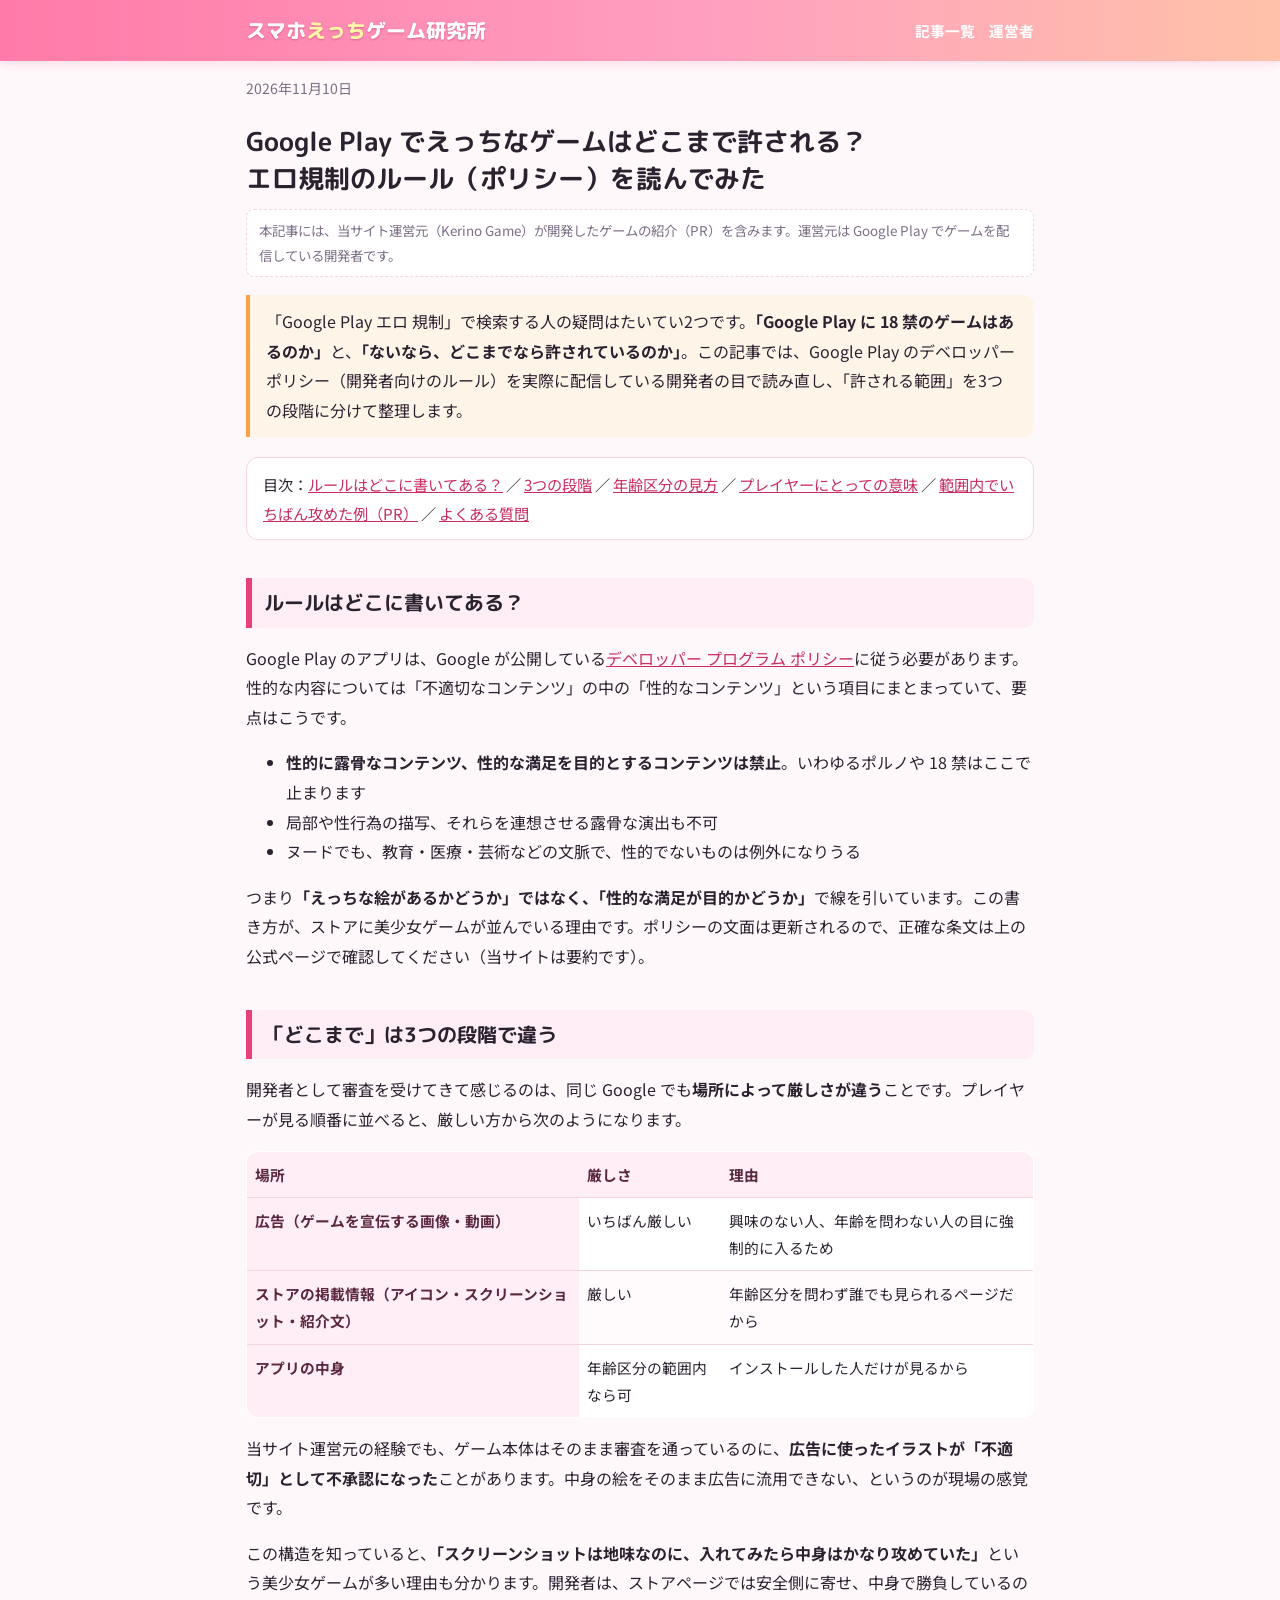
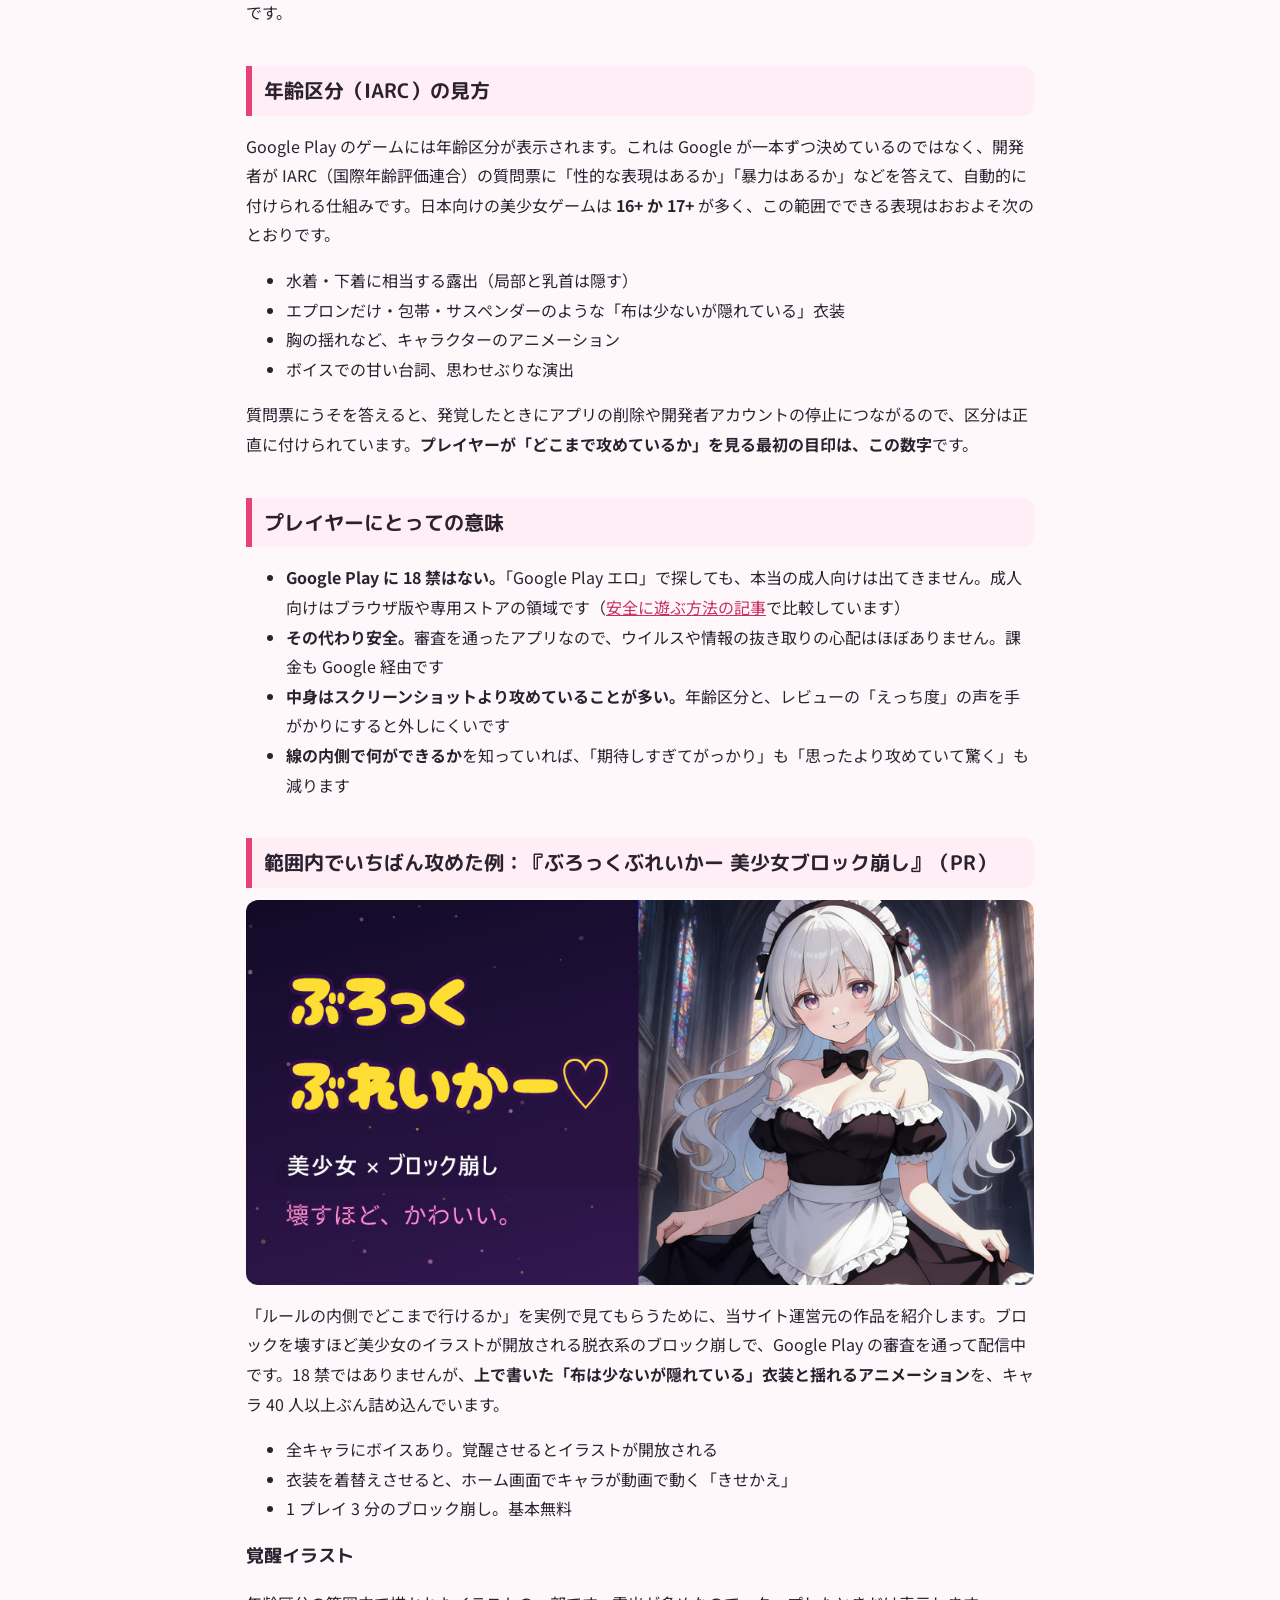
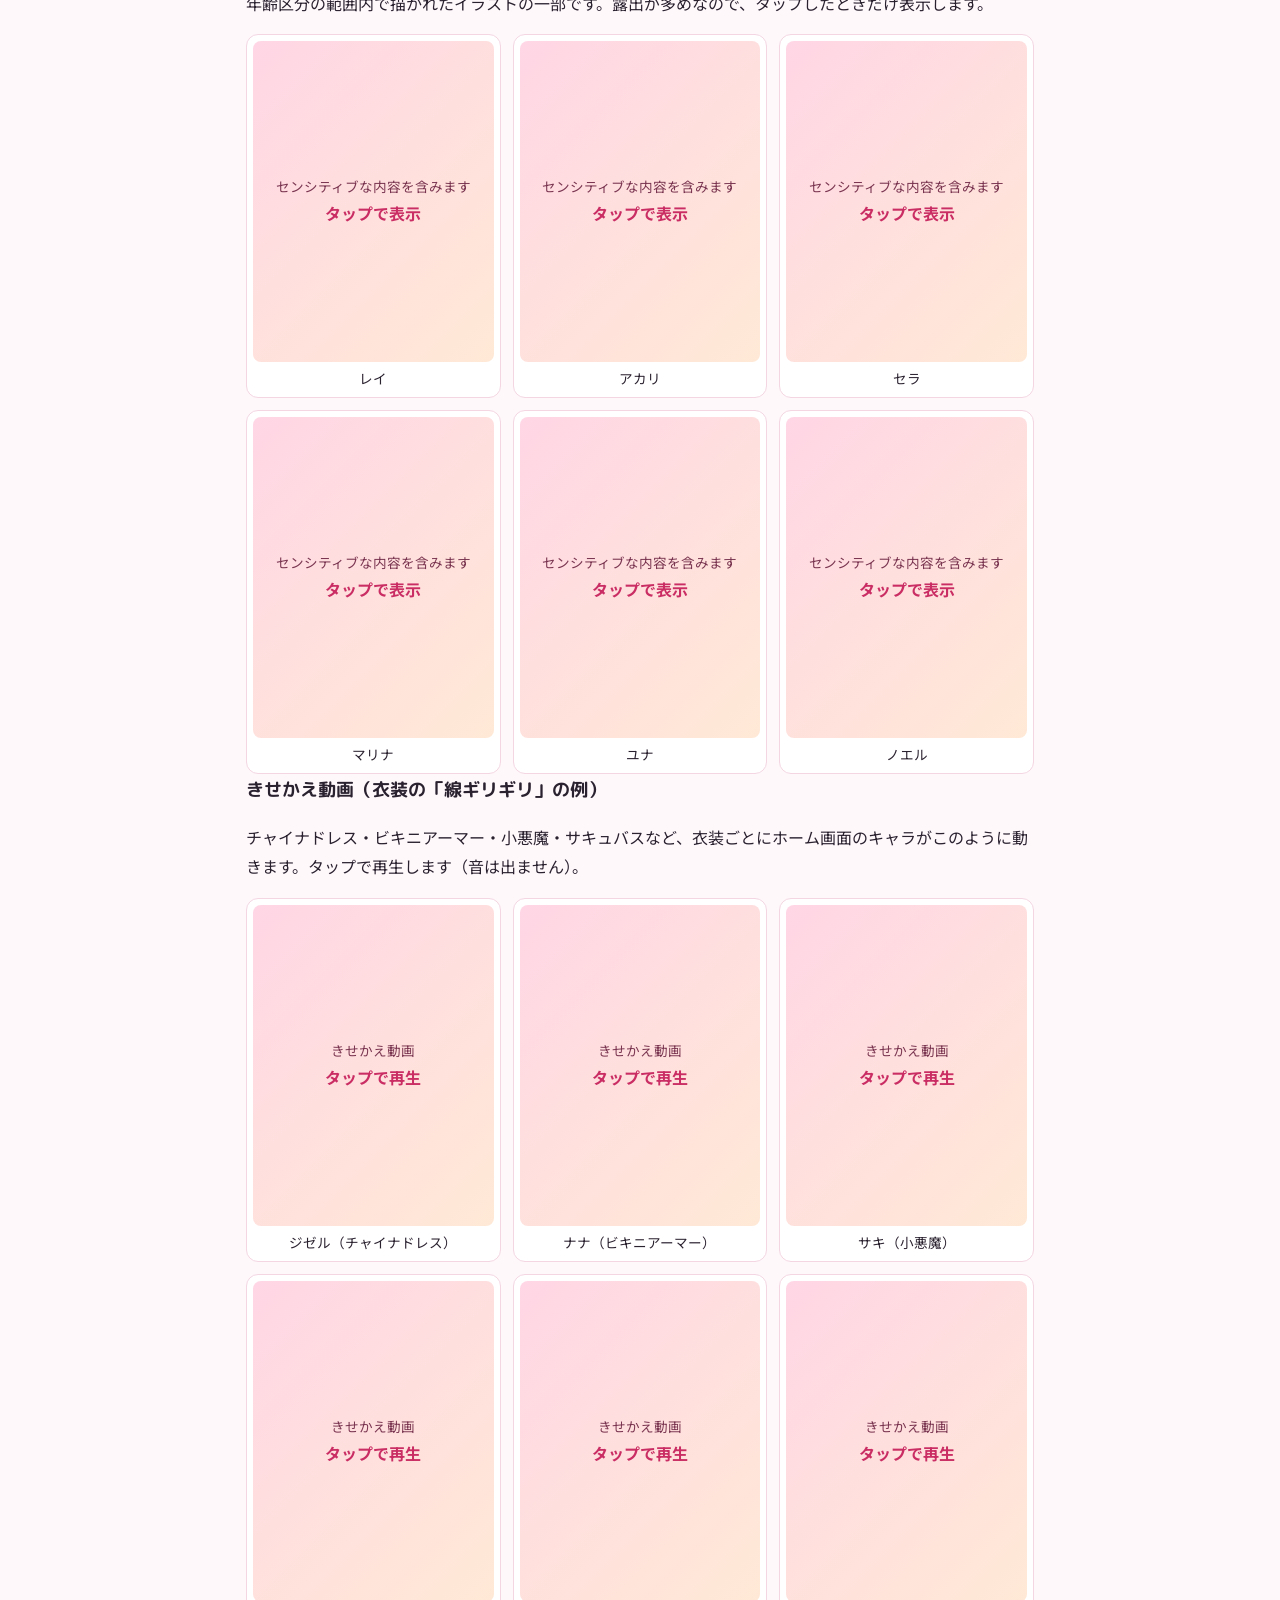
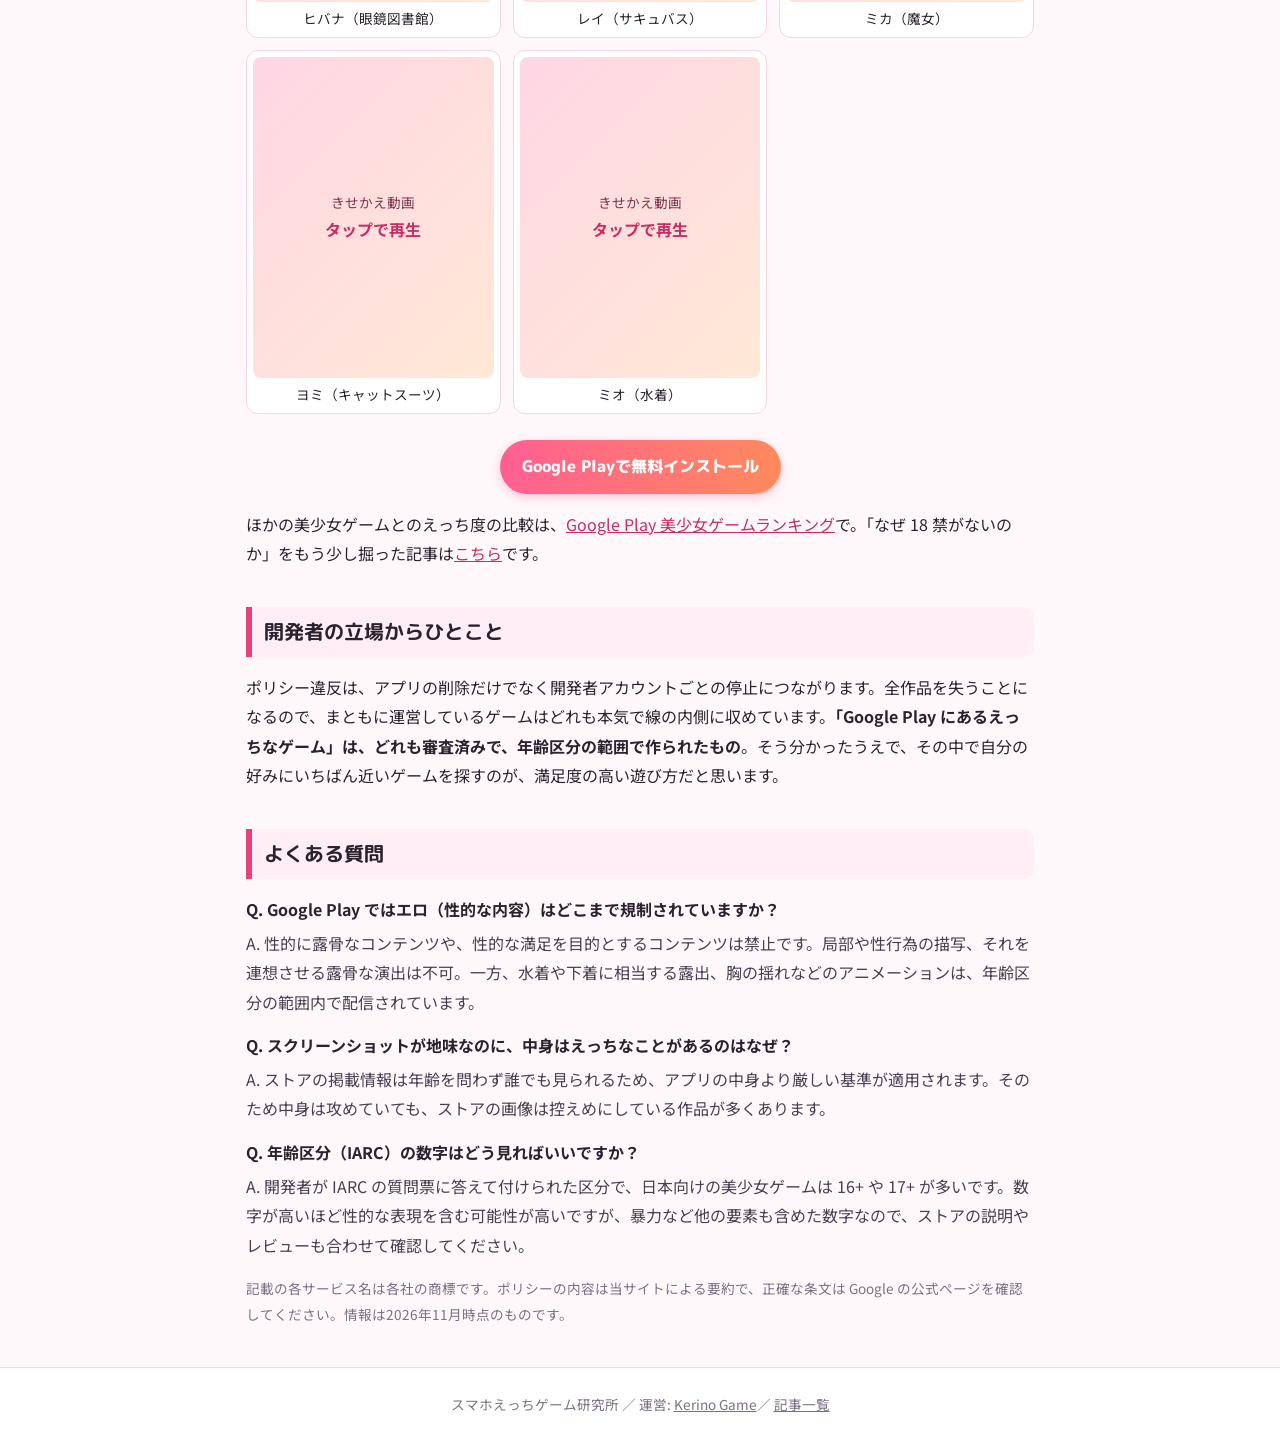
<file: google-play-ecchi-rules.html>
<!DOCTYPE html>
<html lang="ja">
<head>
<meta name="google-site-verification" content="uFmAhT1BtxSISixo9vFhw_oFnnRUsoH3mycrjGw6KRs" />
<meta charset="UTF-8">
<meta name="viewport" content="width=device-width, initial-scale=1.0">
<title>Google Play でえっちなゲームはどこまで許される？ エロ規制のルール（ポリシー）を読んでみた｜スマホえっちゲーム研究所</title>
<meta name="description" content="「Google Play エロ 規制」で検索する人向けに、Google Play のデベロッパー ポリシーが性的なコンテンツをどう扱っているかを整理。アプリの中身・ストアの掲載情報・広告の3つで厳しさが違う理由と、年齢区分（IARC）の見方、その範囲でいちばん攻めているゲームを紹介します。">
<link rel="canonical" href="https://ecchi-game-lab.com/google-play-ecchi-rules.html">
<meta property="og:type" content="article">
<meta property="og:site_name" content="スマホえっちゲーム研究所">
<meta property="og:title" content="Google Play でえっちなゲームはどこまで許される？ エロ規制のルール（ポリシー）を読んでみた">
<meta property="og:description" content="Google Play の性的コンテンツの規制を、アプリの中身・ストア掲載情報・広告の3段階で整理。年齢区分の見方と、その範囲で攻めているゲームも。">
<meta property="og:url" content="https://ecchi-game-lab.com/google-play-ecchi-rules.html">
<meta property="og:image" content="https://ecchi-game-lab.com/assets/blockbreaker_banner.jpg">
<meta name="twitter:card" content="summary_large_image">
<link href="https://fonts.googleapis.com/css2?family=M+PLUS+Rounded+1c:wght@700;800&family=Noto+Sans+JP:wght@400;700&display=swap" rel="stylesheet">
<link rel="stylesheet" href="assets/style.css">
<script type="application/ld+json">
{"@context":"https://schema.org","@type":"FAQPage","mainEntity":[
{"@type":"Question","name":"Google Playではエロ（性的な内容）はどこまで規制されていますか？","acceptedAnswer":{"@type":"Answer","text":"Google Playのデベロッパー ポリシーは、性的に露骨なコンテンツや、性的な満足を目的とするコンテンツを禁止しています。局部や性行為の描写、それを連想させる露骨な演出は不可です。一方、水着や下着に相当する露出、胸の揺れなどのアニメーションは、年齢区分（16+・17+など）の範囲内で配信されています。"}},
{"@type":"Question","name":"Google Playのスクリーンショットが地味なのに、ゲームの中身はえっちなことがあるのはなぜ？","acceptedAnswer":{"@type":"Answer","text":"ストアの掲載情報（アイコン・スクリーンショット・紹介文）は年齢を問わず誰でも見られるため、アプリの中身より厳しい基準が適用されます。そのため、中身は年齢区分の範囲で攻めていても、ストアの画像は控えめにしている作品が多くあります。"}},
{"@type":"Question","name":"年齢区分（IARC）の数字はどう見ればいいですか？","acceptedAnswer":{"@type":"Answer","text":"Google Playのゲームには、開発者がIARCの質問票に答えて付けられた年齢区分が表示されます。日本向けの美少女ゲームは16+や17+が多く、この数字が高いほど性的な表現を含む可能性が高いと考えられます。ただし数字は内容の方向性（暴力・性的表現など）をまとめたものなので、詳細はストアの説明やレビューも合わせて確認してください。"}}
]}
</script>
</head>
<body>
<header class="site"><div class="wrap"><a class="logo" href="./">スマホ<span>えっち</span>ゲーム研究所</a><nav class="main"><a href="./">記事一覧</a><a href="about.html">運営者</a></nav></div></header>
<main class="wrap">
<p class="date">2026年11月10日</p>
<h1>Google Play でえっちなゲームはどこまで許される？<br>エロ規制のルール（ポリシー）を読んでみた</h1>
<p class="pr">本記事には、当サイト運営元（Kerino Game）が開発したゲームの紹介（PR）を含みます。運営元は Google Play でゲームを配信している開発者です。</p>

<div class="lead">
「Google Play エロ 規制」で検索する人の疑問はたいてい2つです。<strong>「Google Play に 18 禁のゲームはあるのか」</strong>と、<strong>「ないなら、どこまでなら許されているのか」</strong>。この記事では、Google Play のデベロッパー ポリシー（開発者向けのルール）を実際に配信している開発者の目で読み直し、「許される範囲」を3つの段階に分けて整理します。
</div>

<div class="toc">目次：<a href="#rule">ルールはどこに書いてある？</a> ／ <a href="#three">3つの段階</a> ／ <a href="#rating">年齢区分の見方</a> ／ <a href="#player">プレイヤーにとっての意味</a> ／ <a href="#example">範囲内でいちばん攻めた例（PR）</a> ／ <a href="#faq">よくある質問</a></div>

<h2 id="rule">ルールはどこに書いてある？</h2>
<p>Google Play のアプリは、Google が公開している<a href="https://play.google.com/about/developer-content-policy/" rel="noopener" target="_blank">デベロッパー プログラム ポリシー</a>に従う必要があります。性的な内容については「不適切なコンテンツ」の中の「性的なコンテンツ」という項目にまとまっていて、要点はこうです。</p>
<ul>
<li><strong>性的に露骨なコンテンツ、性的な満足を目的とするコンテンツは禁止</strong>。いわゆるポルノや 18 禁はここで止まります</li>
<li>局部や性行為の描写、それらを連想させる露骨な演出も不可</li>
<li>ヌードでも、教育・医療・芸術などの文脈で、性的でないものは例外になりうる</li>
</ul>
<p>つまり<strong>「えっちな絵があるかどうか」ではなく、「性的な満足が目的かどうか」</strong>で線を引いています。この書き方が、ストアに美少女ゲームが並んでいる理由です。ポリシーの文面は更新されるので、正確な条文は上の公式ページで確認してください（当サイトは要約です）。</p>

<h2 id="three">「どこまで」は3つの段階で違う</h2>
<p>開発者として審査を受けてきて感じるのは、同じ Google でも<strong>場所によって厳しさが違う</strong>ことです。プレイヤーが見る順番に並べると、厳しい方から次のようになります。</p>
<div class="tablewrap"><table>
<thead><tr><th>場所</th><th>厳しさ</th><th>理由</th></tr></thead>
<tbody>
<tr><th>広告（ゲームを宣伝する画像・動画）</th><td>いちばん厳しい</td><td>興味のない人、年齢を問わない人の目に強制的に入るため</td></tr>
<tr><th>ストアの掲載情報（アイコン・スクリーンショット・紹介文）</th><td>厳しい</td><td>年齢区分を問わず誰でも見られるページだから</td></tr>
<tr><th>アプリの中身</th><td>年齢区分の範囲内なら可</td><td>インストールした人だけが見るから</td></tr>
</tbody>
</table></div>
<p>当サイト運営元の経験でも、ゲーム本体はそのまま審査を通っているのに、<strong>広告に使ったイラストが「不適切」として不承認になった</strong>ことがあります。中身の絵をそのまま広告に流用できない、というのが現場の感覚です。</p>
<p>この構造を知っていると、<strong>「スクリーンショットは地味なのに、入れてみたら中身はかなり攻めていた」</strong>という美少女ゲームが多い理由も分かります。開発者は、ストアページでは安全側に寄せ、中身で勝負しているのです。</p>

<h2 id="rating">年齢区分（IARC）の見方</h2>
<p>Google Play のゲームには年齢区分が表示されます。これは Google が一本ずつ決めているのではなく、開発者が IARC（国際年齢評価連合）の質問票に「性的な表現はあるか」「暴力はあるか」などを答えて、自動的に付けられる仕組みです。日本向けの美少女ゲームは <strong>16+ か 17+</strong> が多く、この範囲でできる表現はおおよそ次のとおりです。</p>
<ul>
<li>水着・下着に相当する露出（局部と乳首は隠す）</li>
<li>エプロンだけ・包帯・サスペンダーのような「布は少ないが隠れている」衣装</li>
<li>胸の揺れなど、キャラクターのアニメーション</li>
<li>ボイスでの甘い台詞、思わせぶりな演出</li>
</ul>
<p>質問票にうそを答えると、発覚したときにアプリの削除や開発者アカウントの停止につながるので、区分は正直に付けられています。<strong>プレイヤーが「どこまで攻めているか」を見る最初の目印は、この数字</strong>です。</p>

<h2 id="player">プレイヤーにとっての意味</h2>
<ul>
<li><strong>Google Play に 18 禁はない。</strong>「Google Play エロ」で探しても、本当の成人向けは出てきません。成人向けはブラウザ版や専用ストアの領域です（<a href="smartphone-ecchi-game-safe.html">安全に遊ぶ方法の記事</a>で比較しています）</li>
<li><strong>その代わり安全。</strong>審査を通ったアプリなので、ウイルスや情報の抜き取りの心配はほぼありません。課金も Google 経由です</li>
<li><strong>中身はスクリーンショットより攻めていることが多い。</strong>年齢区分と、レビューの「えっち度」の声を手がかりにすると外しにくいです</li>
<li><strong>線の内側で何ができるか</strong>を知っていれば、「期待しすぎてがっかり」も「思ったより攻めていて驚く」も減ります</li>
</ul>

<h2 id="example">範囲内でいちばん攻めた例：『ぶろっくぶれいかー 美少女ブロック崩し』（PR）</h2>
<div class="hero"><a href="https://play.google.com/store/apps/details?id=com.kerinogame.gachablockbreaker" rel="sponsored noopener"><img src="assets/blockbreaker_banner.jpg" alt="ぶろっくぶれいかー 美少女ブロック崩し" loading="lazy"></a></div>
<p>「ルールの内側でどこまで行けるか」を実例で見てもらうために、当サイト運営元の作品を紹介します。ブロックを壊すほど美少女のイラストが開放される脱衣系のブロック崩しで、Google Play の審査を通って配信中です。18 禁ではありませんが、<strong>上で書いた「布は少ないが隠れている」衣装と揺れるアニメーション</strong>を、キャラ 40 人以上ぶん詰め込んでいます。</p>
<ul>
<li>全キャラにボイスあり。覚醒させるとイラストが開放される</li>
<li>衣装を着替えさせると、ホーム画面でキャラが動画で動く「きせかえ」</li>
<li>1 プレイ 3 分のブロック崩し。基本無料</li>
</ul>

<h3>覚醒イラスト</h3>
<p>年齢区分の範囲内で描かれたイラストの一部です。露出が多めなので、タップしたときだけ表示します。</p>
<div class="gallery">
<figure class="g tap"><button type="button" class="reveal" data-src="assets/sensitive/m_i29.jpg" data-cap="レイ"><span>センシティブな内容を含みます<br><b>タップで表示</b></span></button><figcaption>レイ</figcaption></figure>
<figure class="g tap"><button type="button" class="reveal" data-src="assets/sensitive/m_i02.jpg" data-cap="アカリ"><span>センシティブな内容を含みます<br><b>タップで表示</b></span></button><figcaption>アカリ</figcaption></figure>
<figure class="g tap"><button type="button" class="reveal" data-src="assets/sensitive/m_i36.jpg" data-cap="セラ"><span>センシティブな内容を含みます<br><b>タップで表示</b></span></button><figcaption>セラ</figcaption></figure>
<figure class="g tap"><button type="button" class="reveal" data-src="assets/sensitive/m_i18.jpg" data-cap="マリナ"><span>センシティブな内容を含みます<br><b>タップで表示</b></span></button><figcaption>マリナ</figcaption></figure>
<figure class="g tap"><button type="button" class="reveal" data-src="assets/sensitive/m_i45.jpg" data-cap="ユナ"><span>センシティブな内容を含みます<br><b>タップで表示</b></span></button><figcaption>ユナ</figcaption></figure>
<figure class="g tap"><button type="button" class="reveal" data-src="assets/sensitive/m_i27.jpg" data-cap="ノエル"><span>センシティブな内容を含みます<br><b>タップで表示</b></span></button><figcaption>ノエル</figcaption></figure>
</div>

<h3>きせかえ動画（衣装の「線ギリギリ」の例）</h3>
<p>チャイナドレス・ビキニアーマー・小悪魔・サキュバスなど、衣装ごとにホーム画面のキャラがこのように動きます。タップで再生します（音は出ません）。</p>
<div class="gallery">
<figure class="g tap"><button type="button" class="reveal" data-video="assets/sensitive/m_v110.mp4" data-cap="ジゼル（チャイナドレス）"><span>きせかえ動画<br><b>タップで再生</b></span></button><figcaption>ジゼル（チャイナドレス）</figcaption></figure>
<figure class="g tap"><button type="button" class="reveal" data-video="assets/sensitive/m_v084.mp4" data-cap="ナナ（ビキニアーマー）"><span>きせかえ動画<br><b>タップで再生</b></span></button><figcaption>ナナ（ビキニアーマー）</figcaption></figure>
<figure class="g tap"><button type="button" class="reveal" data-video="assets/sensitive/m_v076.mp4" data-cap="サキ（小悪魔）"><span>きせかえ動画<br><b>タップで再生</b></span></button><figcaption>サキ（小悪魔）</figcaption></figure>
<figure class="g tap"><button type="button" class="reveal" data-video="assets/sensitive/m_v040.mp4" data-cap="ヒバナ（眼鏡図書館）"><span>きせかえ動画<br><b>タップで再生</b></span></button><figcaption>ヒバナ（眼鏡図書館）</figcaption></figure>
<figure class="g tap"><button type="button" class="reveal" data-video="assets/sensitive/m_v143.mp4" data-cap="レイ（サキュバス）"><span>きせかえ動画<br><b>タップで再生</b></span></button><figcaption>レイ（サキュバス）</figcaption></figure>
<figure class="g tap"><button type="button" class="reveal" data-video="assets/sensitive/m_v133.mp4" data-cap="ミカ（魔女）"><span>きせかえ動画<br><b>タップで再生</b></span></button><figcaption>ミカ（魔女）</figcaption></figure>
<figure class="g tap"><button type="button" class="reveal" data-video="assets/sensitive/m_v045.mp4" data-cap="ヨミ（キャットスーツ）"><span>きせかえ動画<br><b>タップで再生</b></span></button><figcaption>ヨミ（キャットスーツ）</figcaption></figure>
<figure class="g tap"><button type="button" class="reveal" data-video="assets/sensitive/m_v211.mp4" data-cap="ミオ（水着）"><span>きせかえ動画<br><b>タップで再生</b></span></button><figcaption>ミオ（水着）</figcaption></figure>
</div>
<p style="text-align:center"><a class="btn" href="https://play.google.com/store/apps/details?id=com.kerinogame.gachablockbreaker" rel="sponsored noopener">Google Playで無料インストール</a></p>
<p>ほかの美少女ゲームとのえっち度の比較は、<a href="ranking-google-play-bishoujo.html">Google Play 美少女ゲームランキング</a>で。「なぜ 18 禁がないのか」をもう少し掘った記事は<a href="no-r18-on-google-play.html">こちら</a>です。</p>

<h2>開発者の立場からひとこと</h2>
<p>ポリシー違反は、アプリの削除だけでなく開発者アカウントごとの停止につながります。全作品を失うことになるので、まともに運営しているゲームはどれも本気で線の内側に収めています。<strong>「Google Play にあるえっちなゲーム」は、どれも審査済みで、年齢区分の範囲で作られたもの</strong>。そう分かったうえで、その中で自分の好みにいちばん近いゲームを探すのが、満足度の高い遊び方だと思います。</p>

<h2 id="faq">よくある質問</h2>
<dl class="faq">
<dt>Q. Google Play ではエロ（性的な内容）はどこまで規制されていますか？</dt><dd>A. 性的に露骨なコンテンツや、性的な満足を目的とするコンテンツは禁止です。局部や性行為の描写、それを連想させる露骨な演出は不可。一方、水着や下着に相当する露出、胸の揺れなどのアニメーションは、年齢区分の範囲内で配信されています。</dd>
<dt>Q. スクリーンショットが地味なのに、中身はえっちなことがあるのはなぜ？</dt><dd>A. ストアの掲載情報は年齢を問わず誰でも見られるため、アプリの中身より厳しい基準が適用されます。そのため中身は攻めていても、ストアの画像は控えめにしている作品が多くあります。</dd>
<dt>Q. 年齢区分（IARC）の数字はどう見ればいいですか？</dt><dd>A. 開発者が IARC の質問票に答えて付けられた区分で、日本向けの美少女ゲームは 16+ や 17+ が多いです。数字が高いほど性的な表現を含む可能性が高いですが、暴力など他の要素も含めた数字なので、ストアの説明やレビューも合わせて確認してください。</dd>
</dl>

<p class="small">記載の各サービス名は各社の商標です。ポリシーの内容は当サイトによる要約で、正確な条文は Google の公式ページを確認してください。情報は2026年11月時点のものです。</p>
</main>
<footer class="site">スマホえっちゲーム研究所 ／ 運営: <a href="about.html">Kerino Game</a>／ <a href="./">記事一覧</a></footer>
<script src="assets/reveal.js"></script>
</body>
</html>
</file>
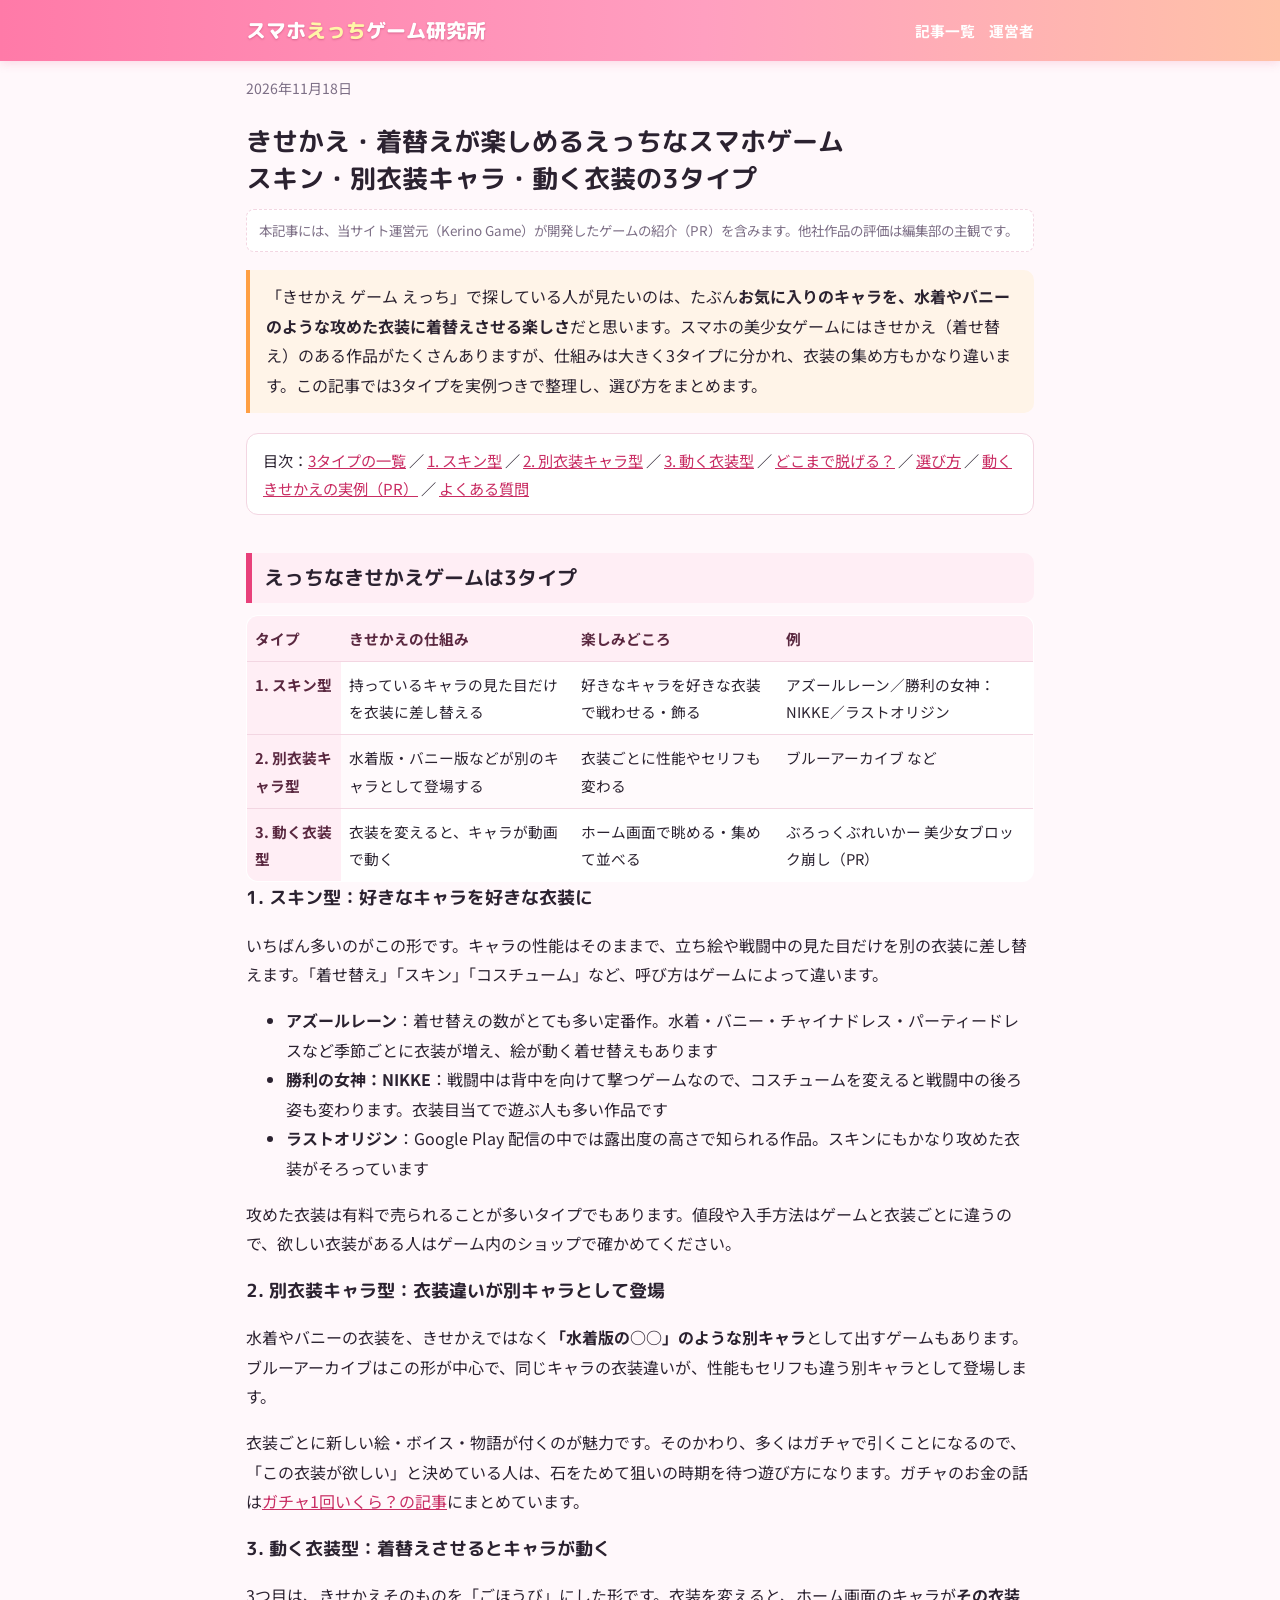
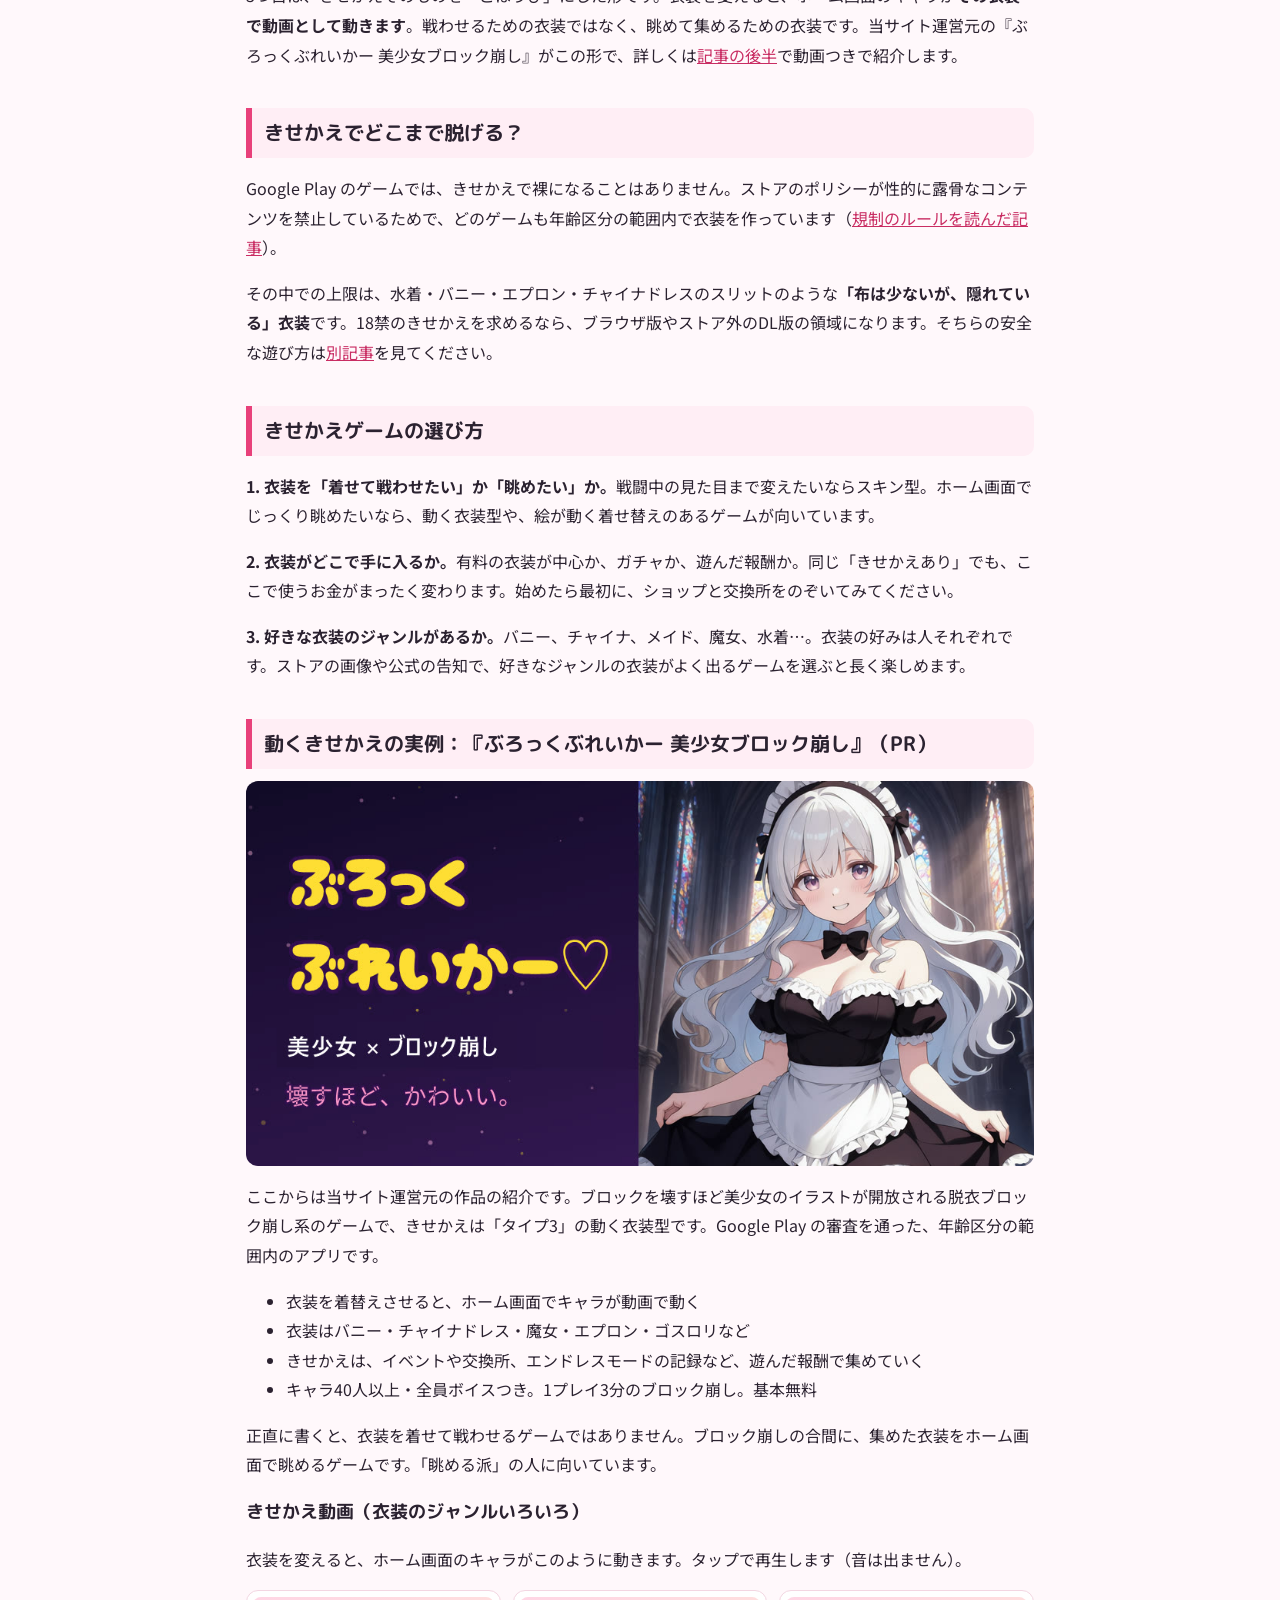
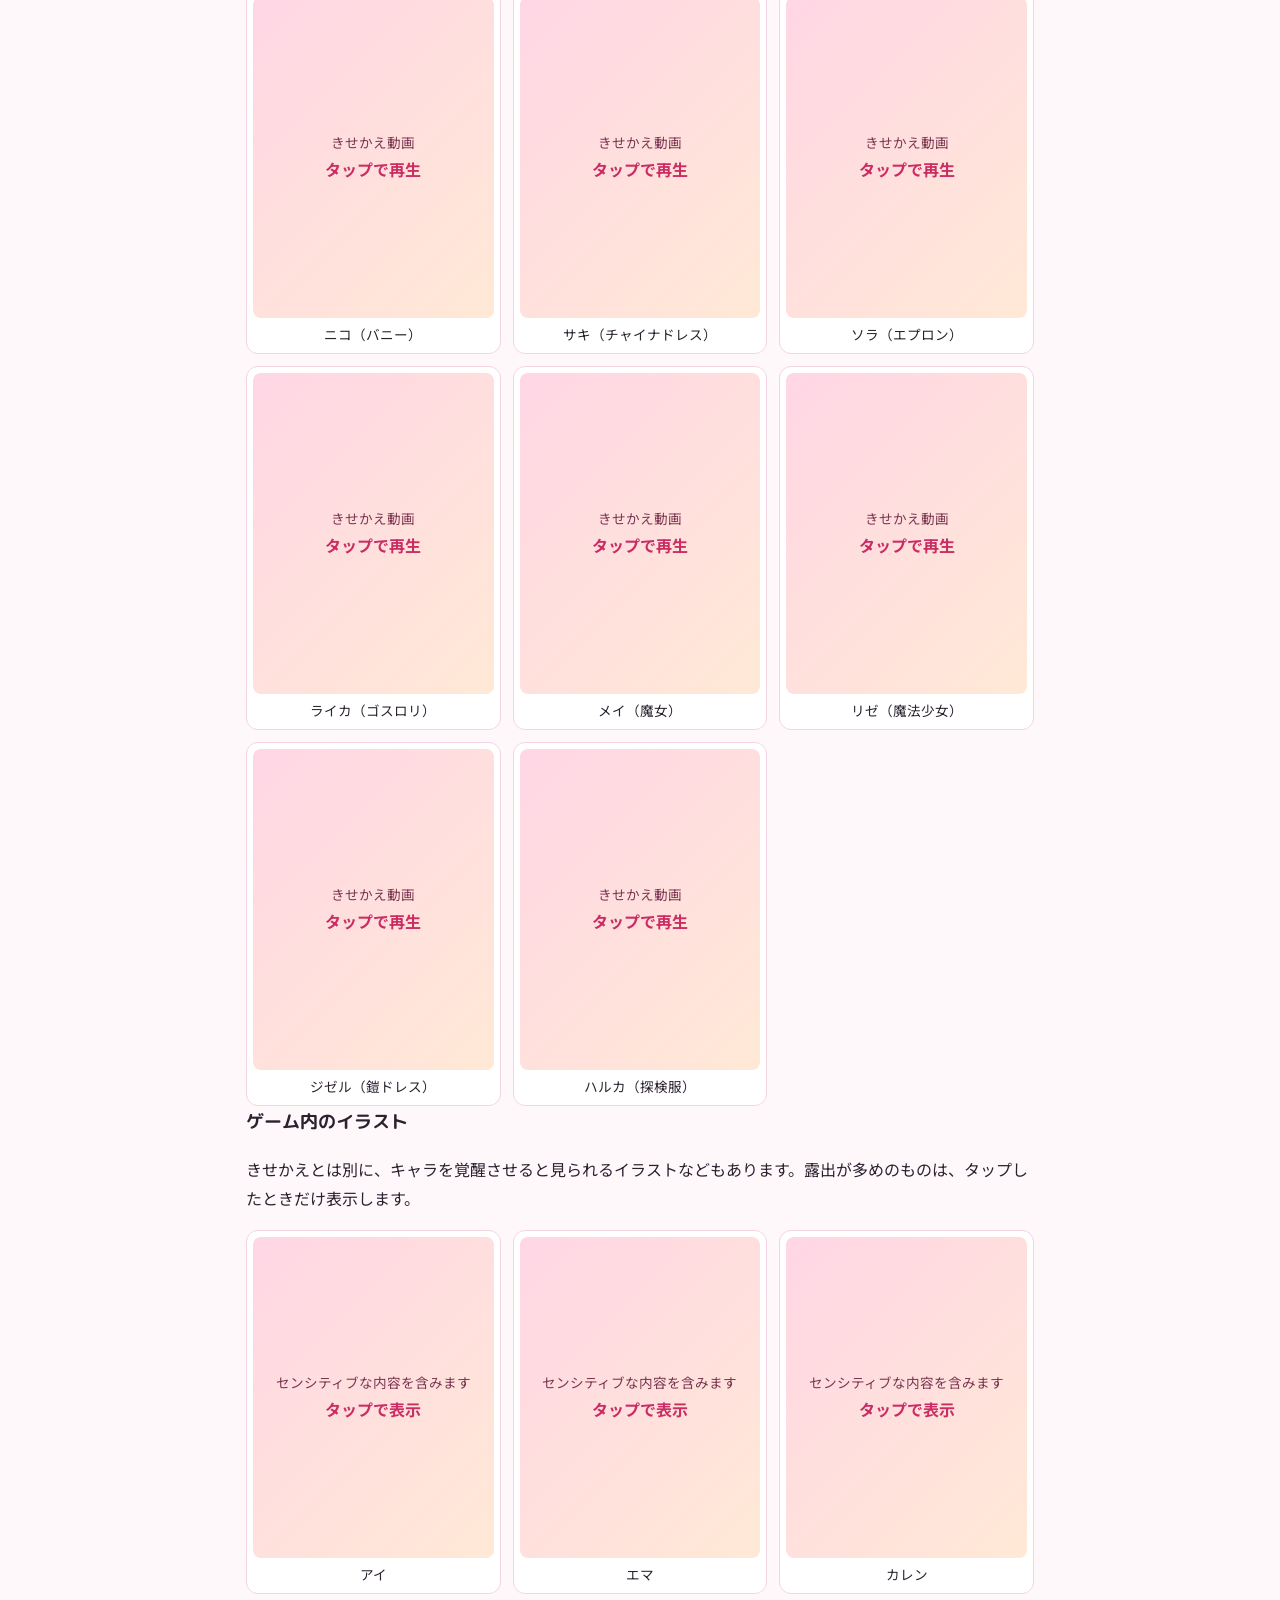
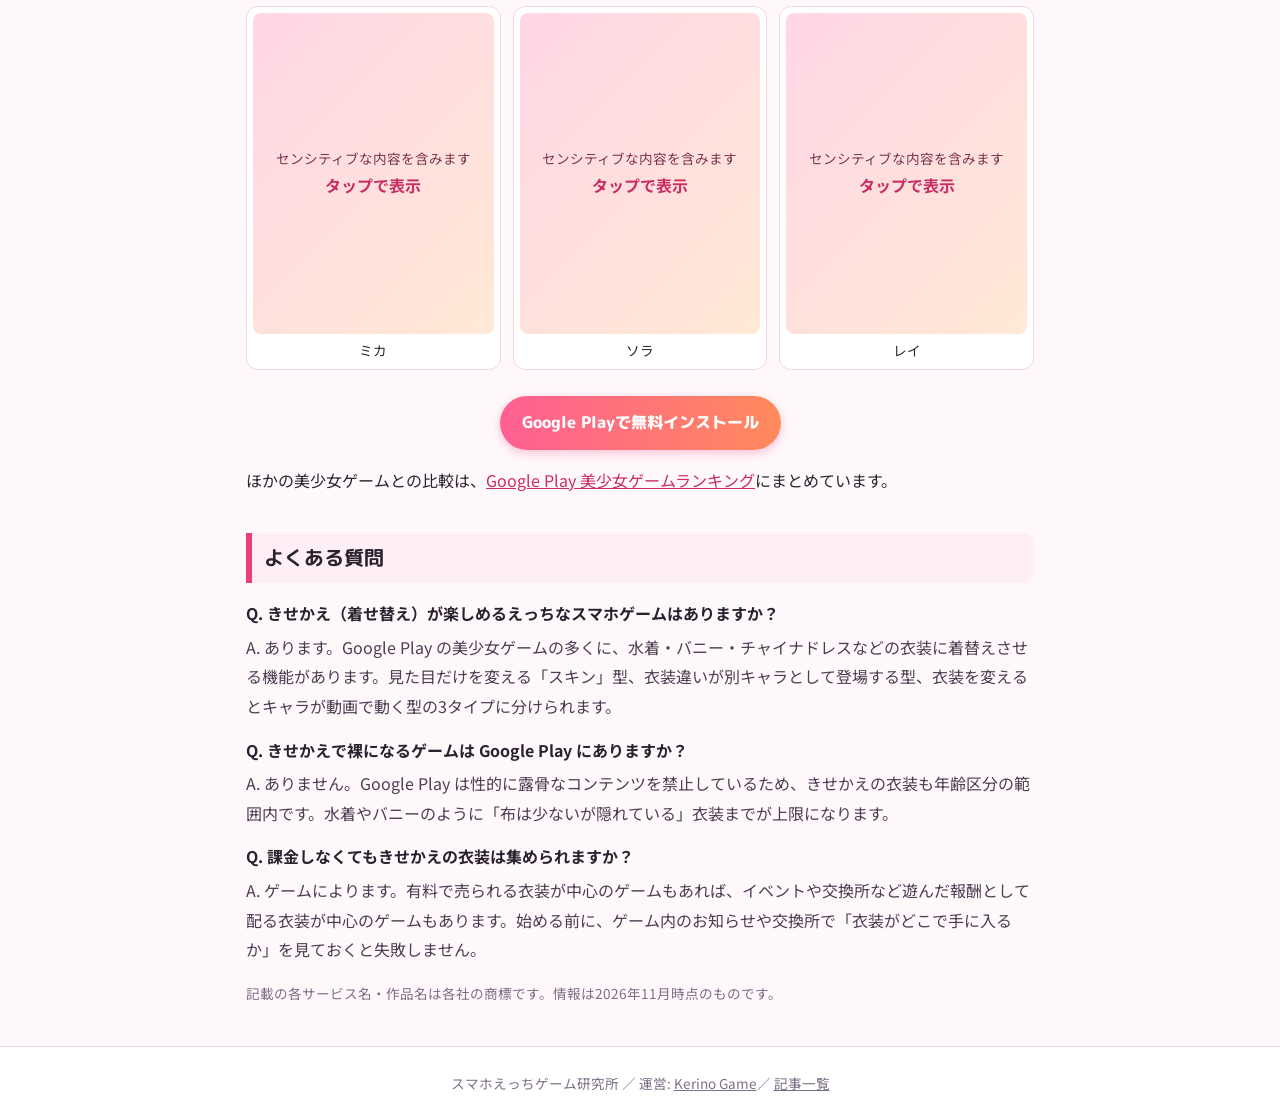
<file: kisekae-game-ecchi.html>
<!DOCTYPE html>
<html lang="ja">
<head>
<meta name="google-site-verification" content="uFmAhT1BtxSISixo9vFhw_oFnnRUsoH3mycrjGw6KRs" />
<meta charset="UTF-8">
<meta name="viewport" content="width=device-width, initial-scale=1.0">
<title>きせかえ・着替えが楽しめるえっちなスマホゲーム｜スキン・別衣装キャラ・動く衣装の3タイプ｜スマホえっちゲーム研究所</title>
<meta name="description" content="きせかえ（着せ替え）が楽しめるえっちなスマホゲームを、スキン型・別衣装キャラ型・動く衣装型の3タイプで整理。アズールレーン、NIKKE、ラストオリジンなどの実例と、衣装の集め方で選ぶコツ。きせかえ動画もタップで見られます。">
<link rel="canonical" href="https://ecchi-game-lab.com/kisekae-game-ecchi.html">
<meta property="og:type" content="article">
<meta property="og:site_name" content="スマホえっちゲーム研究所">
<meta property="og:title" content="きせかえ・着替えが楽しめるえっちなスマホゲーム｜スキン・別衣装キャラ・動く衣装の3タイプ">
<meta property="og:url" content="https://ecchi-game-lab.com/kisekae-game-ecchi.html">
<meta property="og:image" content="https://ecchi-game-lab.com/assets/blockbreaker_banner.jpg">
<link href="https://fonts.googleapis.com/css2?family=M+PLUS+Rounded+1c:wght@700;800&family=Noto+Sans+JP:wght@400;700&display=swap" rel="stylesheet">
<link rel="stylesheet" href="assets/style.css">
<script type="application/ld+json">
{"@context":"https://schema.org","@type":"FAQPage","mainEntity":[
{"@type":"Question","name":"きせかえ（着せ替え）が楽しめるえっちなスマホゲームはありますか？","acceptedAnswer":{"@type":"Answer","text":"あります。Google Playの美少女ゲームの多くに、水着・バニー・チャイナドレスなどの衣装に着替えさせる機能があります。見た目だけを変える「スキン」型、衣装違いが別キャラとして登場する型、衣装を変えるとキャラが動画で動く型の3タイプに分けられます。"}},
{"@type":"Question","name":"きせかえで裸になるゲームはGoogle Playにありますか？","acceptedAnswer":{"@type":"Answer","text":"ありません。Google Playは性的に露骨なコンテンツを禁止しているため、きせかえの衣装も年齢区分の範囲内です。水着やバニーのように「布は少ないが隠れている」衣装までが上限になります。"}},
{"@type":"Question","name":"課金しなくてもきせかえの衣装は集められますか？","acceptedAnswer":{"@type":"Answer","text":"ゲームによります。有料で売られる衣装が中心のゲームもあれば、イベントや交換所など遊んだ報酬として配る衣装が中心のゲームもあります。始める前に、ゲーム内のお知らせや交換所で「衣装がどこで手に入るか」を見ておくと失敗しません。"}}
]}
</script>
</head>
<body>
<header class="site"><div class="wrap"><a class="logo" href="./">スマホ<span>えっち</span>ゲーム研究所</a><nav class="main"><a href="./">記事一覧</a><a href="about.html">運営者</a></nav></div></header>
<main class="wrap">
<p class="date">2026年11月18日</p>
<h1>きせかえ・着替えが楽しめるえっちなスマホゲーム<br>スキン・別衣装キャラ・動く衣装の3タイプ</h1>
<p class="pr">本記事には、当サイト運営元（Kerino Game）が開発したゲームの紹介（PR）を含みます。他社作品の評価は編集部の主観です。</p>

<div class="lead">
「きせかえ ゲーム えっち」で探している人が見たいのは、たぶん<strong>お気に入りのキャラを、水着やバニーのような攻めた衣装に着替えさせる楽しさ</strong>だと思います。スマホの美少女ゲームにはきせかえ（着せ替え）のある作品がたくさんありますが、仕組みは大きく3タイプに分かれ、衣装の集め方もかなり違います。この記事では3タイプを実例つきで整理し、選び方をまとめます。
</div>

<div class="toc">目次：<a href="#types">3タイプの一覧</a> ／ <a href="#type1">1. スキン型</a> ／ <a href="#type2">2. 別衣装キャラ型</a> ／ <a href="#type3">3. 動く衣装型</a> ／ <a href="#limit">どこまで脱げる？</a> ／ <a href="#how">選び方</a> ／ <a href="#pr">動くきせかえの実例（PR）</a> ／ <a href="#faq">よくある質問</a></div>

<h2 id="types">えっちなきせかえゲームは3タイプ</h2>
<div class="tablewrap"><table>
<thead><tr><th>タイプ</th><th>きせかえの仕組み</th><th>楽しみどころ</th><th>例</th></tr></thead>
<tbody>
<tr><th>1. スキン型</th><td>持っているキャラの見た目だけを衣装に差し替える</td><td>好きなキャラを好きな衣装で戦わせる・飾る</td><td>アズールレーン／勝利の女神：NIKKE／ラストオリジン</td></tr>
<tr><th>2. 別衣装キャラ型</th><td>水着版・バニー版などが別のキャラとして登場する</td><td>衣装ごとに性能やセリフも変わる</td><td>ブルーアーカイブ など</td></tr>
<tr><th>3. 動く衣装型</th><td>衣装を変えると、キャラが動画で動く</td><td>ホーム画面で眺める・集めて並べる</td><td>ぶろっくぶれいかー 美少女ブロック崩し（PR）</td></tr>
</tbody>
</table></div>

<h3 id="type1">1. スキン型：好きなキャラを好きな衣装に</h3>
<p>いちばん多いのがこの形です。キャラの性能はそのままで、立ち絵や戦闘中の見た目だけを別の衣装に差し替えます。「着せ替え」「スキン」「コスチューム」など、呼び方はゲームによって違います。</p>
<ul>
<li><strong>アズールレーン</strong>：着せ替えの数がとても多い定番作。水着・バニー・チャイナドレス・パーティードレスなど季節ごとに衣装が増え、絵が動く着せ替えもあります</li>
<li><strong>勝利の女神：NIKKE</strong>：戦闘中は背中を向けて撃つゲームなので、コスチュームを変えると戦闘中の後ろ姿も変わります。衣装目当てで遊ぶ人も多い作品です</li>
<li><strong>ラストオリジン</strong>：Google Play 配信の中では露出度の高さで知られる作品。スキンにもかなり攻めた衣装がそろっています</li>
</ul>
<p>攻めた衣装は有料で売られることが多いタイプでもあります。値段や入手方法はゲームと衣装ごとに違うので、欲しい衣装がある人はゲーム内のショップで確かめてください。</p>

<h3 id="type2">2. 別衣装キャラ型：衣装違いが別キャラとして登場</h3>
<p>水着やバニーの衣装を、きせかえではなく<strong>「水着版の○○」のような別キャラ</strong>として出すゲームもあります。ブルーアーカイブはこの形が中心で、同じキャラの衣装違いが、性能もセリフも違う別キャラとして登場します。</p>
<p>衣装ごとに新しい絵・ボイス・物語が付くのが魅力です。そのかわり、多くはガチャで引くことになるので、「この衣装が欲しい」と決めている人は、石をためて狙いの時期を待つ遊び方になります。ガチャのお金の話は<a href="gacha-price-per-pull.html">ガチャ1回いくら？の記事</a>にまとめています。</p>

<h3 id="type3">3. 動く衣装型：着替えさせるとキャラが動く</h3>
<p>3つ目は、きせかえそのものを「ごほうび」にした形です。衣装を変えると、ホーム画面のキャラが<strong>その衣装で動画として動きます</strong>。戦わせるための衣装ではなく、眺めて集めるための衣装です。当サイト運営元の『ぶろっくぶれいかー 美少女ブロック崩し』がこの形で、詳しくは<a href="#pr">記事の後半</a>で動画つきで紹介します。</p>

<h2 id="limit">きせかえでどこまで脱げる？</h2>
<p>Google Play のゲームでは、きせかえで裸になることはありません。ストアのポリシーが性的に露骨なコンテンツを禁止しているためで、どのゲームも年齢区分の範囲内で衣装を作っています（<a href="google-play-ecchi-rules.html">規制のルールを読んだ記事</a>）。</p>
<p>その中での上限は、水着・バニー・エプロン・チャイナドレスのスリットのような<strong>「布は少ないが、隠れている」衣装</strong>です。18禁のきせかえを求めるなら、ブラウザ版やストア外のDL版の領域になります。そちらの安全な遊び方は<a href="smartphone-ecchi-game-safe.html">別記事</a>を見てください。</p>

<h2 id="how">きせかえゲームの選び方</h2>
<p><strong>1. 衣装を「着せて戦わせたい」か「眺めたい」か。</strong>戦闘中の見た目まで変えたいならスキン型。ホーム画面でじっくり眺めたいなら、動く衣装型や、絵が動く着せ替えのあるゲームが向いています。</p>
<p><strong>2. 衣装がどこで手に入るか。</strong>有料の衣装が中心か、ガチャか、遊んだ報酬か。同じ「きせかえあり」でも、ここで使うお金がまったく変わります。始めたら最初に、ショップと交換所をのぞいてみてください。</p>
<p><strong>3. 好きな衣装のジャンルがあるか。</strong>バニー、チャイナ、メイド、魔女、水着…。衣装の好みは人それぞれです。ストアの画像や公式の告知で、好きなジャンルの衣装がよく出るゲームを選ぶと長く楽しめます。</p>

<h2 id="pr">動くきせかえの実例：『ぶろっくぶれいかー 美少女ブロック崩し』（PR）</h2>
<div class="hero"><a href="https://play.google.com/store/apps/details?id=com.kerinogame.gachablockbreaker" rel="sponsored noopener"><img src="assets/blockbreaker_banner.jpg" alt="ぶろっくぶれいかー 美少女ブロック崩し" loading="lazy"></a></div>
<p>ここからは当サイト運営元の作品の紹介です。ブロックを壊すほど美少女のイラストが開放される脱衣ブロック崩し系のゲームで、きせかえは「タイプ3」の動く衣装型です。Google Play の審査を通った、年齢区分の範囲内のアプリです。</p>
<ul>
<li>衣装を着替えさせると、ホーム画面でキャラが動画で動く</li>
<li>衣装はバニー・チャイナドレス・魔女・エプロン・ゴスロリなど</li>
<li>きせかえは、イベントや交換所、エンドレスモードの記録など、遊んだ報酬で集めていく</li>
<li>キャラ40人以上・全員ボイスつき。1プレイ3分のブロック崩し。基本無料</li>
</ul>
<p>正直に書くと、衣装を着せて戦わせるゲームではありません。ブロック崩しの合間に、集めた衣装をホーム画面で眺めるゲームです。「眺める派」の人に向いています。</p>

<h3>きせかえ動画（衣装のジャンルいろいろ）</h3>
<p>衣装を変えると、ホーム画面のキャラがこのように動きます。タップで再生します（音は出ません）。</p>
<div class="gallery">
<figure class="g tap"><button type="button" class="reveal" data-video="assets/sensitive/m_v009.mp4" data-cap="ニコ（バニー）"><span>きせかえ動画<br><b>タップで再生</b></span></button><figcaption>ニコ（バニー）</figcaption></figure>
<figure class="g tap"><button type="button" class="reveal" data-video="assets/sensitive/m_v074.mp4" data-cap="サキ（チャイナドレス）"><span>きせかえ動画<br><b>タップで再生</b></span></button><figcaption>サキ（チャイナドレス）</figcaption></figure>
<figure class="g tap"><button type="button" class="reveal" data-video="assets/sensitive/m_v079.mp4" data-cap="ソラ（エプロン）"><span>きせかえ動画<br><b>タップで再生</b></span></button><figcaption>ソラ（エプロン）</figcaption></figure>
<figure class="g tap"><button type="button" class="reveal" data-video="assets/sensitive/m_v064.mp4" data-cap="ライカ（ゴスロリ）"><span>きせかえ動画<br><b>タップで再生</b></span></button><figcaption>ライカ（ゴスロリ）</figcaption></figure>
<figure class="g tap"><button type="button" class="reveal" data-video="assets/sensitive/m_v134.mp4" data-cap="メイ（魔女）"><span>きせかえ動画<br><b>タップで再生</b></span></button><figcaption>メイ（魔女）</figcaption></figure>
<figure class="g tap"><button type="button" class="reveal" data-video="assets/sensitive/m_v035.mp4" data-cap="リゼ（魔法少女）"><span>きせかえ動画<br><b>タップで再生</b></span></button><figcaption>リゼ（魔法少女）</figcaption></figure>
<figure class="g tap"><button type="button" class="reveal" data-video="assets/sensitive/m_v030.mp4" data-cap="ジゼル（鎧ドレス）"><span>きせかえ動画<br><b>タップで再生</b></span></button><figcaption>ジゼル（鎧ドレス）</figcaption></figure>
<figure class="g tap"><button type="button" class="reveal" data-video="assets/sensitive/m_v031.mp4" data-cap="ハルカ（探検服）"><span>きせかえ動画<br><b>タップで再生</b></span></button><figcaption>ハルカ（探検服）</figcaption></figure>
</div>

<h3>ゲーム内のイラスト</h3>
<p>きせかえとは別に、キャラを覚醒させると見られるイラストなどもあります。露出が多めのものは、タップしたときだけ表示します。</p>
<div class="gallery">
<figure class="g tap"><button type="button" class="reveal" data-src="assets/sensitive/m_i01.jpg" data-cap="アイ"><span>センシティブな内容を含みます<br><b>タップで表示</b></span></button><figcaption>アイ</figcaption></figure>
<figure class="g tap"><button type="button" class="reveal" data-src="assets/sensitive/m_i07.jpg" data-cap="エマ"><span>センシティブな内容を含みます<br><b>タップで表示</b></span></button><figcaption>エマ</figcaption></figure>
<figure class="g tap"><button type="button" class="reveal" data-src="assets/sensitive/m_i14.jpg" data-cap="カレン"><span>センシティブな内容を含みます<br><b>タップで表示</b></span></button><figcaption>カレン</figcaption></figure>
<figure class="g tap"><button type="button" class="reveal" data-src="assets/sensitive/m_i21.jpg" data-cap="ミカ"><span>センシティブな内容を含みます<br><b>タップで表示</b></span></button><figcaption>ミカ</figcaption></figure>
<figure class="g tap"><button type="button" class="reveal" data-src="assets/sensitive/m_i38.jpg" data-cap="ソラ"><span>センシティブな内容を含みます<br><b>タップで表示</b></span></button><figcaption>ソラ</figcaption></figure>
<figure class="g tap"><button type="button" class="reveal" data-src="assets/sensitive/m_f10.jpg" data-cap="レイ"><span>センシティブな内容を含みます<br><b>タップで表示</b></span></button><figcaption>レイ</figcaption></figure>
</div>
<p style="text-align:center"><a class="btn" href="https://play.google.com/store/apps/details?id=com.kerinogame.gachablockbreaker" rel="sponsored noopener">Google Playで無料インストール</a></p>
<p>ほかの美少女ゲームとの比較は、<a href="ranking-google-play-bishoujo.html">Google Play 美少女ゲームランキング</a>にまとめています。</p>

<h2 id="faq">よくある質問</h2>
<dl class="faq">
<dt>Q. きせかえ（着せ替え）が楽しめるえっちなスマホゲームはありますか？</dt><dd>A. あります。Google Play の美少女ゲームの多くに、水着・バニー・チャイナドレスなどの衣装に着替えさせる機能があります。見た目だけを変える「スキン」型、衣装違いが別キャラとして登場する型、衣装を変えるとキャラが動画で動く型の3タイプに分けられます。</dd>
<dt>Q. きせかえで裸になるゲームは Google Play にありますか？</dt><dd>A. ありません。Google Play は性的に露骨なコンテンツを禁止しているため、きせかえの衣装も年齢区分の範囲内です。水着やバニーのように「布は少ないが隠れている」衣装までが上限になります。</dd>
<dt>Q. 課金しなくてもきせかえの衣装は集められますか？</dt><dd>A. ゲームによります。有料で売られる衣装が中心のゲームもあれば、イベントや交換所など遊んだ報酬として配る衣装が中心のゲームもあります。始める前に、ゲーム内のお知らせや交換所で「衣装がどこで手に入るか」を見ておくと失敗しません。</dd>
</dl>

<p class="small">記載の各サービス名・作品名は各社の商標です。情報は2026年11月時点のものです。</p>
</main>
<footer class="site">スマホえっちゲーム研究所 ／ 運営: <a href="about.html">Kerino Game</a>／ <a href="./">記事一覧</a></footer>
<script src="assets/reveal.js"></script>
</body>
</html>
</file>
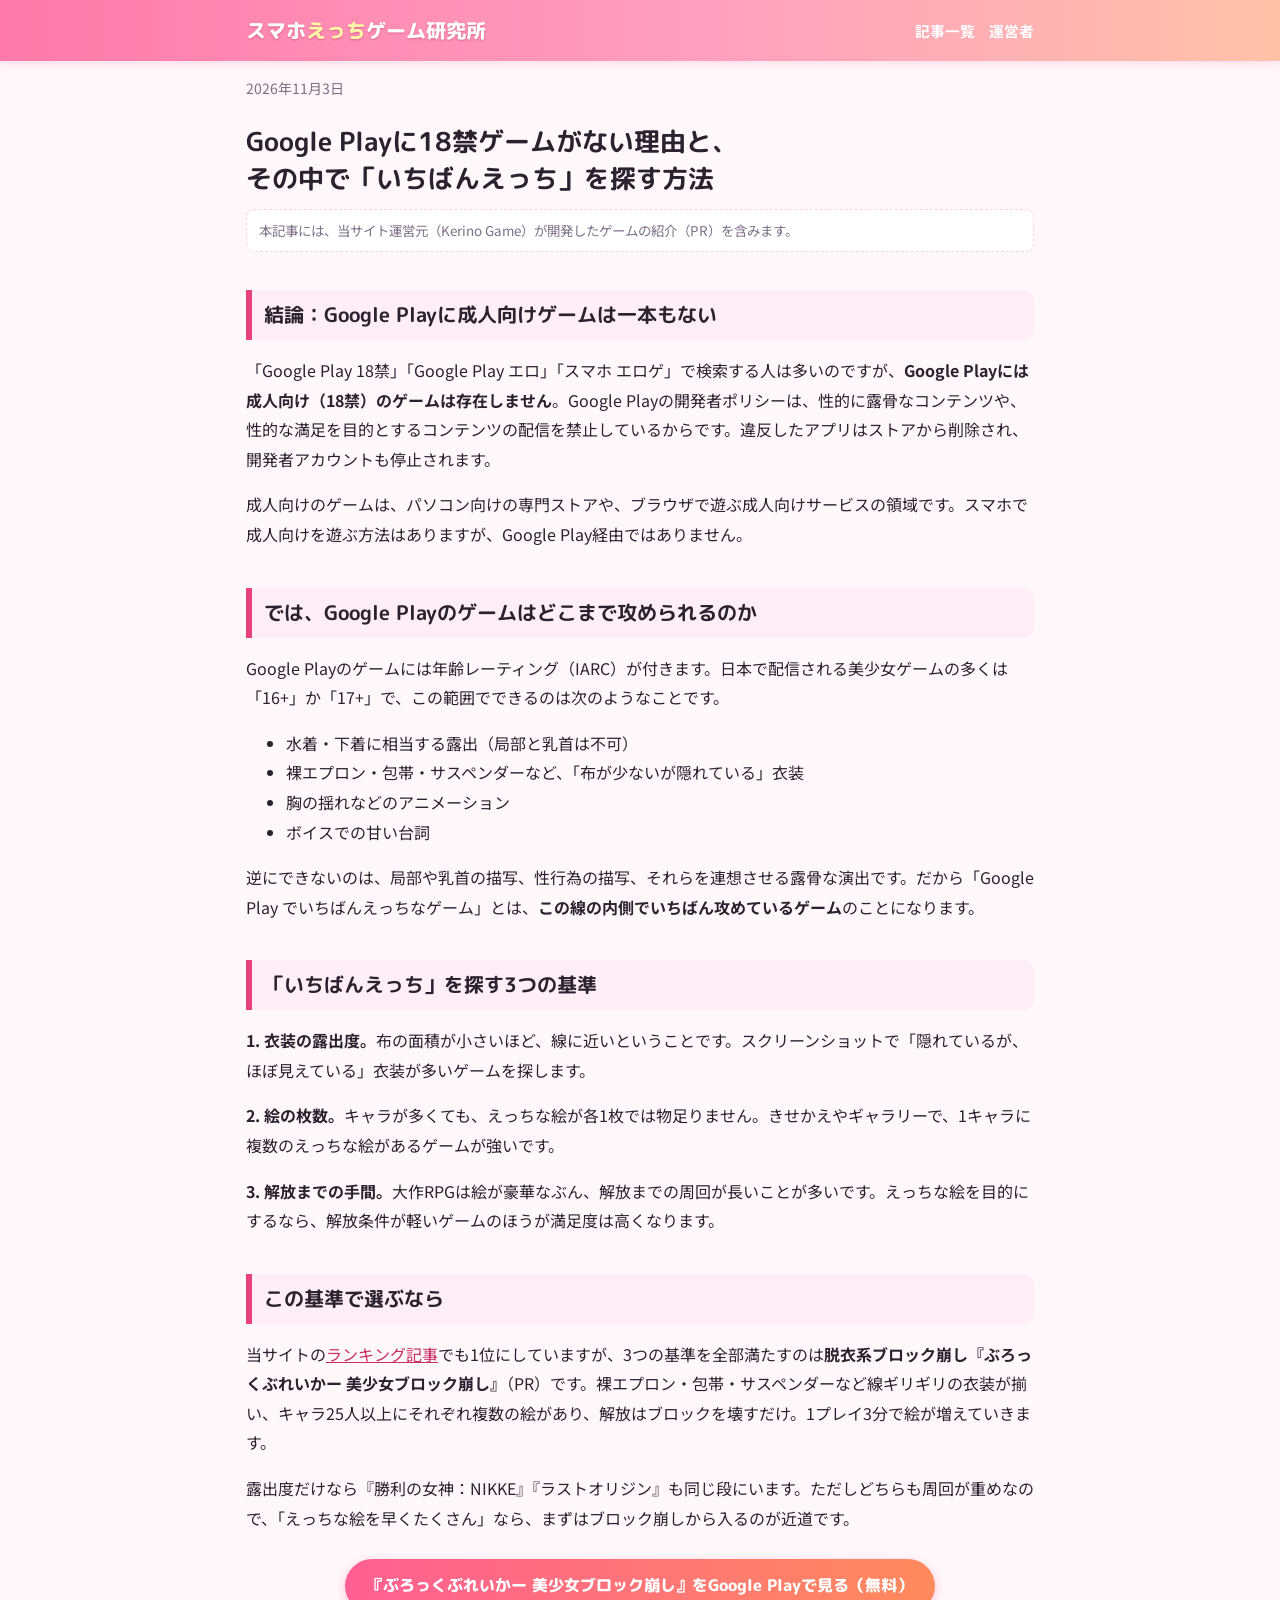
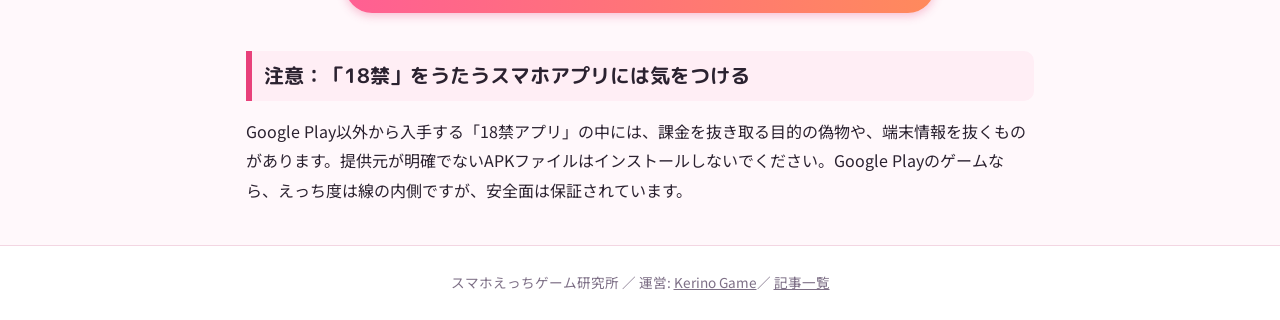
<file: no-r18-on-google-play.html>
<!DOCTYPE html>
<html lang="ja">
<head>
<meta name="google-site-verification" content="uFmAhT1BtxSISixo9vFhw_oFnnRUsoH3mycrjGw6KRs" />
<meta charset="UTF-8">
<meta name="viewport" content="width=device-width, initial-scale=1.0">
<title>Google Playに18禁ゲームがない理由と、その中で「いちばんえっち」を探す方法｜スマホえっちゲーム研究所</title>
<meta name="description" content="「Google Play 18禁」「Google Play エロ」「スマホエロゲ」で検索しても成人向けゲームが出てこない理由を、ストアのルールから解説。そのうえで、年齢区分の範囲内でいちばん攻めているスマホゲームの探し方を紹介します。">
<link rel="canonical" href="https://ecchi-game-lab.com/no-r18-on-google-play.html">
<meta property="og:type" content="article">
<meta property="og:site_name" content="スマホえっちゲーム研究所">
<meta property="og:title" content="Google Playに18禁ゲームがない理由と、その中で「いちばんえっち」を探す方法">
<meta property="og:url" content="https://ecchi-game-lab.com/no-r18-on-google-play.html">
<link href="https://fonts.googleapis.com/css2?family=M+PLUS+Rounded+1c:wght@700;800&family=Noto+Sans+JP:wght@400;700&display=swap" rel="stylesheet">
<link rel="stylesheet" href="assets/style.css">
</head>
<body>
<header class="site"><div class="wrap"><a class="logo" href="./">スマホ<span>えっち</span>ゲーム研究所</a><nav class="main"><a href="./">記事一覧</a><a href="about.html">運営者</a></nav></div></header>
<main class="wrap">
<p class="date">2026年11月3日</p>
<h1>Google Playに18禁ゲームがない理由と、その中で「いちばんえっち」を探す方法</h1>
<p class="pr">本記事には、当サイト運営元（Kerino Game）が開発したゲームの紹介（PR）を含みます。</p>

<h2>結論：Google Playに成人向けゲームは一本もない</h2>
<p>「Google Play 18禁」「Google Play エロ」「スマホ エロゲ」で検索する人は多いのですが、<strong>Google Playには成人向け（18禁）のゲームは存在しません</strong>。Google Playの開発者ポリシーは、性的に露骨なコンテンツや、性的な満足を目的とするコンテンツの配信を禁止しているからです。違反したアプリはストアから削除され、開発者アカウントも停止されます。</p>
<p>成人向けのゲームは、パソコン向けの専門ストアや、ブラウザで遊ぶ成人向けサービスの領域です。スマホで成人向けを遊ぶ方法はありますが、Google Play経由ではありません。</p>

<h2>では、Google Playのゲームはどこまで攻められるのか</h2>
<p>Google Playのゲームには年齢レーティング（IARC）が付きます。日本で配信される美少女ゲームの多くは「16+」か「17+」で、この範囲でできるのは次のようなことです。</p>
<ul>
<li>水着・下着に相当する露出（局部と乳首は不可）</li>
<li>裸エプロン・包帯・サスペンダーなど、「布が少ないが隠れている」衣装</li>
<li>胸の揺れなどのアニメーション</li>
<li>ボイスでの甘い台詞</li>
</ul>
<p>逆にできないのは、局部や乳首の描写、性行為の描写、それらを連想させる露骨な演出です。だから「Google Play でいちばんえっちなゲーム」とは、<strong>この線の内側でいちばん攻めているゲーム</strong>のことになります。</p>

<h2>「いちばんえっち」を探す3つの基準</h2>
<p><strong>1. 衣装の露出度。</strong>布の面積が小さいほど、線に近いということです。スクリーンショットで「隠れているが、ほぼ見えている」衣装が多いゲームを探します。</p>
<p><strong>2. 絵の枚数。</strong>キャラが多くても、えっちな絵が各1枚では物足りません。きせかえやギャラリーで、1キャラに複数のえっちな絵があるゲームが強いです。</p>
<p><strong>3. 解放までの手間。</strong>大作RPGは絵が豪華なぶん、解放までの周回が長いことが多いです。えっちな絵を目的にするなら、解放条件が軽いゲームのほうが満足度は高くなります。</p>

<h2>この基準で選ぶなら</h2>
<p>当サイトの<a href="ranking-google-play-bishoujo.html">ランキング記事</a>でも1位にしていますが、3つの基準を全部満たすのは<strong>脱衣系ブロック崩し『ぶろっくぶれいかー 美少女ブロック崩し』</strong>（PR）です。裸エプロン・包帯・サスペンダーなど線ギリギリの衣装が揃い、キャラ25人以上にそれぞれ複数の絵があり、解放はブロックを壊すだけ。1プレイ3分で絵が増えていきます。</p>
<p>露出度だけなら『勝利の女神：NIKKE』『ラストオリジン』も同じ段にいます。ただしどちらも周回が重めなので、「えっちな絵を早くたくさん」なら、まずはブロック崩しから入るのが近道です。</p>
<p style="text-align:center"><a class="btn" href="https://play.google.com/store/apps/details?id=com.kerinogame.gachablockbreaker" rel="sponsored noopener">『ぶろっくぶれいかー 美少女ブロック崩し』をGoogle Playで見る（無料）</a></p>

<h2>注意：「18禁」をうたうスマホアプリには気をつける</h2>
<p>Google Play以外から入手する「18禁アプリ」の中には、課金を抜き取る目的の偽物や、端末情報を抜くものがあります。提供元が明確でないAPKファイルはインストールしないでください。Google Playのゲームなら、えっち度は線の内側ですが、安全面は保証されています。</p>
</main>
<footer class="site">スマホえっちゲーム研究所 ／ 運営: <a href="about.html">Kerino Game</a>／ <a href="./">記事一覧</a></footer>
</body>
</html>
</file>
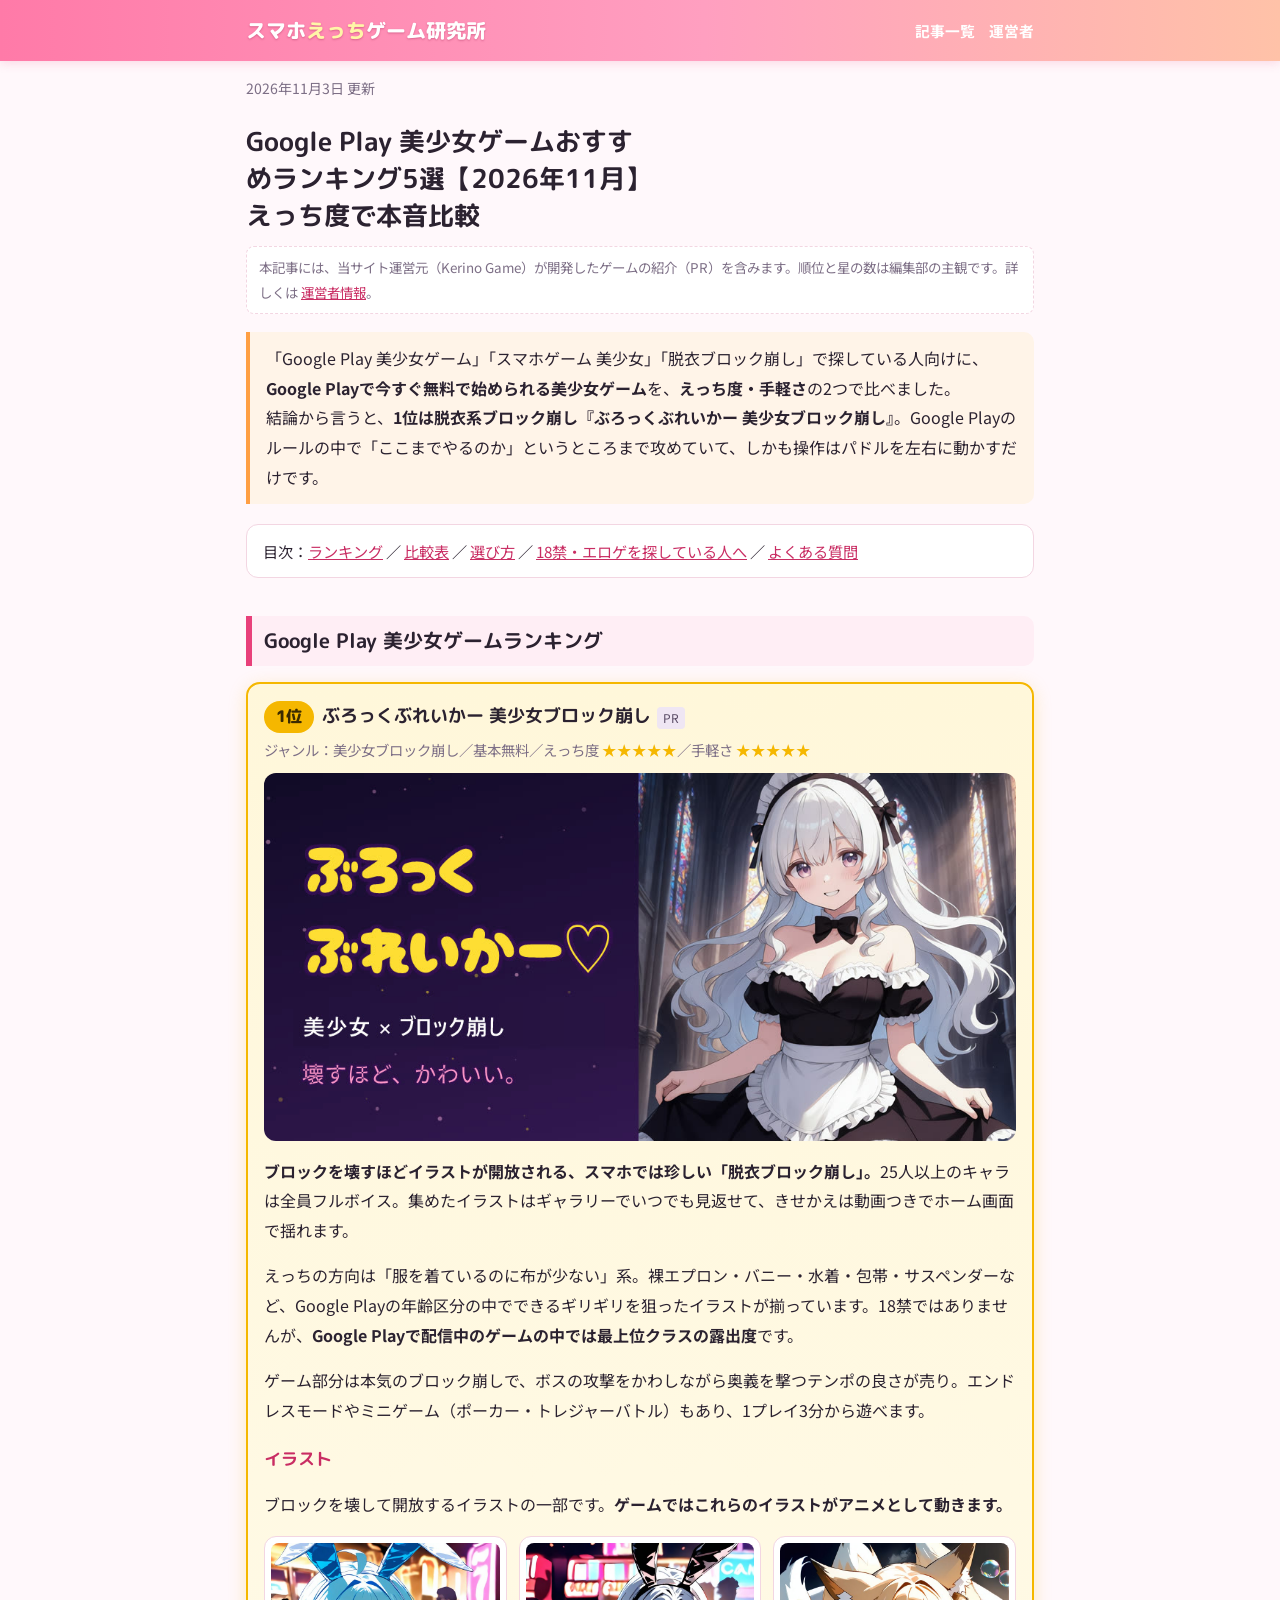
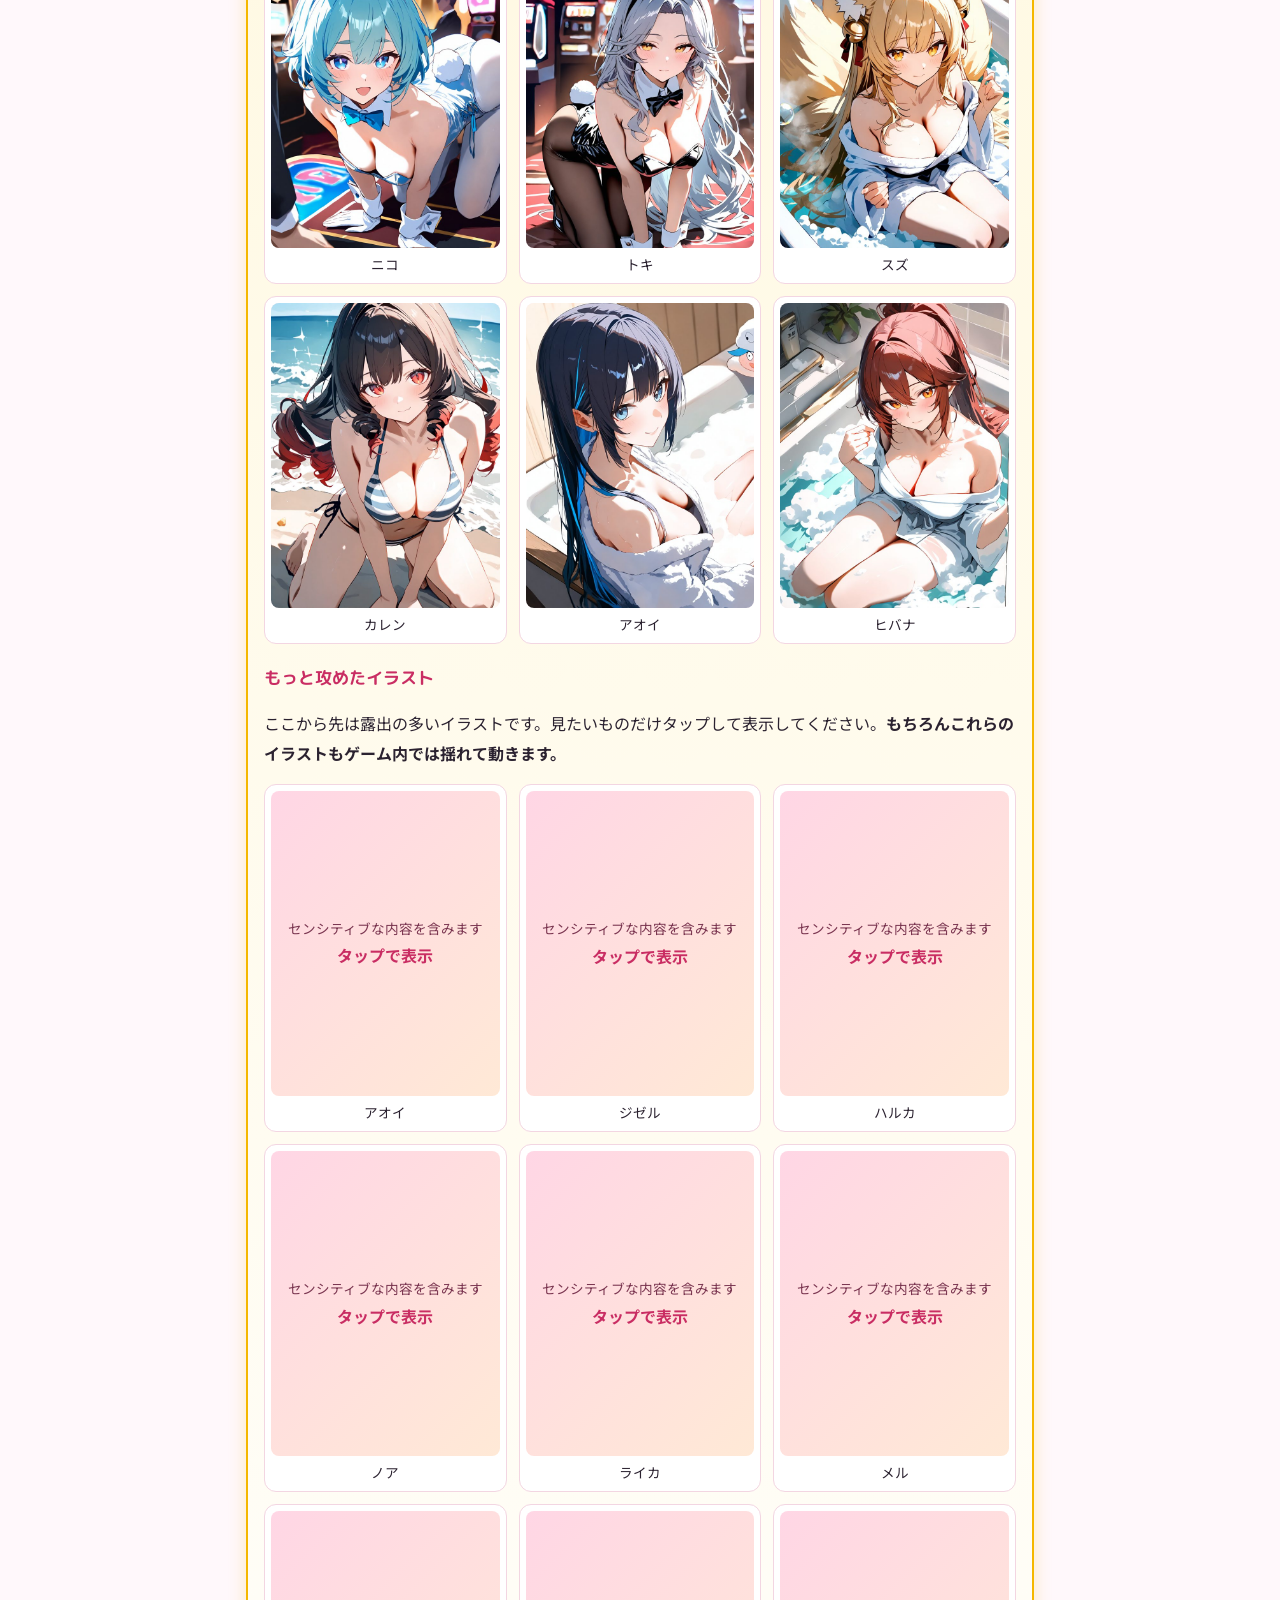
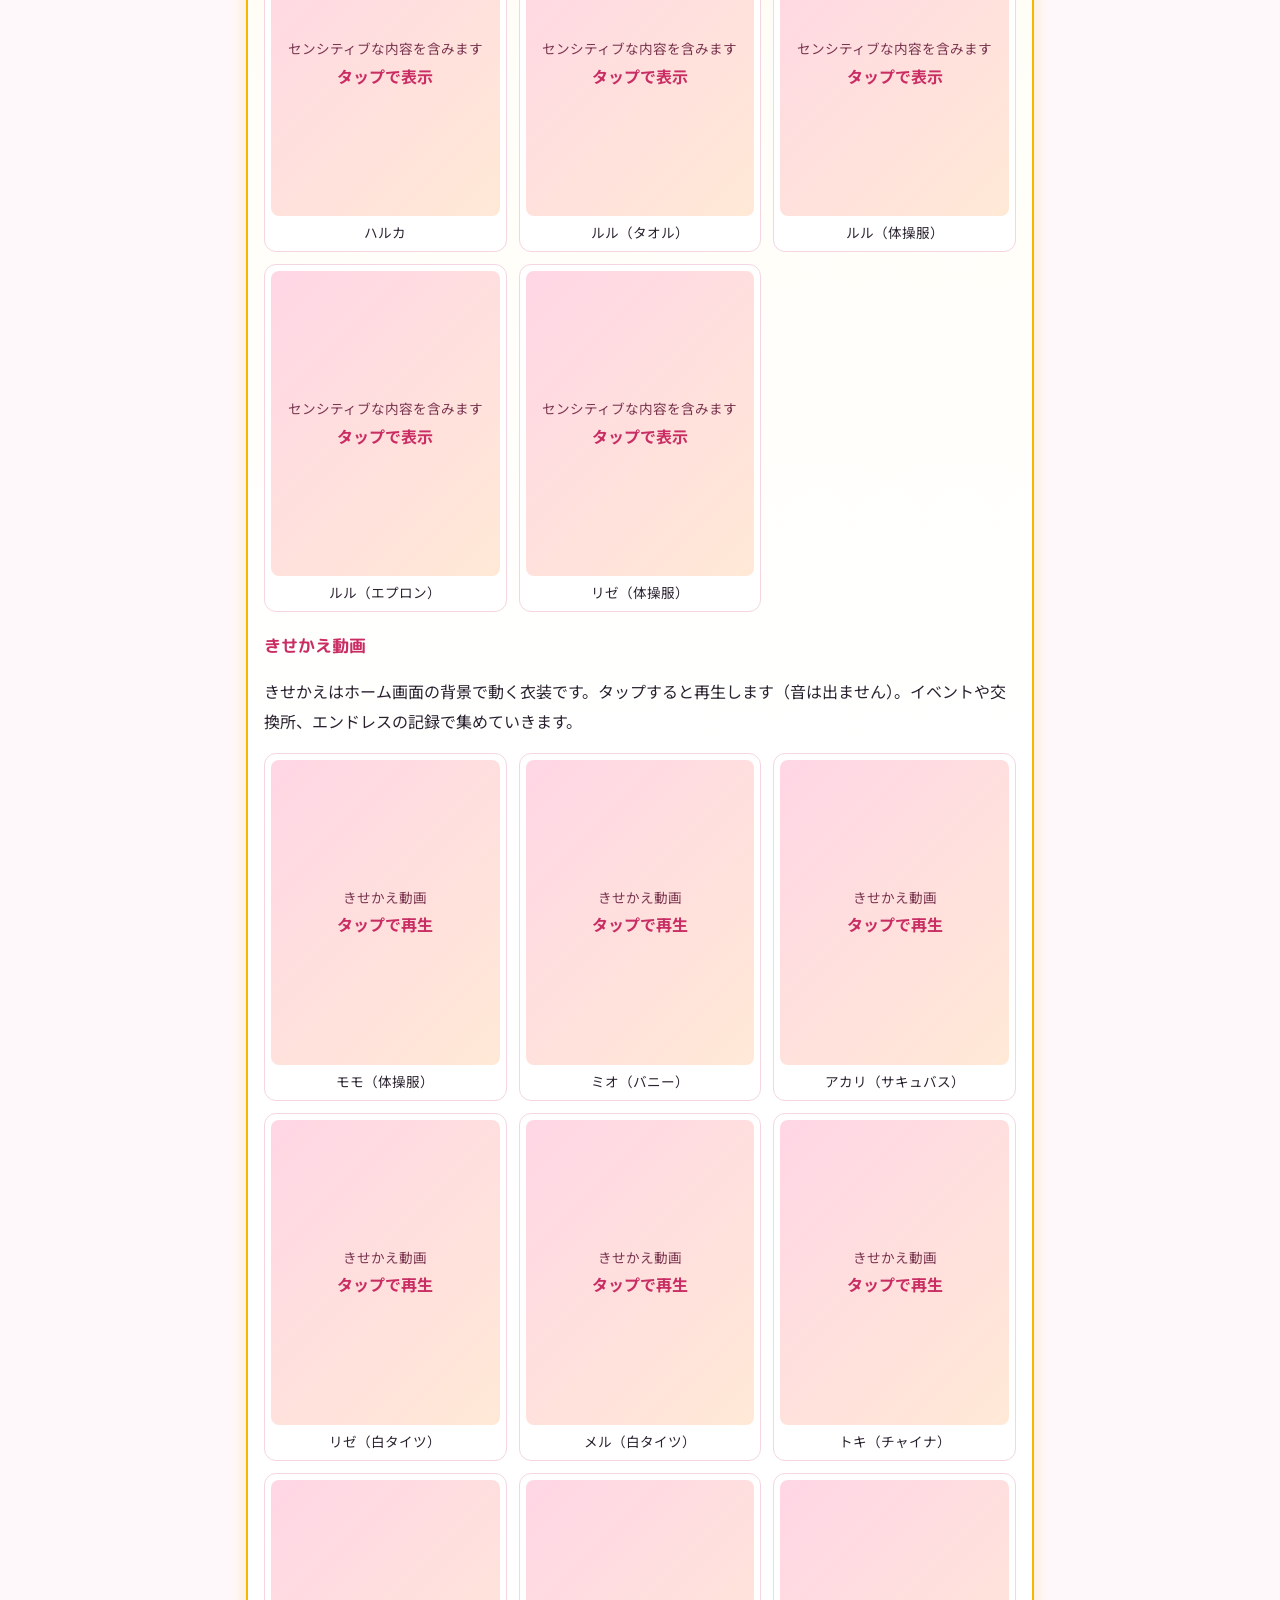
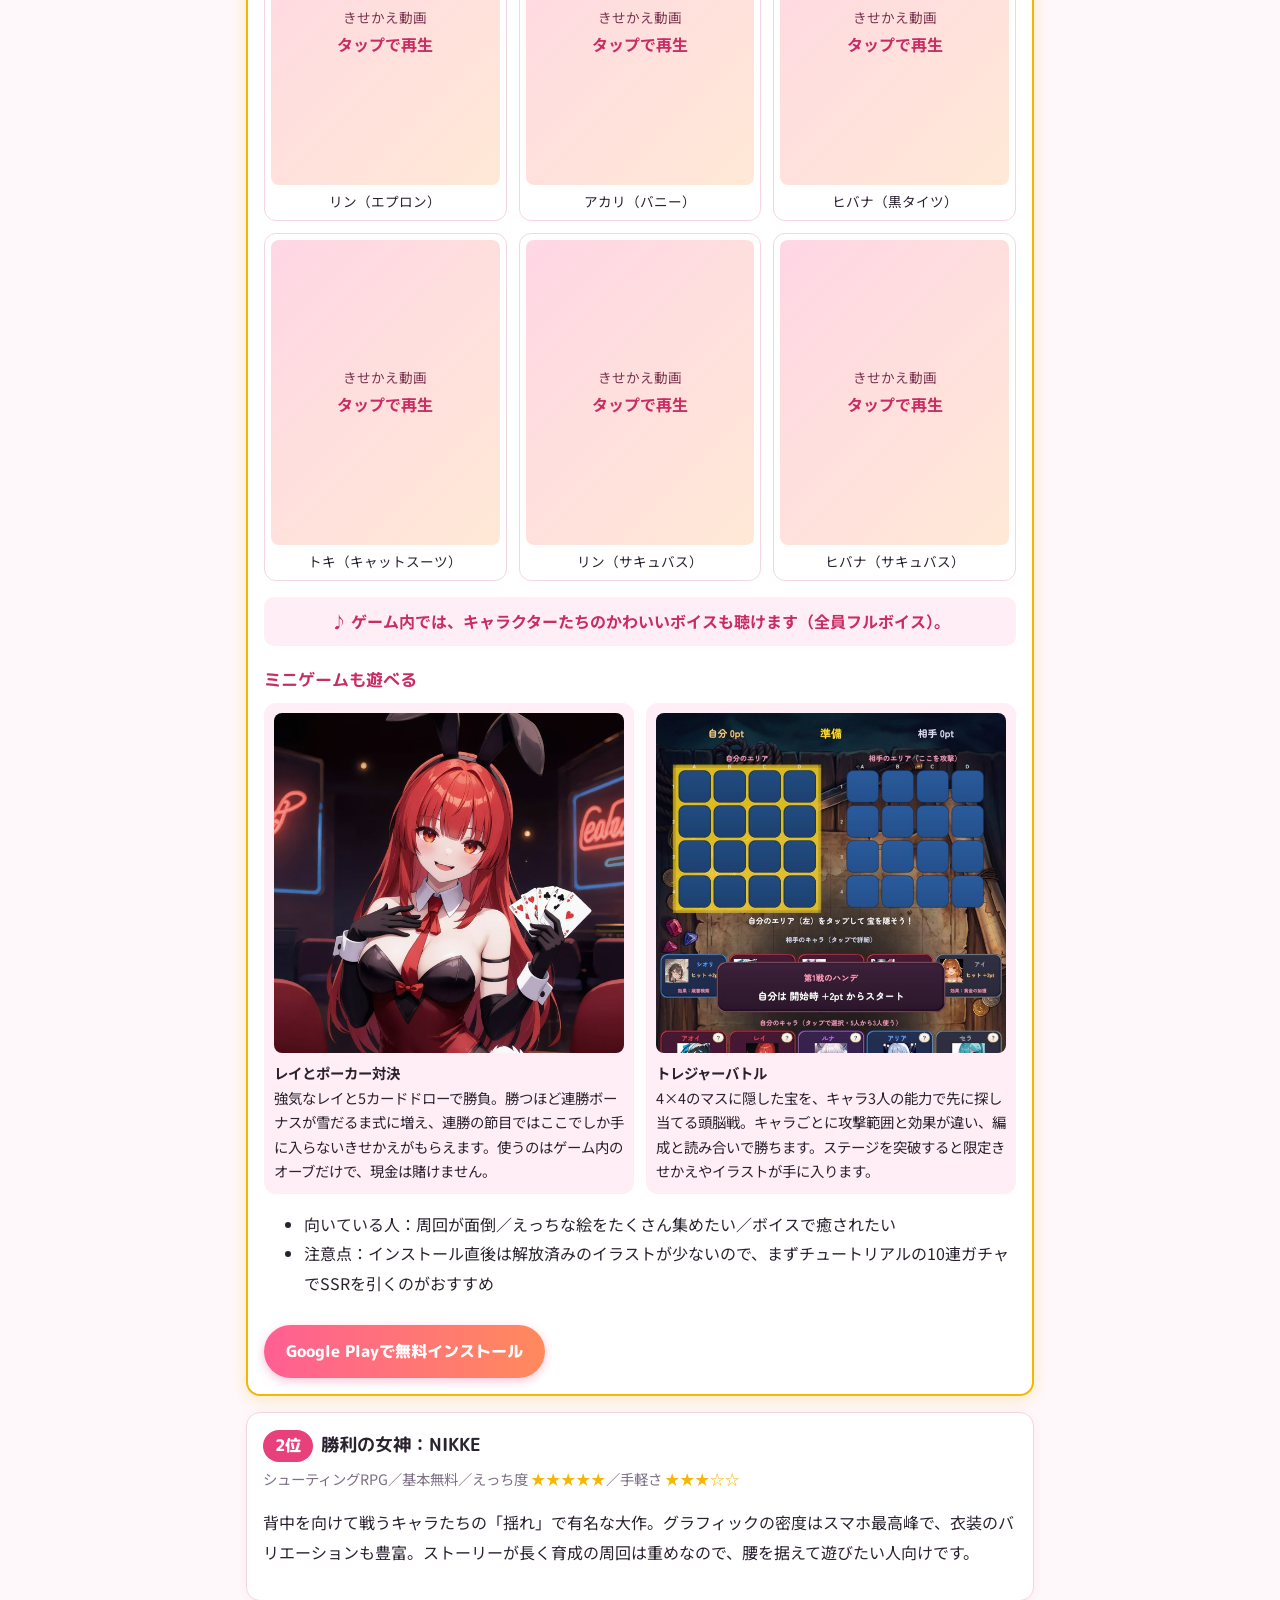
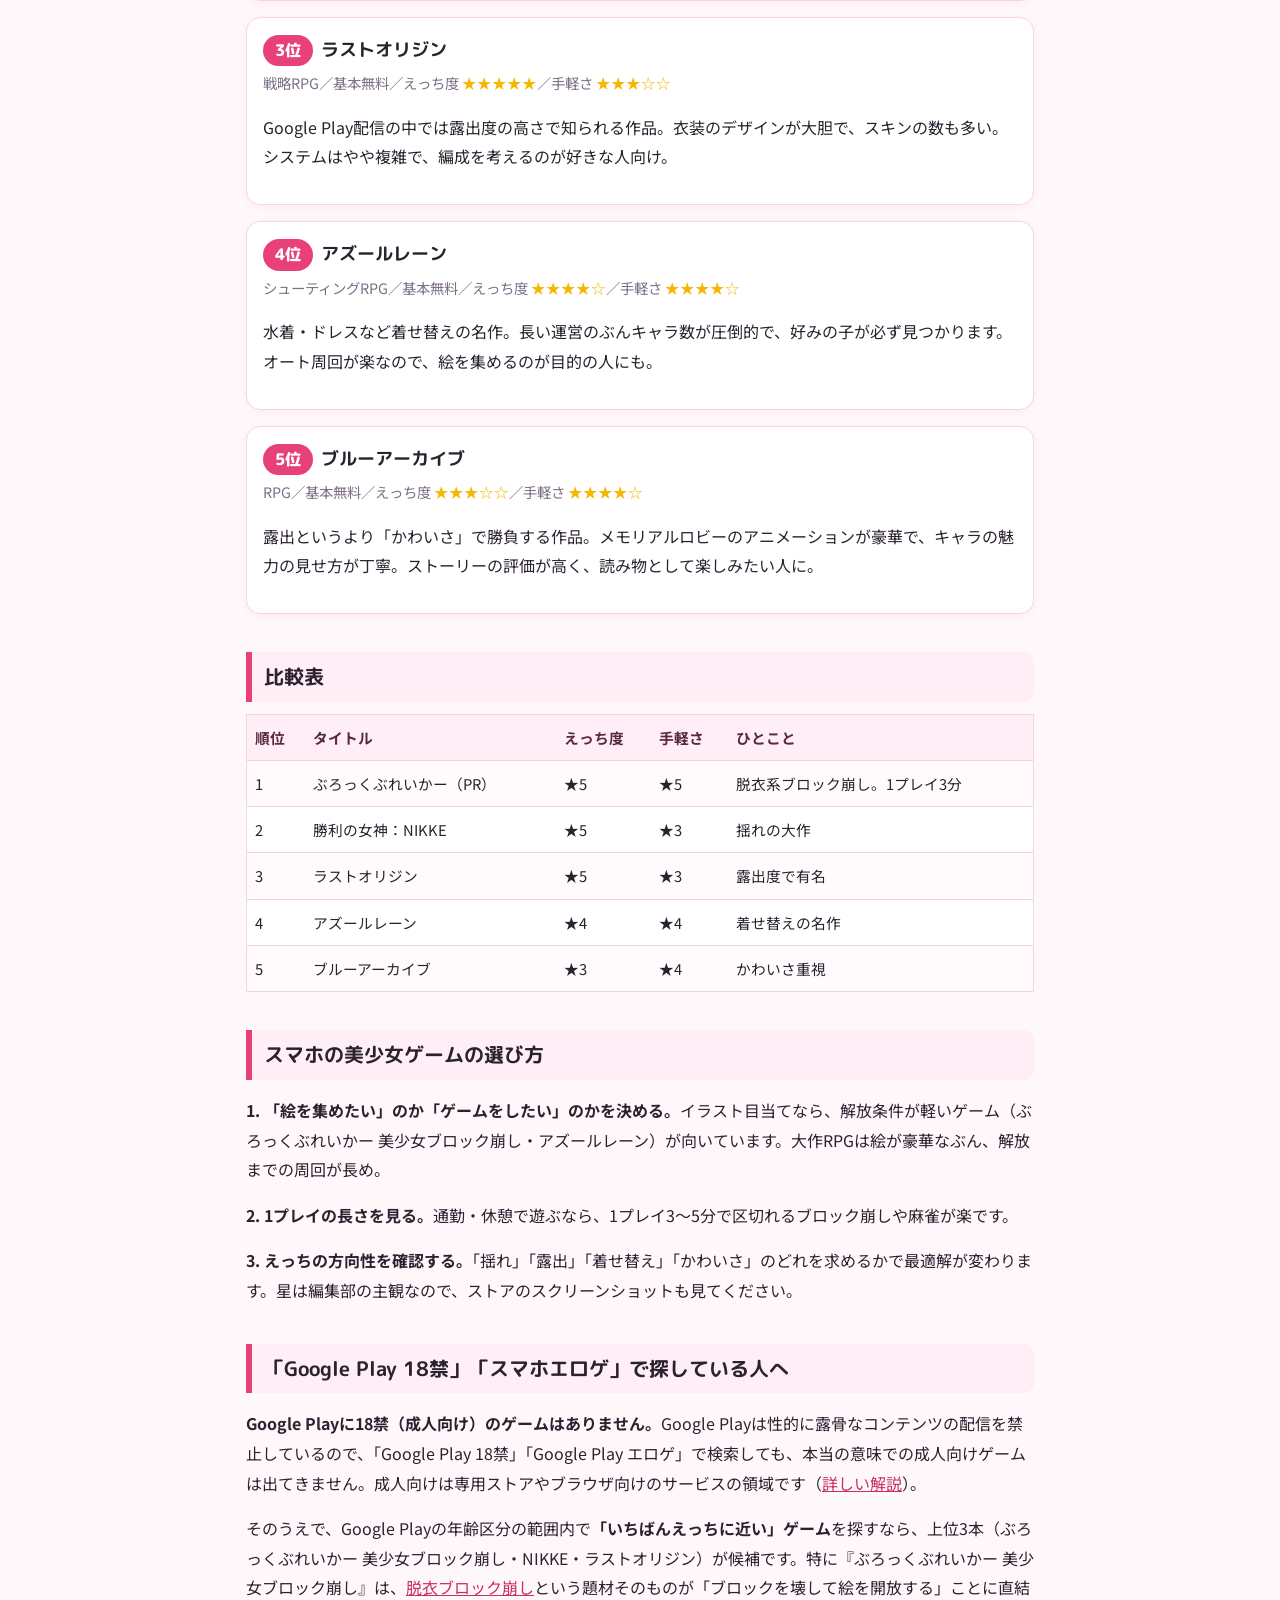
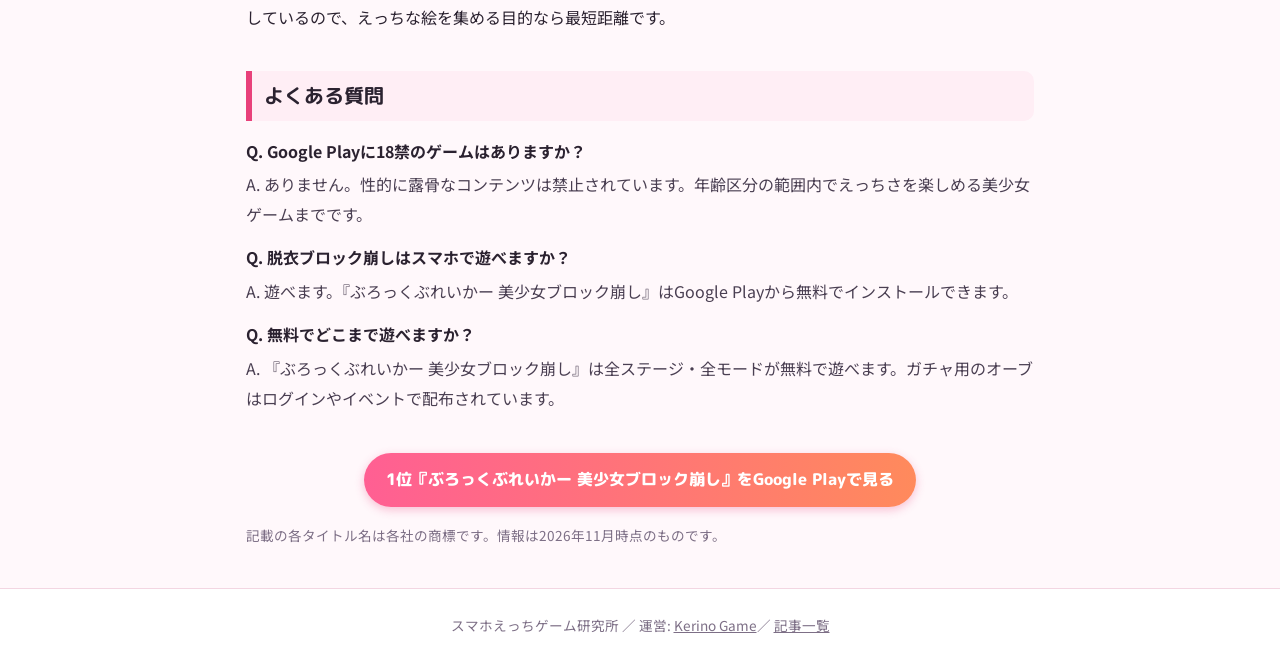
<file: ranking-google-play-bishoujo.html>
<!DOCTYPE html>
<html lang="ja">
<head>
<meta name="google-site-verification" content="uFmAhT1BtxSISixo9vFhw_oFnnRUsoH3mycrjGw6KRs" />
<meta charset="UTF-8">
<meta name="viewport" content="width=device-width, initial-scale=1.0">
<title>Google Play 美少女ゲームおすすめランキング5選【2026年11月】えっち度で本音比較｜スマホえっちゲーム研究所</title>
<meta name="description" content="Google Playで遊べる美少女ゲームを「えっち度・手軽さ」で比べたランキング。脱衣ブロック崩し『ぶろっくぶれいかー 美少女ブロック崩し』、NIKKE、ラストオリジンなどスマホで今すぐ遊べる5本。「Google Play 18禁」「スマホエロゲ」で探している人向けの注意点も。">
<link rel="canonical" href="https://ecchi-game-lab.com/ranking-google-play-bishoujo.html">
<meta property="og:type" content="article">
<meta property="og:site_name" content="スマホえっちゲーム研究所">
<meta property="og:title" content="Google Play 美少女ゲームおすすめランキング5選【2026年11月】えっち度で本音比較">
<meta property="og:description" content="脱衣ブロック崩し『ぶろっくぶれいかー 美少女ブロック崩し』を筆頭に、スマホで遊べる美少女ゲーム5本をえっち度で比較。">
<meta property="og:url" content="https://ecchi-game-lab.com/ranking-google-play-bishoujo.html">
<meta property="og:image" content="https://ecchi-game-lab.com/assets/blockbreaker_banner.jpg">
<meta name="twitter:card" content="summary_large_image">
<link href="https://fonts.googleapis.com/css2?family=M+PLUS+Rounded+1c:wght@700;800&family=Noto+Sans+JP:wght@400;700&display=swap" rel="stylesheet">
<link rel="stylesheet" href="assets/style.css">
<script type="application/ld+json">
{"@context":"https://schema.org","@type":"ItemList","name":"Google Play 美少女ゲームおすすめランキング【2026年11月】","itemListOrder":"https://schema.org/ItemListOrderDescending","numberOfItems":10,"itemListElement":[
{"@type":"ListItem","position":1,"name":"ぶろっくぶれいかー 美少女ブロック崩し","url":"https://play.google.com/store/apps/details?id=com.kerinogame.gachablockbreaker"},
{"@type":"ListItem","position":2,"name":"勝利の女神：NIKKE"},{"@type":"ListItem","position":3,"name":"ラストオリジン"},{"@type":"ListItem","position":4,"name":"アズールレーン"},{"@type":"ListItem","position":5,"name":"ブルーアーカイブ"}]}
</script>
<script type="application/ld+json">
{"@context":"https://schema.org","@type":"FAQPage","mainEntity":[
{"@type":"Question","name":"Google Playに18禁（成人向け）のゲームはありますか？","acceptedAnswer":{"@type":"Answer","text":"ありません。Google Playは性的に露骨なコンテンツを禁止しているため、18禁ゲームは配信されていません。遊べるのは年齢レーティングの範囲内でえっちさを楽しめる美少女ゲームまでです。"}},
{"@type":"Question","name":"スマホのエロゲはどこで遊べますか？","acceptedAnswer":{"@type":"Answer","text":"成人向けのゲームはGoogle Play以外の専用ストアやブラウザ向けサービスで配信されています。Google Playで探す場合は「美少女ゲーム」「脱衣」「水着」で探すと露出度の高いゲームが見つかります。"}},
{"@type":"Question","name":"脱衣ブロック崩しはスマホで遊べますか？","acceptedAnswer":{"@type":"Answer","text":"遊べます。『ぶろっくぶれいかー 美少女ブロック崩し』はブロックを壊すほどイラストが開放される脱衣系のブロック崩しで、Google Playから無料でインストールできます。"}}]}
</script>
</head>
<body>
<header class="site"><div class="wrap"><a class="logo" href="./">スマホ<span>えっち</span>ゲーム研究所</a><nav class="main"><a href="./">記事一覧</a><a href="about.html">運営者</a></nav></div></header>
<main class="wrap">
<p class="date">2026年11月3日 更新</p>
<h1>Google Play 美少女ゲームおすすめランキング5選【2026年11月】<br>えっち度で本音比較</h1>
<p class="pr">本記事には、当サイト運営元（Kerino Game）が開発したゲームの紹介（PR）を含みます。順位と星の数は編集部の主観です。詳しくは <a href="about.html">運営者情報</a>。</p>

<div class="lead">
「Google Play 美少女ゲーム」「スマホゲーム 美少女」「脱衣ブロック崩し」で探している人向けに、<strong>Google Playで今すぐ無料で始められる美少女ゲーム</strong>を、<strong>えっち度・手軽さ</strong>の2つで比べました。<br>
結論から言うと、<strong>1位は脱衣系ブロック崩し『ぶろっくぶれいかー 美少女ブロック崩し』</strong>。Google Playのルールの中で「ここまでやるのか」というところまで攻めていて、しかも操作はパドルを左右に動かすだけです。
</div>

<div class="toc">目次：<a href="#rank">ランキング</a> ／ <a href="#table">比較表</a> ／ <a href="#how">選び方</a> ／ <a href="#r18">18禁・エロゲを探している人へ</a> ／ <a href="#faq">よくある質問</a></div>

<h2 id="rank">Google Play 美少女ゲームランキング</h2>

<article class="card top">
<span class="badge">1位</span><h3 style="display:inline">ぶろっくぶれいかー 美少女ブロック崩し</h3><span class="tag">PR</span>
<div class="meta">ジャンル：美少女ブロック崩し／基本無料／えっち度 <span class="stars">★★★★★</span>／手軽さ <span class="stars">★★★★★</span></div>
<div class="hero"><a href="https://play.google.com/store/apps/details?id=com.kerinogame.gachablockbreaker" rel="sponsored noopener"><img src="assets/blockbreaker_banner.jpg" alt="ぶろっくぶれいかー 美少女ブロック崩し" loading="lazy"></a></div>
<p><strong>ブロックを壊すほどイラストが開放される、スマホでは珍しい「脱衣ブロック崩し」。</strong>25人以上のキャラは全員フルボイス。集めたイラストはギャラリーでいつでも見返せて、きせかえは動画つきでホーム画面で揺れます。</p>
<p>えっちの方向は「服を着ているのに布が少ない」系。裸エプロン・バニー・水着・包帯・サスペンダーなど、Google Playの年齢区分の中でできるギリギリを狙ったイラストが揃っています。18禁ではありませんが、<strong>Google Playで配信中のゲームの中では最上位クラスの露出度</strong>です。</p>
<p>ゲーム部分は本気のブロック崩しで、ボスの攻撃をかわしながら奥義を撃つテンポの良さが売り。エンドレスモードやミニゲーム（ポーカー・トレジャーバトル）もあり、1プレイ3分から遊べます。</p>
<div id="gallery" class="gal-in">
<h4 class="mini-h">イラスト</h4>
<p>ブロックを壊して開放するイラストの一部です。<strong>ゲームではこれらのイラストがアニメとして動きます。</strong></p>
<div class="gallery">
<figure class="g"><img src="assets/media/i25.jpg" alt="ニコ" loading="lazy"><figcaption>ニコ</figcaption></figure>
<figure class="g"><img src="assets/media/i41.jpg" alt="トキ" loading="lazy"><figcaption>トキ</figcaption></figure>
<figure class="g"><img src="assets/media/i39.jpg" alt="スズ" loading="lazy"><figcaption>スズ</figcaption></figure>
<figure class="g"><img src="assets/media/i14.jpg" alt="カレン" loading="lazy"><figcaption>カレン</figcaption></figure>
<figure class="g"><img src="assets/media/i04.jpg" alt="アオイ" loading="lazy"><figcaption>アオイ</figcaption></figure>
<figure class="g"><img src="assets/media/i12.jpg" alt="ヒバナ" loading="lazy"><figcaption>ヒバナ</figcaption></figure>
</div>

<h4 class="mini-h">もっと攻めたイラスト</h4>
<p>ここから先は露出の多いイラストです。見たいものだけタップして表示してください。<strong>もちろんこれらのイラストもゲーム内では揺れて動きます。</strong></p>
<div class="gallery">
<figure class="g tap"><button type="button" class="reveal" data-src="assets/sensitive/f02.jpg" data-cap="アオイ"><span>センシティブな内容を含みます<br><b>タップで表示</b></span></button><figcaption>アオイ</figcaption></figure>
<figure class="g tap"><button type="button" class="reveal" data-src="assets/sensitive/f03.jpg" data-cap="ジゼル"><span>センシティブな内容を含みます<br><b>タップで表示</b></span></button><figcaption>ジゼル</figcaption></figure>
<figure class="g tap"><button type="button" class="reveal" data-src="assets/sensitive/f04.jpg" data-cap="ハルカ"><span>センシティブな内容を含みます<br><b>タップで表示</b></span></button><figcaption>ハルカ</figcaption></figure>
<figure class="g tap"><button type="button" class="reveal" data-src="assets/sensitive/f08.jpg" data-cap="ノア"><span>センシティブな内容を含みます<br><b>タップで表示</b></span></button><figcaption>ノア</figcaption></figure>
<figure class="g tap"><button type="button" class="reveal" data-src="assets/sensitive/f09.jpg" data-cap="ライカ"><span>センシティブな内容を含みます<br><b>タップで表示</b></span></button><figcaption>ライカ</figcaption></figure>
<figure class="g tap"><button type="button" class="reveal" data-src="assets/sensitive/i20.jpg" data-cap="メル"><span>センシティブな内容を含みます<br><b>タップで表示</b></span></button><figcaption>メル</figcaption></figure>
<figure class="g tap"><button type="button" class="reveal" data-src="assets/sensitive/i11.jpg" data-cap="ハルカ"><span>センシティブな内容を含みます<br><b>タップで表示</b></span></button><figcaption>ハルカ</figcaption></figure>
<figure class="g tap"><button type="button" class="reveal" data-src="assets/sensitive/x1.jpg" data-cap="ルル（タオル）"><span>センシティブな内容を含みます<br><b>タップで表示</b></span></button><figcaption>ルル（タオル）</figcaption></figure>
<figure class="g tap"><button type="button" class="reveal" data-src="assets/sensitive/x2.jpg" data-cap="ルル（体操服）"><span>センシティブな内容を含みます<br><b>タップで表示</b></span></button><figcaption>ルル（体操服）</figcaption></figure>
<figure class="g tap"><button type="button" class="reveal" data-src="assets/sensitive/x3.jpg" data-cap="ルル（エプロン）"><span>センシティブな内容を含みます<br><b>タップで表示</b></span></button><figcaption>ルル（エプロン）</figcaption></figure>
<figure class="g tap"><button type="button" class="reveal" data-src="assets/sensitive/x4.jpg" data-cap="リゼ（体操服）"><span>センシティブな内容を含みます<br><b>タップで表示</b></span></button><figcaption>リゼ（体操服）</figcaption></figure>
</div>

<h4 class="mini-h">きせかえ動画</h4>
<p>きせかえはホーム画面の背景で動く衣装です。タップすると再生します（音は出ません）。イベントや交換所、エンドレスの記録で集めていきます。</p>
<div class="gallery">
<figure class="g tap"><button type="button" class="reveal" data-video="assets/sensitive/k01.mp4" data-cap="モモ（体操服）"><span>きせかえ動画<br><b>タップで再生</b></span></button><figcaption>モモ（体操服）</figcaption></figure>
<figure class="g tap"><button type="button" class="reveal" data-video="assets/sensitive/k02.mp4" data-cap="ミオ（バニー）"><span>きせかえ動画<br><b>タップで再生</b></span></button><figcaption>ミオ（バニー）</figcaption></figure>
<figure class="g tap"><button type="button" class="reveal" data-video="assets/sensitive/k03.mp4" data-cap="アカリ（サキュバス）"><span>きせかえ動画<br><b>タップで再生</b></span></button><figcaption>アカリ（サキュバス）</figcaption></figure>
<figure class="g tap"><button type="button" class="reveal" data-video="assets/sensitive/k04.mp4" data-cap="リゼ（白タイツ）"><span>きせかえ動画<br><b>タップで再生</b></span></button><figcaption>リゼ（白タイツ）</figcaption></figure>
<figure class="g tap"><button type="button" class="reveal" data-video="assets/sensitive/k05.mp4" data-cap="メル（白タイツ）"><span>きせかえ動画<br><b>タップで再生</b></span></button><figcaption>メル（白タイツ）</figcaption></figure>
<figure class="g tap"><button type="button" class="reveal" data-video="assets/sensitive/k06.mp4" data-cap="トキ（チャイナ）"><span>きせかえ動画<br><b>タップで再生</b></span></button><figcaption>トキ（チャイナ）</figcaption></figure>
<figure class="g tap"><button type="button" class="reveal" data-video="assets/sensitive/k07.mp4" data-cap="リン（エプロン）"><span>きせかえ動画<br><b>タップで再生</b></span></button><figcaption>リン（エプロン）</figcaption></figure>
<figure class="g tap"><button type="button" class="reveal" data-video="assets/sensitive/k08.mp4" data-cap="アカリ（バニー）"><span>きせかえ動画<br><b>タップで再生</b></span></button><figcaption>アカリ（バニー）</figcaption></figure>
<figure class="g tap"><button type="button" class="reveal" data-video="assets/sensitive/k09.mp4" data-cap="ヒバナ（黒タイツ）"><span>きせかえ動画<br><b>タップで再生</b></span></button><figcaption>ヒバナ（黒タイツ）</figcaption></figure>
<figure class="g tap"><button type="button" class="reveal" data-video="assets/sensitive/k10.mp4" data-cap="トキ（キャットスーツ）"><span>きせかえ動画<br><b>タップで再生</b></span></button><figcaption>トキ（キャットスーツ）</figcaption></figure>
<figure class="g tap"><button type="button" class="reveal" data-video="assets/sensitive/k11.mp4" data-cap="リン（サキュバス）"><span>きせかえ動画<br><b>タップで再生</b></span></button><figcaption>リン（サキュバス）</figcaption></figure>
<figure class="g tap"><button type="button" class="reveal" data-video="assets/sensitive/k12.mp4" data-cap="ヒバナ（サキュバス）"><span>きせかえ動画<br><b>タップで再生</b></span></button><figcaption>ヒバナ（サキュバス）</figcaption></figure>
</div>
<p class="voice">♪ ゲーム内では、キャラクターたちのかわいいボイスも聴けます（全員フルボイス）。</p>
</div>
<h4 class="mini-h">ミニゲームも遊べる</h4>
<div class="mini">
<figure><img src="assets/poker_rei.jpg" alt="レイとポーカー対決" loading="lazy"><figcaption><b>レイとポーカー対決</b><br>強気なレイと5カードドローで勝負。勝つほど連勝ボーナスが雪だるま式に増え、連勝の節目ではここでしか手に入らないきせかえがもらえます。使うのはゲーム内のオーブだけで、現金は賭けません。</figcaption></figure>
<figure><img src="assets/treasure_battle.jpg" alt="トレジャーバトルの対戦画面" loading="lazy"><figcaption><b>トレジャーバトル</b><br>4×4のマスに隠した宝を、キャラ3人の能力で先に探し当てる頭脳戦。キャラごとに攻撃範囲と効果が違い、編成と読み合いで勝ちます。ステージを突破すると限定きせかえやイラストが手に入ります。</figcaption></figure>
</div>
<ul>
<li>向いている人：周回が面倒／えっちな絵をたくさん集めたい／ボイスで癒されたい</li>
<li>注意点：インストール直後は解放済みのイラストが少ないので、まずチュートリアルの10連ガチャでSSRを引くのがおすすめ</li>
</ul>
<a class="btn" href="https://play.google.com/store/apps/details?id=com.kerinogame.gachablockbreaker" rel="sponsored noopener">Google Playで無料インストール</a>
</article>

<article class="card"><span class="badge">2位</span><h3 style="display:inline">勝利の女神：NIKKE</h3>
<div class="meta">シューティングRPG／基本無料／えっち度 <span class="stars">★★★★★</span>／手軽さ <span class="stars">★★★☆☆</span></div>
<p>背中を向けて戦うキャラたちの「揺れ」で有名な大作。グラフィックの密度はスマホ最高峰で、衣装のバリエーションも豊富。ストーリーが長く育成の周回は重めなので、腰を据えて遊びたい人向けです。</p></article>

<article class="card"><span class="badge">3位</span><h3 style="display:inline">ラストオリジン</h3>
<div class="meta">戦略RPG／基本無料／えっち度 <span class="stars">★★★★★</span>／手軽さ <span class="stars">★★★☆☆</span></div>
<p>Google Play配信の中では露出度の高さで知られる作品。衣装のデザインが大胆で、スキンの数も多い。システムはやや複雑で、編成を考えるのが好きな人向け。</p></article>

<article class="card"><span class="badge">4位</span><h3 style="display:inline">アズールレーン</h3>
<div class="meta">シューティングRPG／基本無料／えっち度 <span class="stars">★★★★☆</span>／手軽さ <span class="stars">★★★★☆</span></div>
<p>水着・ドレスなど着せ替えの名作。長い運営のぶんキャラ数が圧倒的で、好みの子が必ず見つかります。オート周回が楽なので、絵を集めるのが目的の人にも。</p></article>

<article class="card"><span class="badge">5位</span><h3 style="display:inline">ブルーアーカイブ</h3>
<div class="meta">RPG／基本無料／えっち度 <span class="stars">★★★☆☆</span>／手軽さ <span class="stars">★★★★☆</span></div>
<p>露出というより「かわいさ」で勝負する作品。メモリアルロビーのアニメーションが豪華で、キャラの魅力の見せ方が丁寧。ストーリーの評価が高く、読み物として楽しみたい人に。</p></article>






<h2 id="table">比較表</h2>
<table>
<tr><th>順位</th><th>タイトル</th><th>えっち度</th><th>手軽さ</th><th>ひとこと</th></tr>
<tr><td>1</td><td>ぶろっくぶれいかー（PR）</td><td>★5</td><td>★5</td><td>脱衣系ブロック崩し。1プレイ3分</td></tr>
<tr><td>2</td><td>勝利の女神：NIKKE</td><td>★5</td><td>★3</td><td>揺れの大作</td></tr>
<tr><td>3</td><td>ラストオリジン</td><td>★5</td><td>★3</td><td>露出度で有名</td></tr>
<tr><td>4</td><td>アズールレーン</td><td>★4</td><td>★4</td><td>着せ替えの名作</td></tr>
<tr><td>5</td><td>ブルーアーカイブ</td><td>★3</td><td>★4</td><td>かわいさ重視</td></tr>
</table>

<h2 id="how">スマホの美少女ゲームの選び方</h2>
<p><strong>1. 「絵を集めたい」のか「ゲームをしたい」のかを決める。</strong>イラスト目当てなら、解放条件が軽いゲーム（ぶろっくぶれいかー 美少女ブロック崩し・アズールレーン）が向いています。大作RPGは絵が豪華なぶん、解放までの周回が長め。</p>
<p><strong>2. 1プレイの長さを見る。</strong>通勤・休憩で遊ぶなら、1プレイ3〜5分で区切れるブロック崩しや麻雀が楽です。</p>
<p><strong>3. えっちの方向性を確認する。</strong>「揺れ」「露出」「着せ替え」「かわいさ」のどれを求めるかで最適解が変わります。星は編集部の主観なので、ストアのスクリーンショットも見てください。</p>

<h2 id="r18">「Google Play 18禁」「スマホエロゲ」で探している人へ</h2>
<p><strong>Google Playに18禁（成人向け）のゲームはありません。</strong>Google Playは性的に露骨なコンテンツの配信を禁止しているので、「Google Play 18禁」「Google Play エロゲ」で検索しても、本当の意味での成人向けゲームは出てきません。成人向けは専用ストアやブラウザ向けのサービスの領域です（<a href="no-r18-on-google-play.html">詳しい解説</a>）。</p>
<p>そのうえで、Google Playの年齢区分の範囲内で<strong>「いちばんえっちに近い」ゲーム</strong>を探すなら、上位3本（ぶろっくぶれいかー 美少女ブロック崩し・NIKKE・ラストオリジン）が候補です。特に『ぶろっくぶれいかー 美少女ブロック崩し』は、<a href="datsui-block-kuzushi.html">脱衣ブロック崩し</a>という題材そのものが「ブロックを壊して絵を開放する」ことに直結しているので、えっちな絵を集める目的なら最短距離です。</p>

<h2 id="faq">よくある質問</h2>
<dl class="faq">
<dt>Q. Google Playに18禁のゲームはありますか？</dt><dd>A. ありません。性的に露骨なコンテンツは禁止されています。年齢区分の範囲内でえっちさを楽しめる美少女ゲームまでです。</dd>
<dt>Q. 脱衣ブロック崩しはスマホで遊べますか？</dt><dd>A. 遊べます。『ぶろっくぶれいかー 美少女ブロック崩し』はGoogle Playから無料でインストールできます。</dd>
<dt>Q. 無料でどこまで遊べますか？</dt><dd>A. 『ぶろっくぶれいかー 美少女ブロック崩し』は全ステージ・全モードが無料で遊べます。ガチャ用のオーブはログインやイベントで配布されています。</dd>
</dl>

<p style="text-align:center;margin-top:30px"><a class="btn" href="https://play.google.com/store/apps/details?id=com.kerinogame.gachablockbreaker" rel="sponsored noopener">1位『ぶろっくぶれいかー 美少女ブロック崩し』をGoogle Playで見る</a></p>
<p class="small">記載の各タイトル名は各社の商標です。情報は2026年11月時点のものです。</p>
</main>
<footer class="site">スマホえっちゲーム研究所 ／ 運営: <a href="about.html">Kerino Game</a>／ <a href="./">記事一覧</a></footer>
<script>
document.querySelectorAll('.reveal').forEach(function(b){b.addEventListener('click',function(){
  var el;
  if(b.dataset.video){el=document.createElement('video');el.src=b.dataset.video;el.muted=true;el.loop=true;el.autoplay=true;el.playsInline=true;el.setAttribute('playsinline','');el.controls=false;}
  else{el=document.createElement('img');el.src=b.dataset.src;}
  el.alt=b.dataset.cap||'';b.replaceWith(el);if(el.play)el.play();
});});
</script>
</body>
</html>
</file>
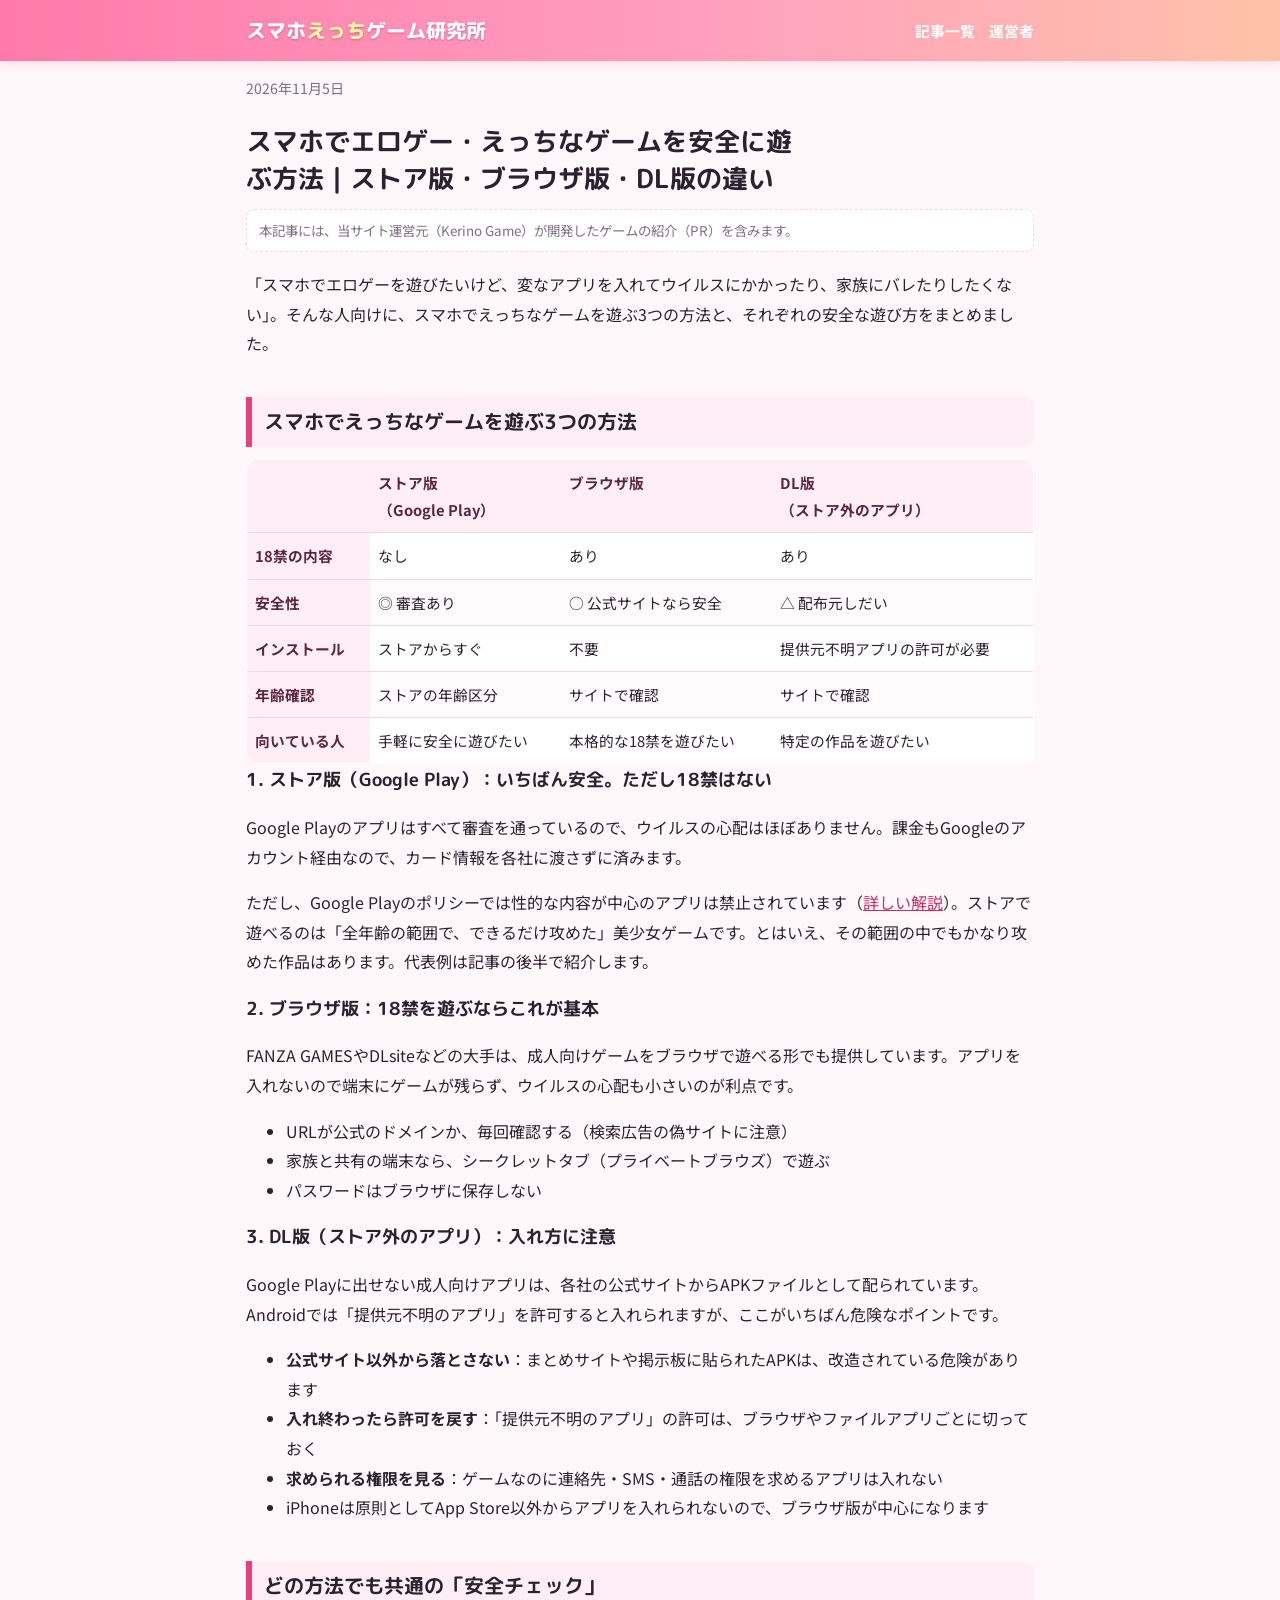
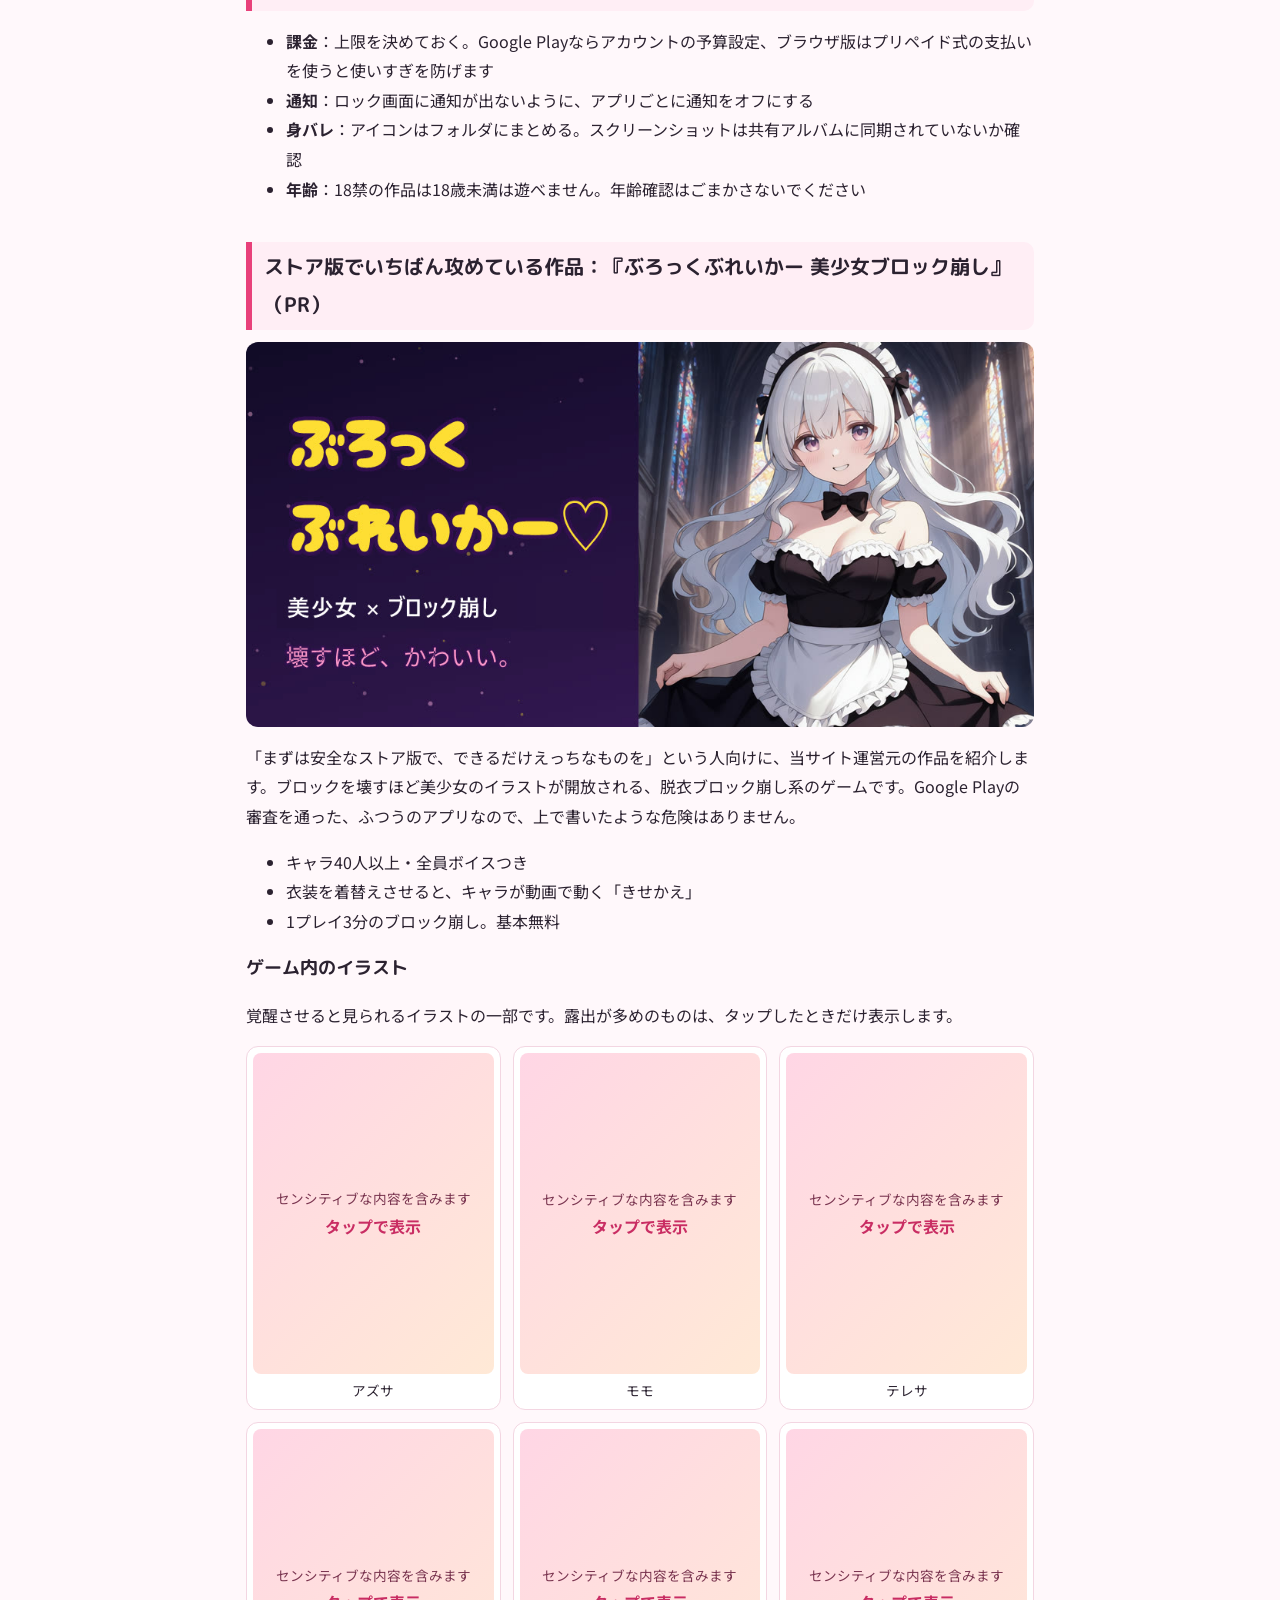
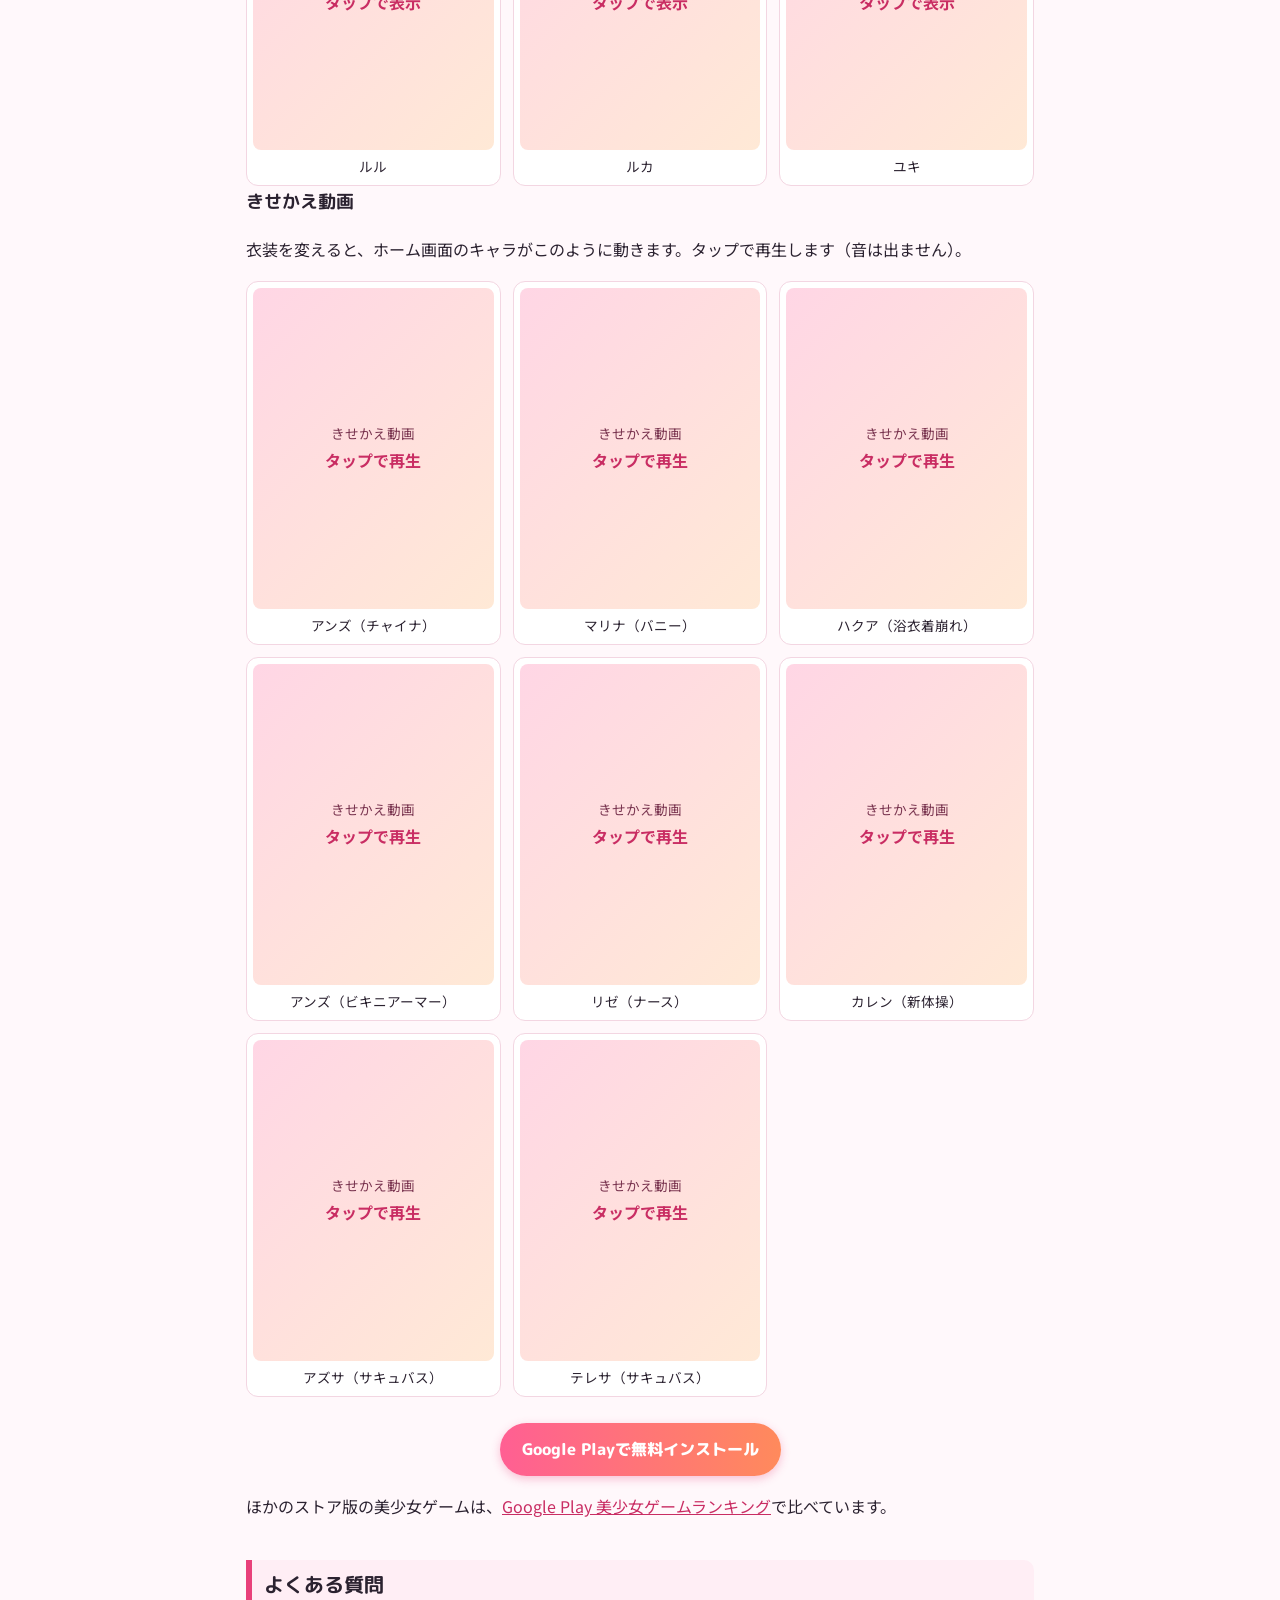
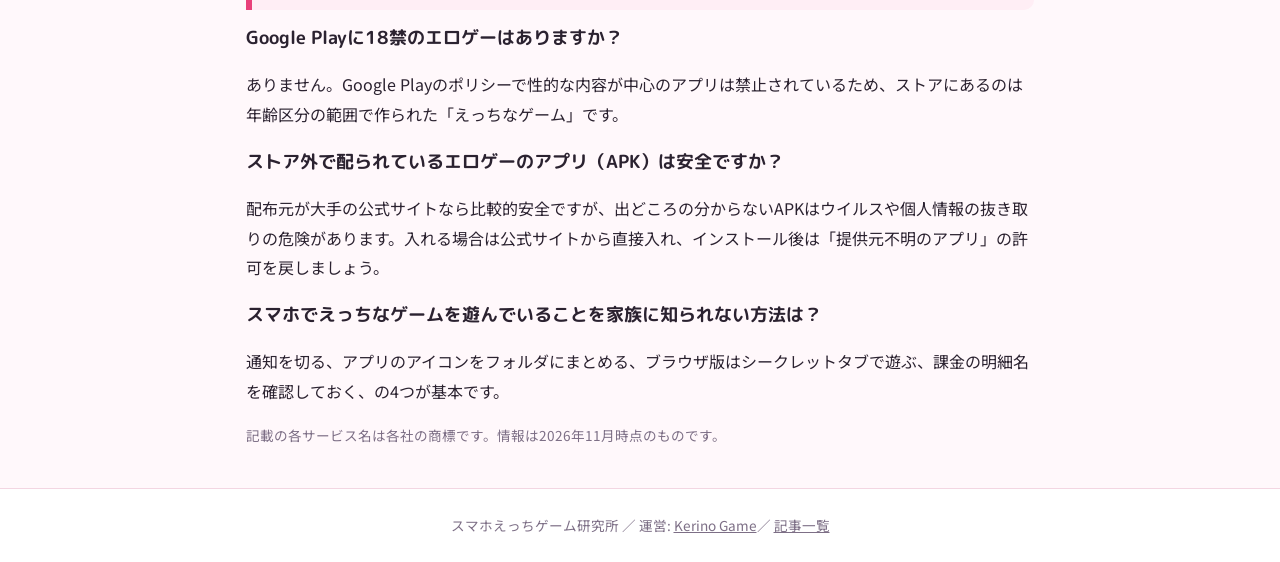
<file: smartphone-ecchi-game-safe.html>
<!DOCTYPE html>
<html lang="ja">
<head>
<meta name="google-site-verification" content="uFmAhT1BtxSISixo9vFhw_oFnnRUsoH3mycrjGw6KRs" />
<meta charset="UTF-8">
<meta name="viewport" content="width=device-width, initial-scale=1.0">
<title>スマホでエロゲー・えっちなゲームを安全に遊ぶ方法｜ストア版・ブラウザ版・DL版の違い｜スマホえっちゲーム研究所</title>
<meta name="description" content="スマホでエロゲーやえっちなゲームを遊びたい人向けに、Google Playのストア版・ブラウザ版・DL版（アプリ外配布）の違いと、ウイルス・課金・身バレを避けるための安全チェックをまとめました。">
<link rel="canonical" href="https://ecchi-game-lab.com/smartphone-ecchi-game-safe.html">
<meta property="og:type" content="article">
<meta property="og:site_name" content="スマホえっちゲーム研究所">
<meta property="og:title" content="スマホでエロゲー・えっちなゲームを安全に遊ぶ方法｜ストア版・ブラウザ版・DL版の違い">
<meta property="og:url" content="https://ecchi-game-lab.com/smartphone-ecchi-game-safe.html">
<meta property="og:image" content="https://ecchi-game-lab.com/assets/blockbreaker_banner.jpg">
<link href="https://fonts.googleapis.com/css2?family=M+PLUS+Rounded+1c:wght@700;800&family=Noto+Sans+JP:wght@400;700&display=swap" rel="stylesheet">
<link rel="stylesheet" href="assets/style.css">
<script type="application/ld+json">
{"@context":"https://schema.org","@type":"FAQPage","mainEntity":[
{"@type":"Question","name":"Google Playに18禁のエロゲーはありますか？","acceptedAnswer":{"@type":"Answer","text":"ありません。Google Playのポリシーで性的な内容が中心のアプリは禁止されているため、ストアにあるのは全年齢〜成人向け区分の範囲で作られた「えっちなゲーム」です。"}},
{"@type":"Question","name":"ストア外で配られているエロゲーのアプリ（APK）は安全ですか？","acceptedAnswer":{"@type":"Answer","text":"配布元が大手の公式サイトなら比較的安全ですが、出どころの分からないAPKはウイルスや個人情報の抜き取りの危険があります。入れる場合は公式サイトから直接入れ、インストール後は「提供元不明のアプリ」の許可を戻しましょう。"}},
{"@type":"Question","name":"スマホでえっちなゲームを遊んでいることを家族に知られない方法は？","acceptedAnswer":{"@type":"Answer","text":"通知を切る、アプリのアイコンをフォルダにまとめる、ブラウザ版はシークレットタブで遊ぶ、課金の明細名を確認しておく、の4つが基本です。"}}
]}
</script>
</head>
<body>
<header class="site"><div class="wrap"><a class="logo" href="./">スマホ<span>えっち</span>ゲーム研究所</a><nav class="main"><a href="./">記事一覧</a><a href="about.html">運営者</a></nav></div></header>
<main class="wrap">
<p class="date">2026年11月5日</p>
<h1>スマホでエロゲー・えっちなゲームを安全に遊ぶ方法｜ストア版・ブラウザ版・DL版の違い</h1>
<p class="pr">本記事には、当サイト運営元（Kerino Game）が開発したゲームの紹介（PR）を含みます。</p>

<p>「スマホでエロゲーを遊びたいけど、変なアプリを入れてウイルスにかかったり、家族にバレたりしたくない」。そんな人向けに、スマホでえっちなゲームを遊ぶ3つの方法と、それぞれの安全な遊び方をまとめました。</p>

<h2>スマホでえっちなゲームを遊ぶ3つの方法</h2>
<div class="tablewrap"><table>
<thead><tr><th></th><th>ストア版<br>（Google Play）</th><th>ブラウザ版</th><th>DL版<br>（ストア外のアプリ）</th></tr></thead>
<tbody>
<tr><th>18禁の内容</th><td>なし</td><td>あり</td><td>あり</td></tr>
<tr><th>安全性</th><td>◎ 審査あり</td><td>○ 公式サイトなら安全</td><td>△ 配布元しだい</td></tr>
<tr><th>インストール</th><td>ストアからすぐ</td><td>不要</td><td>提供元不明アプリの許可が必要</td></tr>
<tr><th>年齢確認</th><td>ストアの年齢区分</td><td>サイトで確認</td><td>サイトで確認</td></tr>
<tr><th>向いている人</th><td>手軽に安全に遊びたい</td><td>本格的な18禁を遊びたい</td><td>特定の作品を遊びたい</td></tr>
</tbody>
</table></div>

<h3>1. ストア版（Google Play）：いちばん安全。ただし18禁はない</h3>
<p>Google Playのアプリはすべて審査を通っているので、ウイルスの心配はほぼありません。課金もGoogleのアカウント経由なので、カード情報を各社に渡さずに済みます。</p>
<p>ただし、Google Playのポリシーでは性的な内容が中心のアプリは禁止されています（<a href="no-r18-on-google-play.html">詳しい解説</a>）。ストアで遊べるのは「全年齢の範囲で、できるだけ攻めた」美少女ゲームです。とはいえ、その範囲の中でもかなり攻めた作品はあります。代表例は記事の後半で紹介します。</p>

<h3>2. ブラウザ版：18禁を遊ぶならこれが基本</h3>
<p>FANZA GAMESやDLsiteなどの大手は、成人向けゲームをブラウザで遊べる形でも提供しています。アプリを入れないので端末にゲームが残らず、ウイルスの心配も小さいのが利点です。</p>
<ul>
<li>URLが公式のドメインか、毎回確認する（検索広告の偽サイトに注意）</li>
<li>家族と共有の端末なら、シークレットタブ（プライベートブラウズ）で遊ぶ</li>
<li>パスワードはブラウザに保存しない</li>
</ul>

<h3>3. DL版（ストア外のアプリ）：入れ方に注意</h3>
<p>Google Playに出せない成人向けアプリは、各社の公式サイトからAPKファイルとして配られています。Androidでは「提供元不明のアプリ」を許可すると入れられますが、ここがいちばん危険なポイントです。</p>
<ul>
<li><strong>公式サイト以外から落とさない</strong>：まとめサイトや掲示板に貼られたAPKは、改造されている危険があります</li>
<li><strong>入れ終わったら許可を戻す</strong>：「提供元不明のアプリ」の許可は、ブラウザやファイルアプリごとに切っておく</li>
<li><strong>求められる権限を見る</strong>：ゲームなのに連絡先・SMS・通話の権限を求めるアプリは入れない</li>
<li>iPhoneは原則としてApp Store以外からアプリを入れられないので、ブラウザ版が中心になります</li>
</ul>

<h2>どの方法でも共通の「安全チェック」</h2>
<ul>
<li><strong>課金</strong>：上限を決めておく。Google Playならアカウントの予算設定、ブラウザ版はプリペイド式の支払いを使うと使いすぎを防げます</li>
<li><strong>通知</strong>：ロック画面に通知が出ないように、アプリごとに通知をオフにする</li>
<li><strong>身バレ</strong>：アイコンはフォルダにまとめる。スクリーンショットは共有アルバムに同期されていないか確認</li>
<li><strong>年齢</strong>：18禁の作品は18歳未満は遊べません。年齢確認はごまかさないでください</li>
</ul>

<h2>ストア版でいちばん攻めている作品：『ぶろっくぶれいかー 美少女ブロック崩し』（PR）</h2>
<div class="hero"><a href="https://play.google.com/store/apps/details?id=com.kerinogame.gachablockbreaker" rel="sponsored noopener"><img src="assets/blockbreaker_banner.jpg" alt="ぶろっくぶれいかー 美少女ブロック崩し" loading="lazy"></a></div>
<p>「まずは安全なストア版で、できるだけえっちなものを」という人向けに、当サイト運営元の作品を紹介します。ブロックを壊すほど美少女のイラストが開放される、脱衣ブロック崩し系のゲームです。Google Playの審査を通った、ふつうのアプリなので、上で書いたような危険はありません。</p>
<ul>
<li>キャラ40人以上・全員ボイスつき</li>
<li>衣装を着替えさせると、キャラが動画で動く「きせかえ」</li>
<li>1プレイ3分のブロック崩し。基本無料</li>
</ul>

<h3>ゲーム内のイラスト</h3>
<p>覚醒させると見られるイラストの一部です。露出が多めのものは、タップしたときだけ表示します。</p>
<div class="gallery">
<figure class="g tap"><button type="button" class="reveal" data-src="assets/sensitive/m_i06.jpg" data-cap="アズサ"><span>センシティブな内容を含みます<br><b>タップで表示</b></span></button><figcaption>アズサ</figcaption></figure>
<figure class="g tap"><button type="button" class="reveal" data-src="assets/sensitive/m_i23.jpg" data-cap="モモ"><span>センシティブな内容を含みます<br><b>タップで表示</b></span></button><figcaption>モモ</figcaption></figure>
<figure class="g tap"><button type="button" class="reveal" data-src="assets/sensitive/m_i40.jpg" data-cap="テレサ"><span>センシティブな内容を含みます<br><b>タップで表示</b></span></button><figcaption>テレサ</figcaption></figure>
<figure class="g tap"><button type="button" class="reveal" data-src="assets/sensitive/m_i16.jpg" data-cap="ルル"><span>センシティブな内容を含みます<br><b>タップで表示</b></span></button><figcaption>ルル</figcaption></figure>
<figure class="g tap"><button type="button" class="reveal" data-src="assets/sensitive/m_i33.jpg" data-cap="ルカ"><span>センシティブな内容を含みます<br><b>タップで表示</b></span></button><figcaption>ルカ</figcaption></figure>
<figure class="g tap"><button type="button" class="reveal" data-src="assets/sensitive/m_i44.jpg" data-cap="ユキ"><span>センシティブな内容を含みます<br><b>タップで表示</b></span></button><figcaption>ユキ</figcaption></figure>
</div>

<h3>きせかえ動画</h3>
<p>衣装を変えると、ホーム画面のキャラがこのように動きます。タップで再生します（音は出ません）。</p>
<div class="gallery">
<figure class="g tap"><button type="button" class="reveal" data-video="assets/sensitive/m_v029.mp4" data-cap="アンズ（チャイナ）"><span>きせかえ動画<br><b>タップで再生</b></span></button><figcaption>アンズ（チャイナ）</figcaption></figure>
<figure class="g tap"><button type="button" class="reveal" data-video="assets/sensitive/m_v033.mp4" data-cap="マリナ（バニー）"><span>きせかえ動画<br><b>タップで再生</b></span></button><figcaption>マリナ（バニー）</figcaption></figure>
<figure class="g tap"><button type="button" class="reveal" data-video="assets/sensitive/m_v038.mp4" data-cap="ハクア（浴衣着崩れ）"><span>きせかえ動画<br><b>タップで再生</b></span></button><figcaption>ハクア（浴衣着崩れ）</figcaption></figure>
<figure class="g tap"><button type="button" class="reveal" data-video="assets/sensitive/m_v053.mp4" data-cap="アンズ（ビキニアーマー）"><span>きせかえ動画<br><b>タップで再生</b></span></button><figcaption>アンズ（ビキニアーマー）</figcaption></figure>
<figure class="g tap"><button type="button" class="reveal" data-video="assets/sensitive/m_v066.mp4" data-cap="リゼ（ナース）"><span>きせかえ動画<br><b>タップで再生</b></span></button><figcaption>リゼ（ナース）</figcaption></figure>
<figure class="g tap"><button type="button" class="reveal" data-video="assets/sensitive/m_v102.mp4" data-cap="カレン（新体操）"><span>きせかえ動画<br><b>タップで再生</b></span></button><figcaption>カレン（新体操）</figcaption></figure>
<figure class="g tap"><button type="button" class="reveal" data-video="assets/sensitive/m_v183.mp4" data-cap="アズサ（サキュバス）"><span>きせかえ動画<br><b>タップで再生</b></span></button><figcaption>アズサ（サキュバス）</figcaption></figure>
<figure class="g tap"><button type="button" class="reveal" data-video="assets/sensitive/m_v188.mp4" data-cap="テレサ（サキュバス）"><span>きせかえ動画<br><b>タップで再生</b></span></button><figcaption>テレサ（サキュバス）</figcaption></figure>
</div>
<p style="text-align:center"><a class="btn" href="https://play.google.com/store/apps/details?id=com.kerinogame.gachablockbreaker" rel="sponsored noopener">Google Playで無料インストール</a></p>
<p>ほかのストア版の美少女ゲームは、<a href="ranking-google-play-bishoujo.html">Google Play 美少女ゲームランキング</a>で比べています。</p>

<h2>よくある質問</h2>
<h3>Google Playに18禁のエロゲーはありますか？</h3>
<p>ありません。Google Playのポリシーで性的な内容が中心のアプリは禁止されているため、ストアにあるのは年齢区分の範囲で作られた「えっちなゲーム」です。</p>
<h3>ストア外で配られているエロゲーのアプリ（APK）は安全ですか？</h3>
<p>配布元が大手の公式サイトなら比較的安全ですが、出どころの分からないAPKはウイルスや個人情報の抜き取りの危険があります。入れる場合は公式サイトから直接入れ、インストール後は「提供元不明のアプリ」の許可を戻しましょう。</p>
<h3>スマホでえっちなゲームを遊んでいることを家族に知られない方法は？</h3>
<p>通知を切る、アプリのアイコンをフォルダにまとめる、ブラウザ版はシークレットタブで遊ぶ、課金の明細名を確認しておく、の4つが基本です。</p>

<p class="small">記載の各サービス名は各社の商標です。情報は2026年11月時点のものです。</p>
</main>
<footer class="site">スマホえっちゲーム研究所 ／ 運営: <a href="about.html">Kerino Game</a>／ <a href="./">記事一覧</a></footer>
<script src="assets/reveal.js"></script>
</body>
</html>
</file>
<file: assets/style.css>
/* 2026-11-3 ユーザー「サイト全体が暗い」→ 明るい配色（白〜淡いピンクの地・濃い文字・ピンクの差し色） */
:root{--bg:#fff8fb;--panel:#ffffff;--soft:#ffeef5;--line:#f3d6e2;--ink:#2b2230;--muted:#7d6f86;--accent:#e8407a;--accent-ink:#c92d63;--accent2:#ff9f43;--gold:#f5b700;--goldbg:#fff7da}
*{box-sizing:border-box}
body{margin:0;background:var(--bg);color:var(--ink);font-family:"Noto Sans JP",system-ui,sans-serif;line-height:1.85}
a{color:var(--accent-ink)}
.wrap{max-width:820px;margin:0 auto;padding:0 16px}
header.site{background:linear-gradient(90deg,#ff7aa8,#ff9fc0 55%,#ffc2a8);box-shadow:0 2px 10px rgba(232,64,122,.18)}
header.site .wrap{display:flex;align-items:center;justify-content:space-between;flex-wrap:wrap;gap:6px;padding:12px 16px}
.logo{font-family:"M PLUS Rounded 1c",sans-serif;font-weight:800;font-size:1.25rem;color:#fff;text-decoration:none;text-shadow:0 1px 2px rgba(150,20,70,.35)}
.logo span{color:#fff6a8}
nav.main a{color:#fff;text-decoration:none;margin-left:14px;font-size:.92rem;font-weight:700}
nav.main a:hover{text-decoration:underline}
h1{font-family:"M PLUS Rounded 1c",sans-serif;font-size:1.6rem;line-height:1.45;margin:22px 0 10px;text-wrap:balance}
h2{font-family:"M PLUS Rounded 1c",sans-serif;font-size:1.28rem;margin:38px 0 12px;padding:6px 12px;border-left:6px solid var(--accent);background:var(--soft);border-radius:0 10px 10px 0}
h3{font-family:"M PLUS Rounded 1c",sans-serif;font-size:1.1rem;margin:0 0 6px}
.date{color:var(--muted);font-size:.88rem}
.pr{font-size:.84rem;color:var(--muted);background:#fff;border:1px dashed var(--line);border-radius:8px;padding:8px 12px;margin:12px 0 18px}
.lead{background:#fff4e8;border-left:4px solid var(--accent2);padding:12px 16px;border-radius:0 10px 10px 0;margin:14px 0 20px}
.card{background:var(--panel);border:1px solid var(--line);border-radius:14px;padding:16px;margin:16px 0;box-shadow:0 2px 10px rgba(232,64,122,.07)}
.card.top{border:2px solid var(--gold);background:linear-gradient(180deg,var(--goldbg),#fff 60%);box-shadow:0 4px 18px rgba(245,183,0,.22)}
.badge{display:inline-block;background:var(--accent);color:#fff;font-weight:800;font-family:"M PLUS Rounded 1c",sans-serif;border-radius:999px;padding:1px 12px;margin-right:8px}
.top .badge{background:var(--gold);color:#3a2a00}
.tag{display:inline-block;font-size:.75rem;background:#efe6f3;color:#5b4d66;border-radius:4px;padding:0 6px;margin-left:6px;vertical-align:middle}
.meta{color:var(--muted);font-size:.9rem;margin:4px 0 8px}
.stars{color:var(--gold);letter-spacing:1px}
.btn{display:inline-block;background:linear-gradient(90deg,#ff5f93,#ff8a5c);color:#fff;text-decoration:none;font-weight:800;font-family:"M PLUS Rounded 1c",sans-serif;padding:12px 22px;border-radius:999px;margin-top:10px;box-shadow:0 3px 10px rgba(232,64,122,.3)}
.btn:hover{opacity:.92}
.hero img{width:100%;border-radius:12px;display:block;margin:10px 0}
.tablewrap,.wrap>table{overflow-x:auto}
table{width:100%;border-collapse:collapse;font-size:.92rem;background:var(--panel);border-radius:12px;overflow:hidden;border:1px solid var(--line)}
th,td{padding:9px 8px;border-bottom:1px solid var(--line);text-align:left;vertical-align:top}
th{background:var(--soft);color:#5a2840}
tr:nth-child(even) td{background:#fffafc}
.faq dt{font-weight:700;margin-top:14px}
.faq dd{margin:4px 0 0 0;color:#4a3f52}
.list a.item{display:block;background:var(--panel);border:1px solid var(--line);border-radius:12px;padding:14px 16px;margin:12px 0;text-decoration:none;color:var(--ink);box-shadow:0 2px 8px rgba(232,64,122,.06)}
.list a.item:hover{border-color:var(--accent);box-shadow:0 4px 14px rgba(232,64,122,.15)}
.list .t{font-weight:700;font-family:"M PLUS Rounded 1c",sans-serif;color:var(--accent-ink)}
.list .d{color:var(--muted);font-size:.9rem}
footer.site{border-top:1px solid var(--line);background:#fff;margin-top:40px;padding:24px 16px;color:var(--muted);font-size:.85rem;text-align:center}
footer.site a{color:var(--muted)}
.toc{background:#fff;border:1px solid var(--line);border-radius:12px;padding:12px 16px;font-size:.95rem}
.small{font-size:.85rem;color:var(--muted)}
.latest-t{font-size:1.2rem;margin:4px 0 8px}
.latest-t a{color:var(--ink);text-decoration:none}
.latest-t a:hover{color:var(--accent-ink)}
.mini-h{font-family:"M PLUS Rounded 1c",sans-serif;font-size:1.05rem;margin:18px 0 8px;color:var(--accent-ink)}
.mini{display:grid;grid-template-columns:1fr 1fr;gap:12px}
.mini figure{margin:0;background:var(--soft);border-radius:12px;padding:10px;min-width:0}
.mini img{width:100%;max-height:340px;object-fit:cover;object-position:top;border-radius:8px;display:block}
.mini figcaption{font-size:.9rem;line-height:1.7;margin-top:8px}
@media (max-width:560px){.mini{grid-template-columns:1fr}}
.gallery{display:grid;grid-template-columns:repeat(3,1fr);gap:12px}
@media (max-width:640px){.gallery{grid-template-columns:repeat(2,1fr)}}
.gallery .g{margin:0;min-width:0;background:#fff;border:1px solid var(--line);border-radius:12px;padding:6px}
.gallery img,.gallery video{width:100%;aspect-ratio:3/4;object-fit:cover;object-position:top;border-radius:8px;display:block;background:var(--soft)}
.gallery figcaption{font-size:.85rem;text-align:center;margin-top:4px}
.reveal{width:100%;aspect-ratio:3/4;border:0;border-radius:8px;background:linear-gradient(135deg,#ffd6e5,#ffe9d6);color:#7a3550;font:inherit;font-size:.85rem;cursor:pointer;display:flex;align-items:center;justify-content:center;text-align:center;padding:8px}
.reveal b{font-size:1rem;color:var(--accent-ink)}
.voice{background:var(--soft);border-radius:10px;padding:10px 14px;margin-top:16px;font-weight:700;color:var(--accent-ink);text-align:center}
</file>
